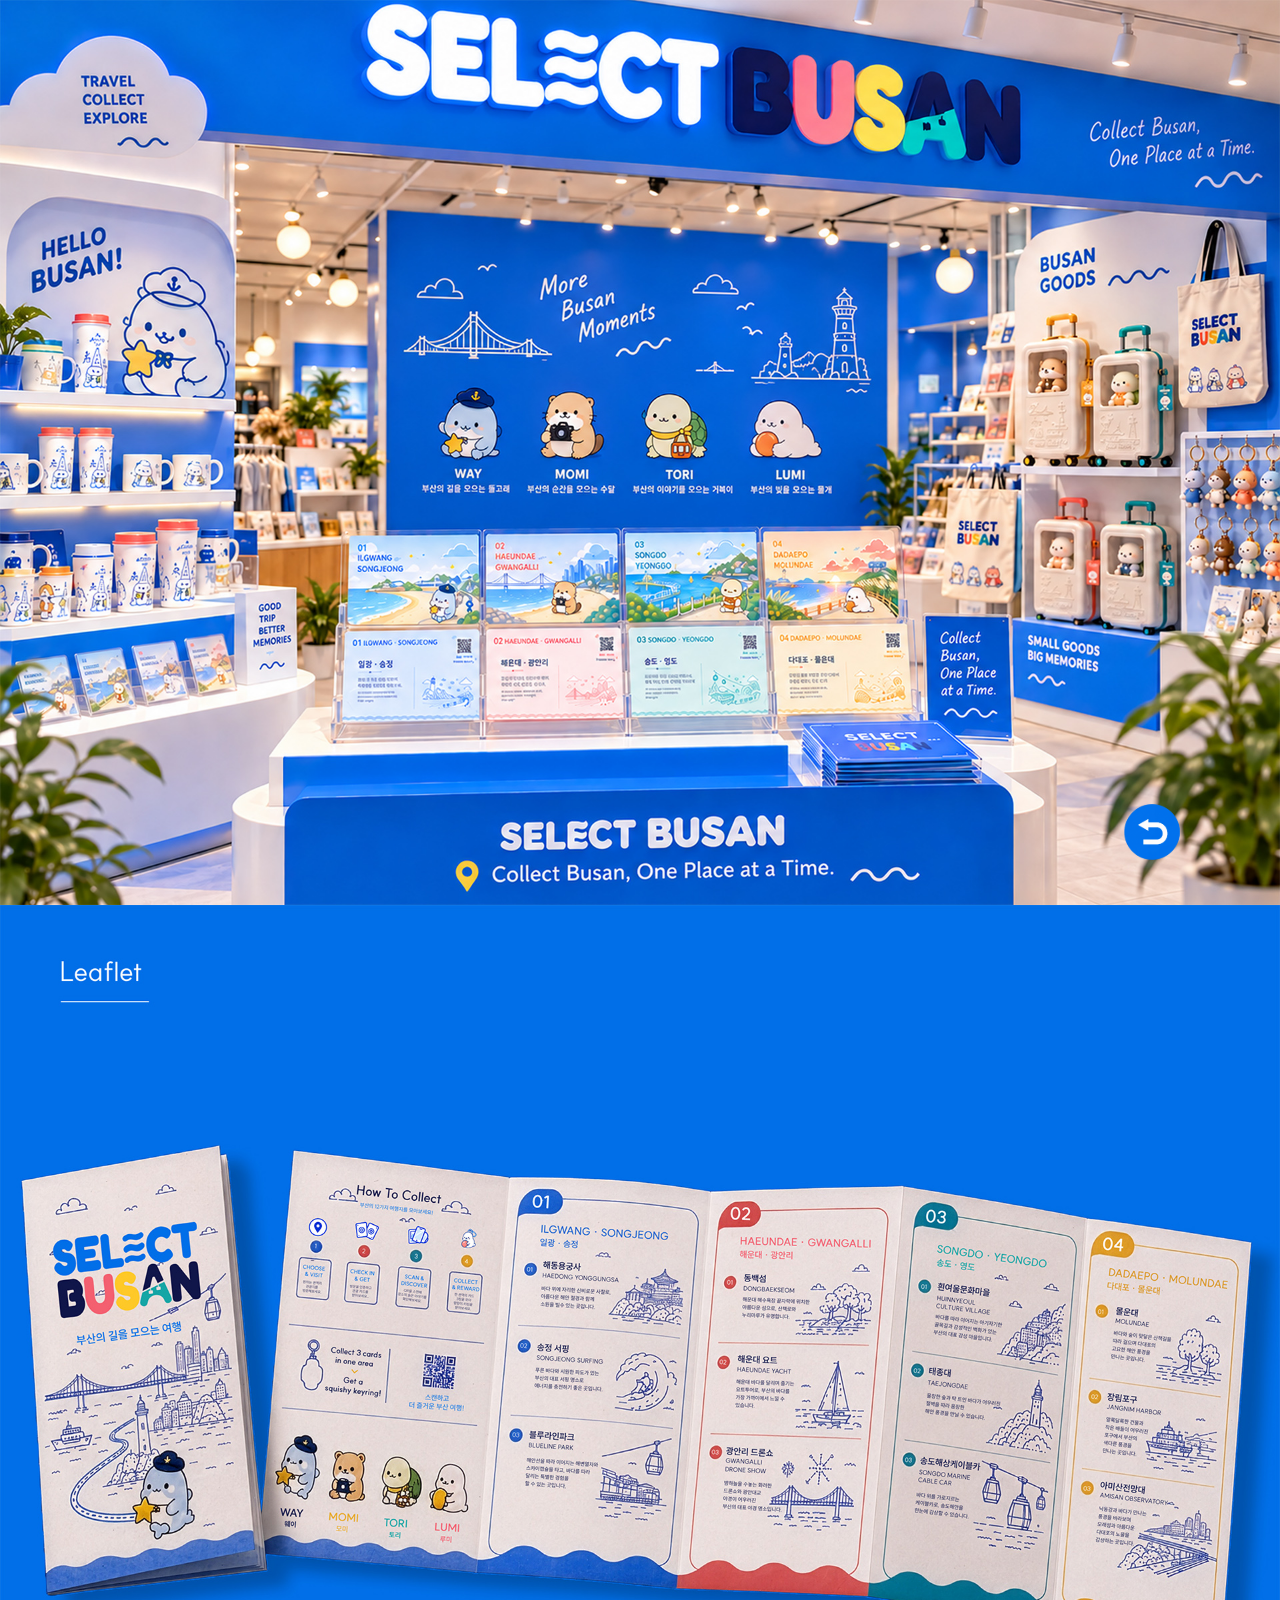
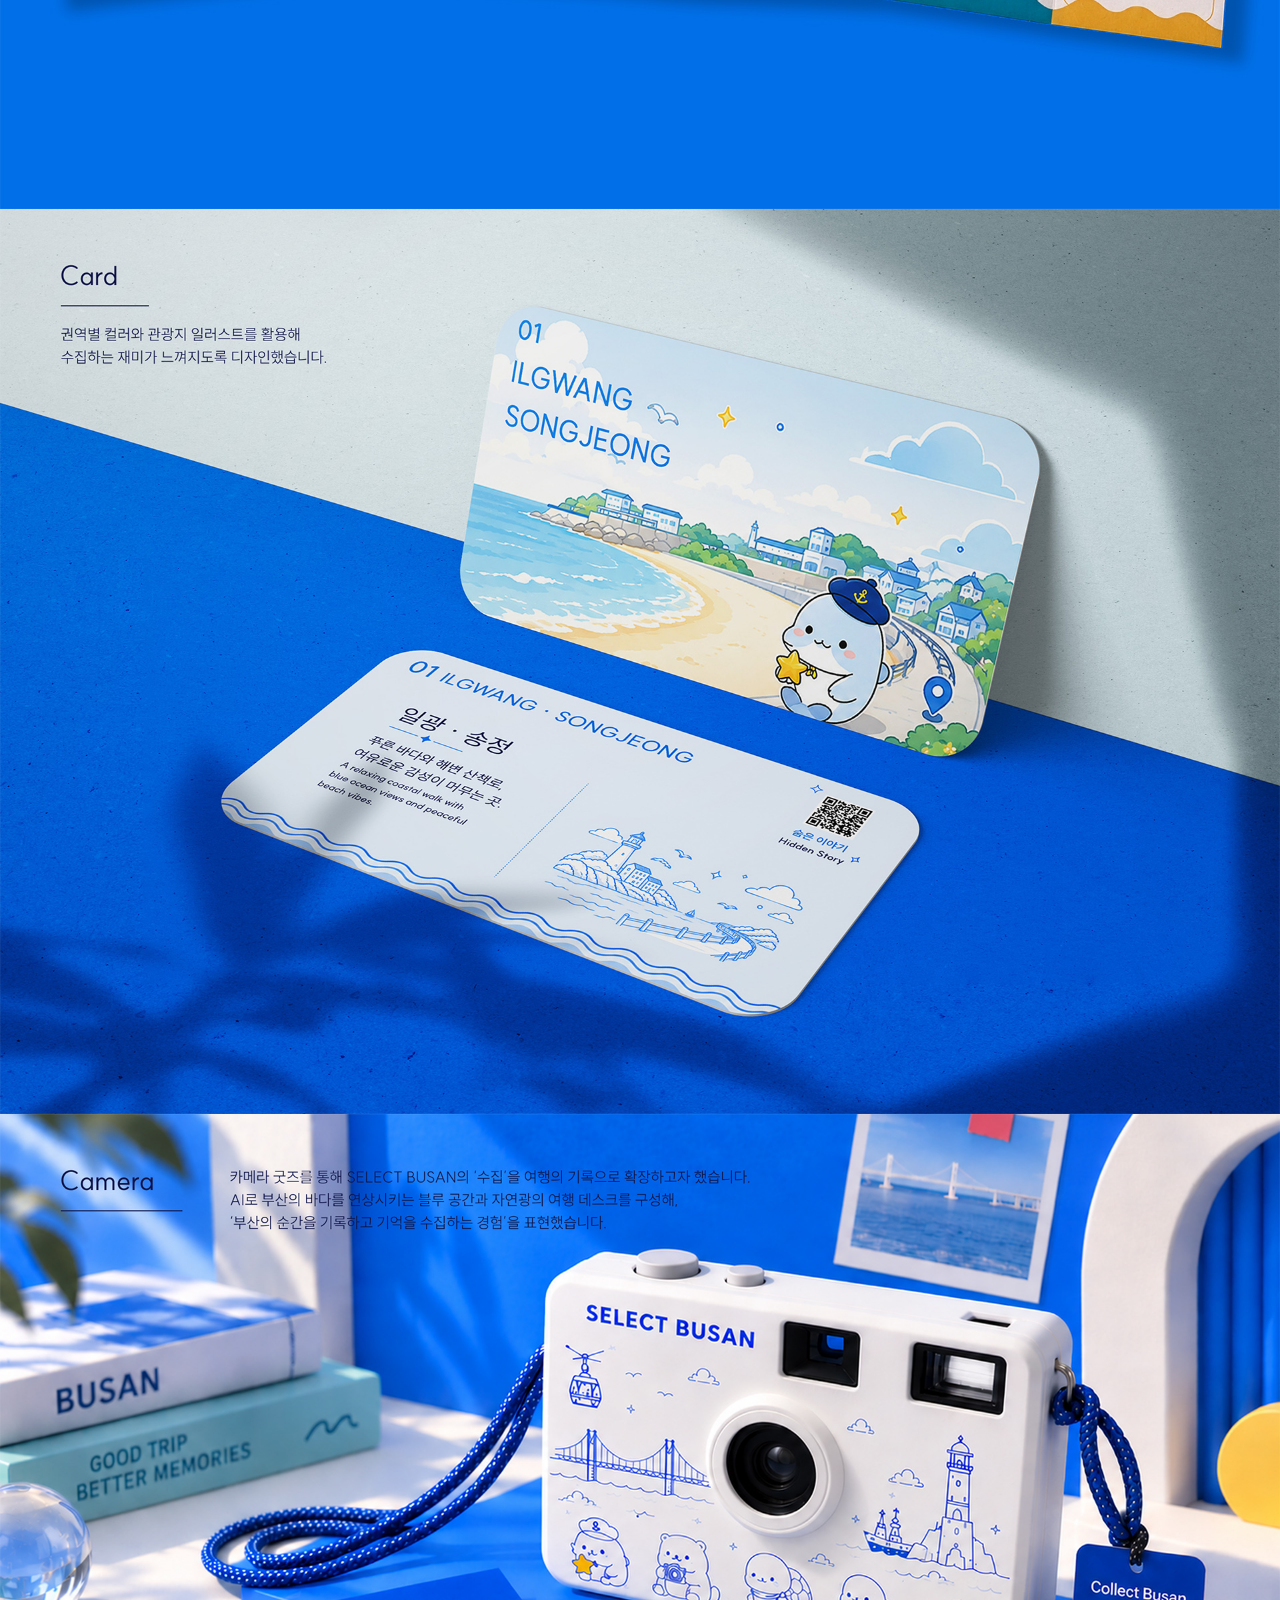
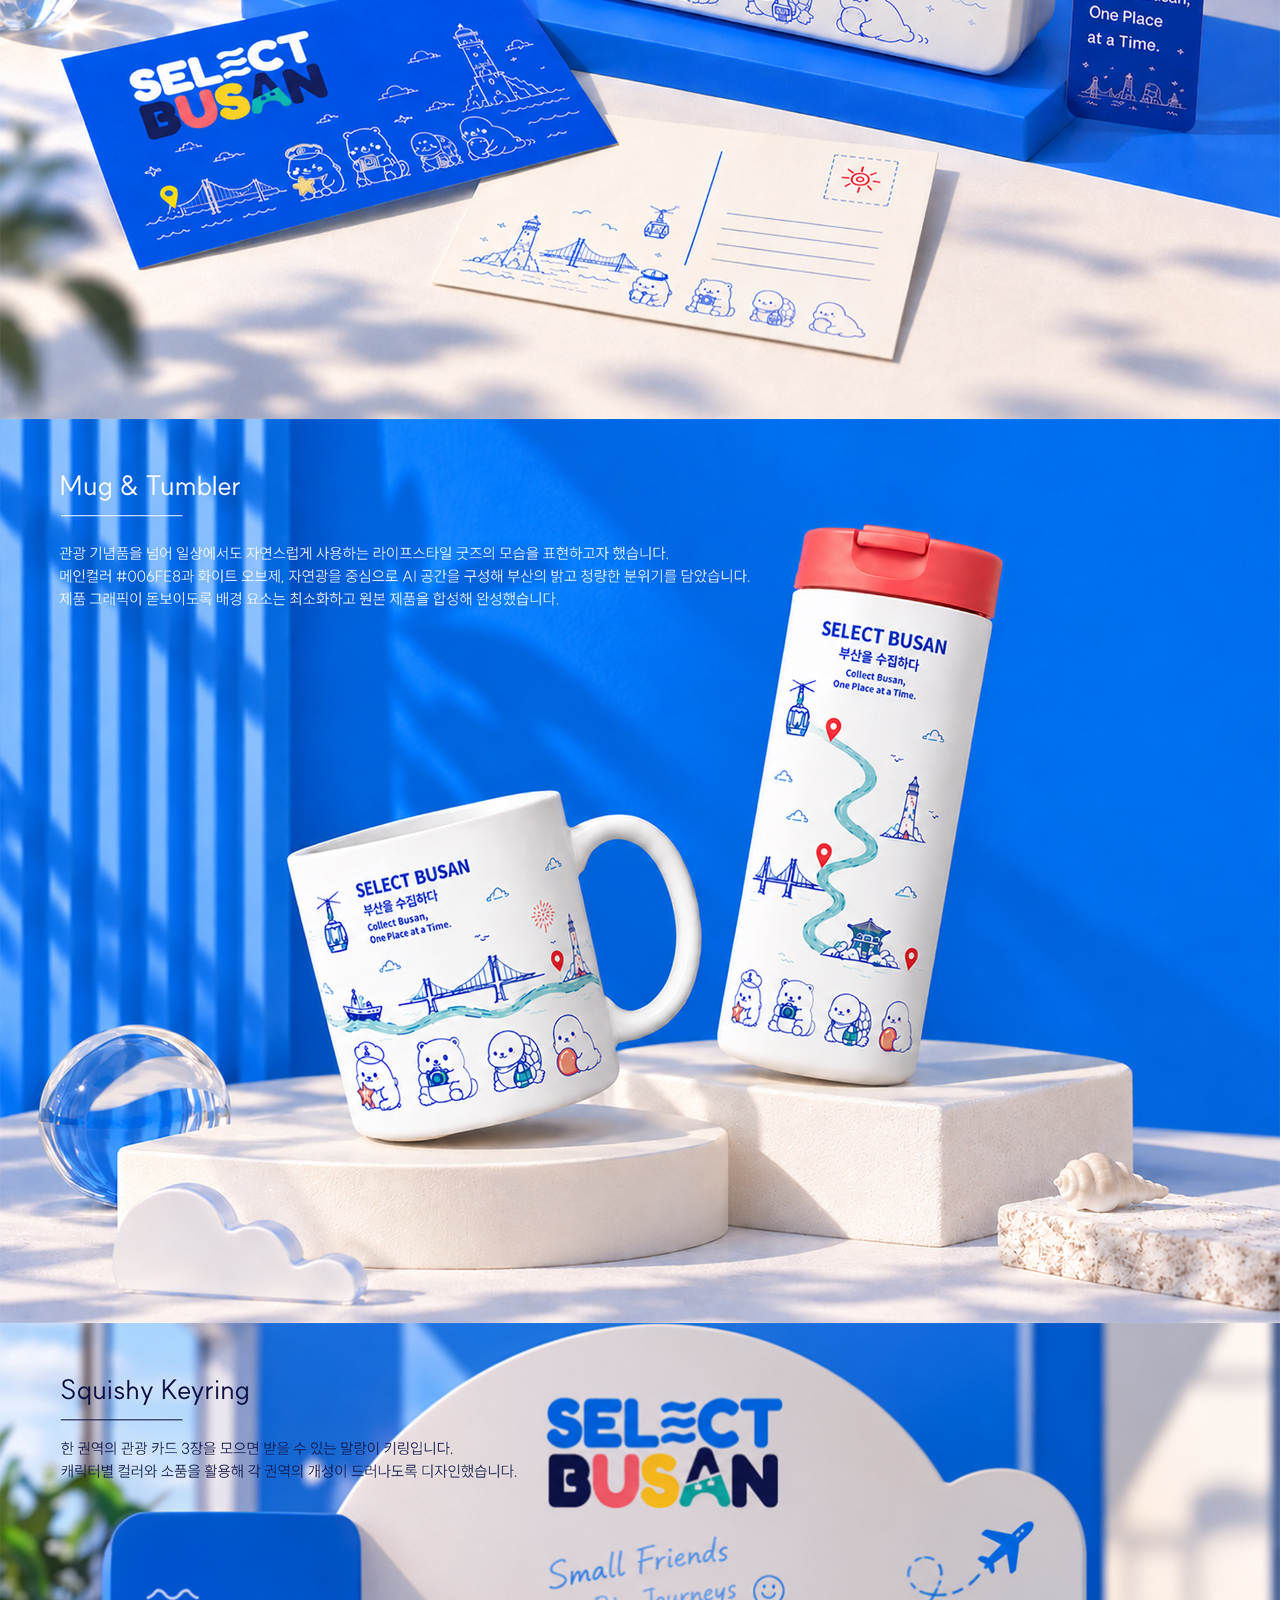
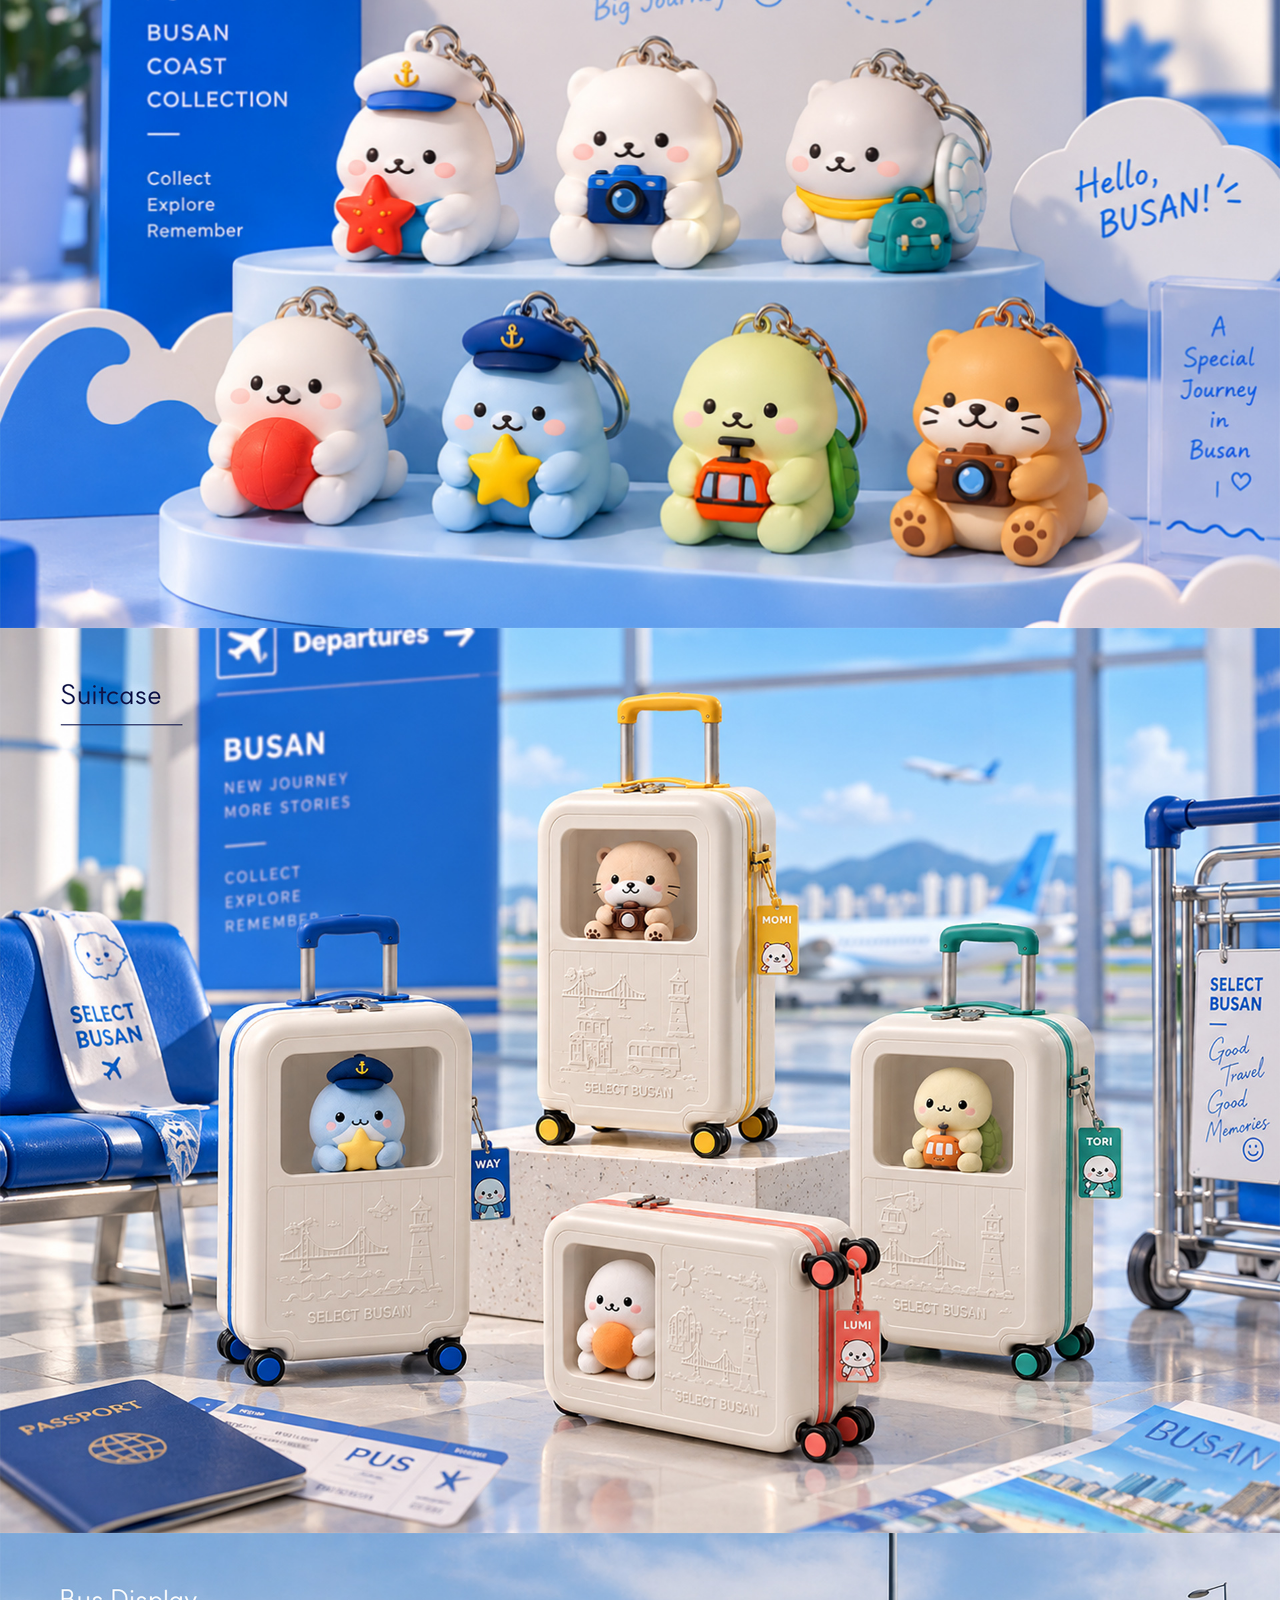
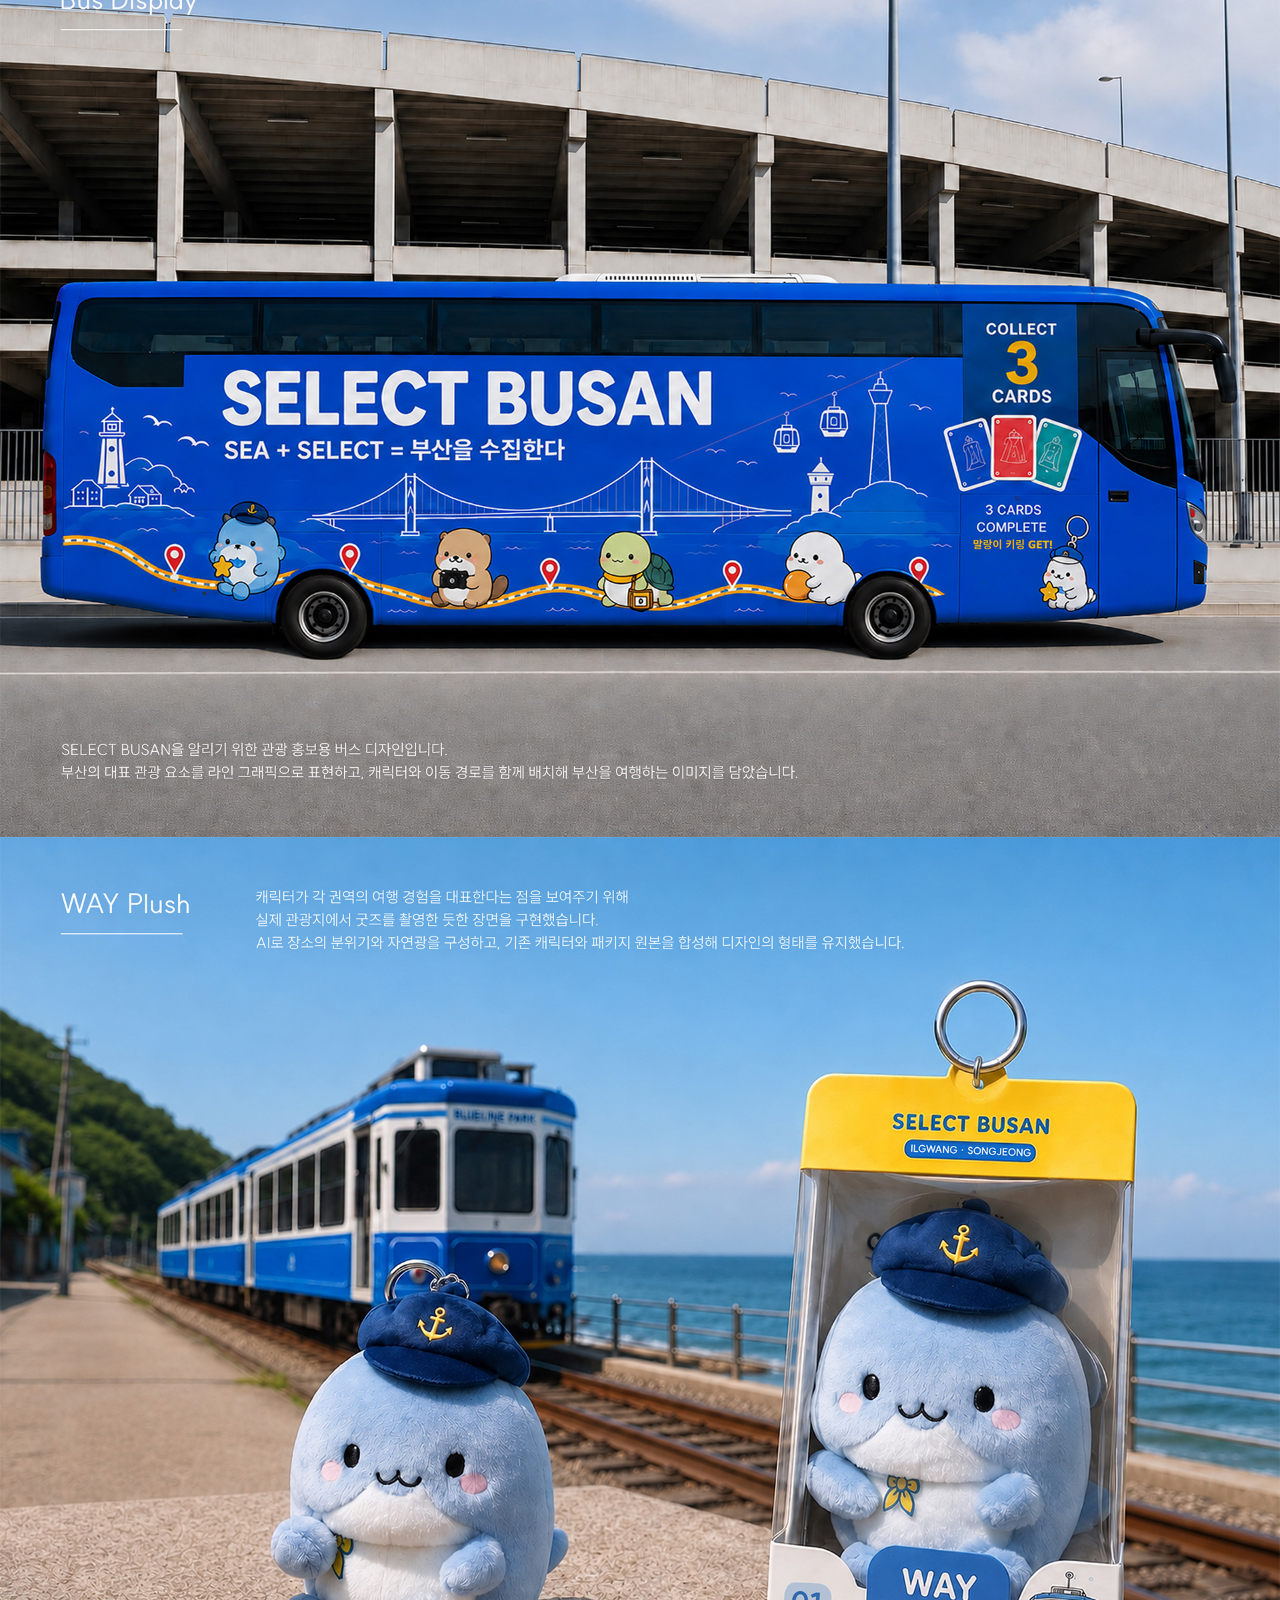
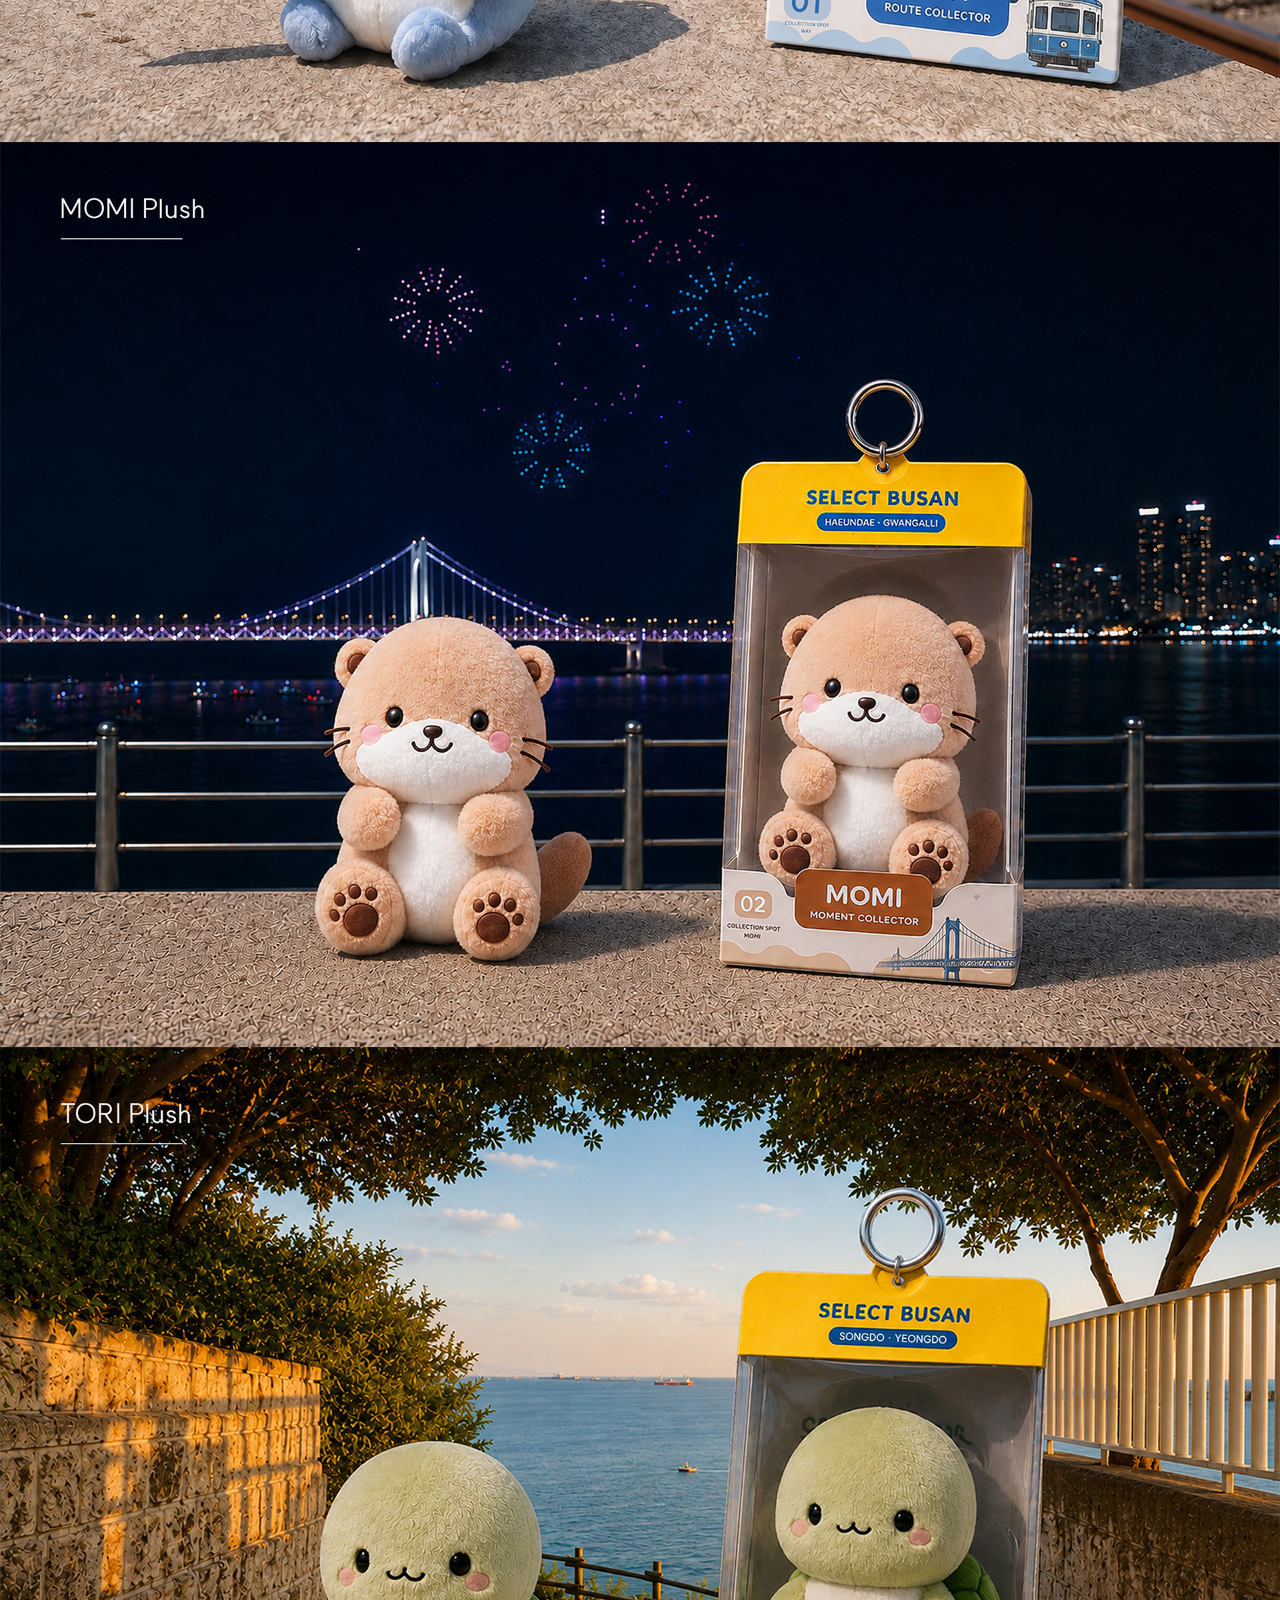
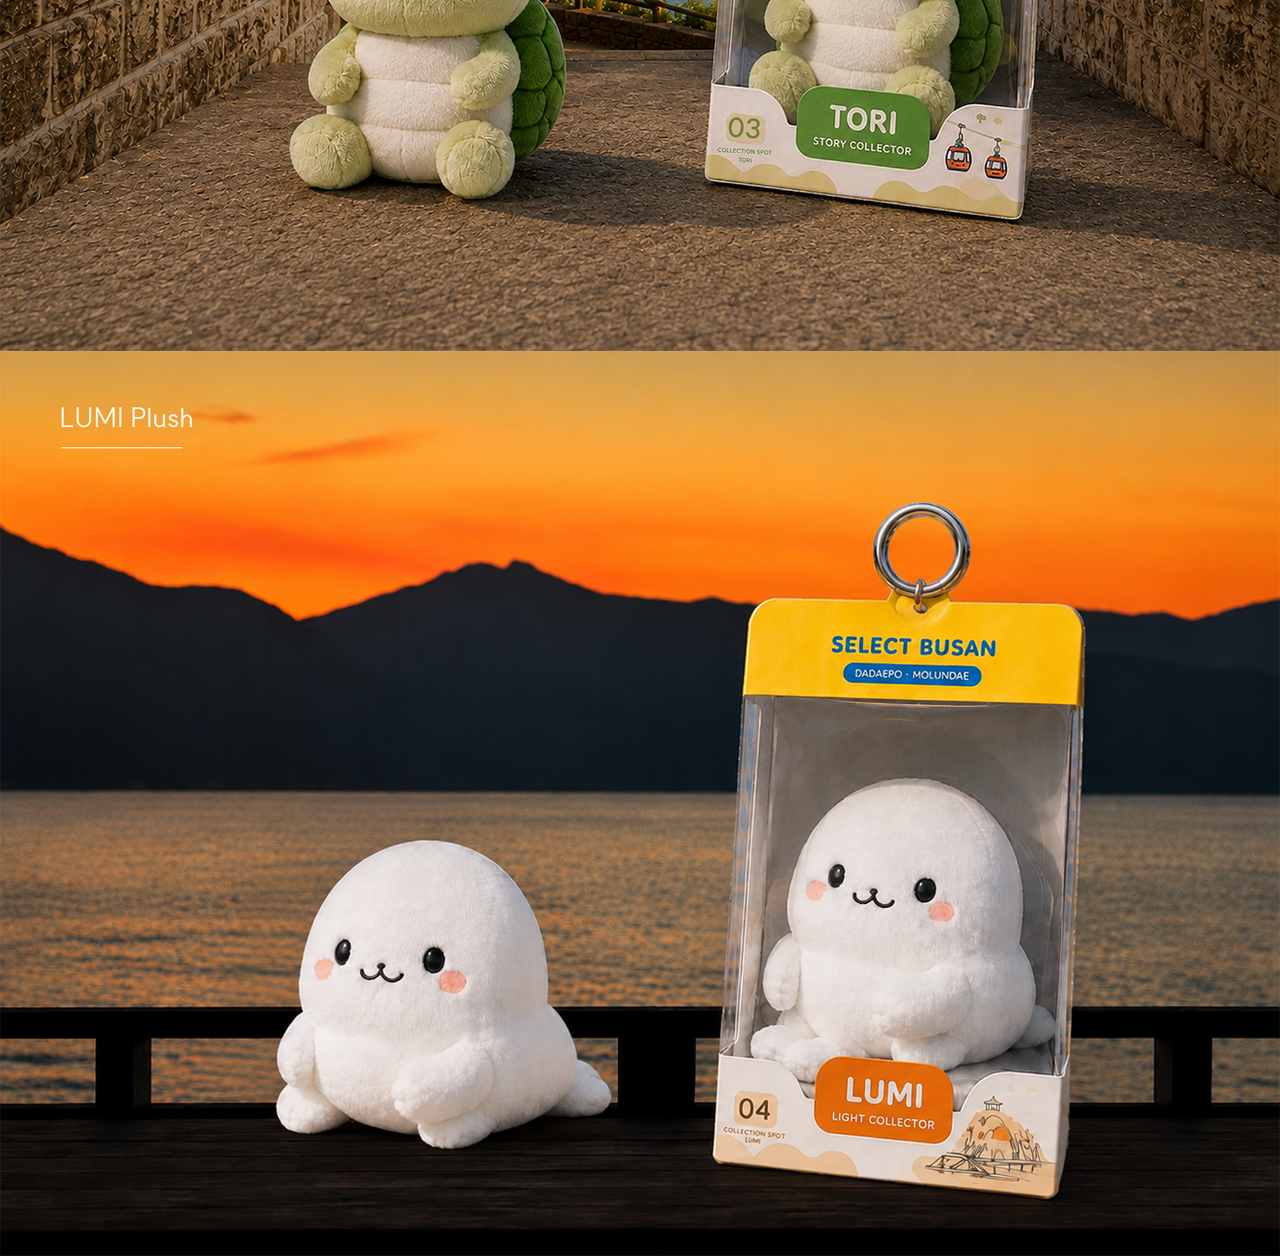
<file: guide/busan-mockup/index.html>
<!doctype html>
<html lang="ko">
	<head>
		<meta charset="utf-8">
		<meta http-equiv="X-UA-Compatible" content="IE=edge">
		<meta name="viewport" content="width=1320px">
		<title>SELECT BUSAN Mockup Guide</title>
    <link rel="shortcut icon" href="./images/favicon.png" type="image/x-icon">
		<link href="css/style.css" rel="stylesheet" type="text/css"> 
	</head>
  <body>
    <div>
     <img src="./images/19mockup_매장.jpg" alt="guide">
    </div>
    <div>
     <img src="./images/20mockup_리플릿.jpg" alt="guide">
    </div>
    <div>
     <img src="./images/21mockup_카드.jpg" alt="guide">
    </div>
    <div>
     <img src="./images/22mockup_카메라.jpg" alt="guide">
    </div>
    <div>
     <img src="./images/23mockup_머그,텀블러.jpg" alt="guide">
    </div>
    <div>
     <img src="./images/24mockup_키링.jpg" alt="guide">
    </div>
    <div>
     <img src="./images/25mockup_캐리어.jpg" alt="guide">
    </div>
    <div>
     <img src="./images/26mockup_버스.jpg" alt="guide">
    </div>
    <div>
     <img src="./images/27mockup_웨이.jpg" alt="guide">
    </div>
    <div>
     <img src="./images/28mockup_모미.jpg" alt="guide">
    </div>
    <div>
     <img src="./images/29mockup_토리.jpg" alt="guide">
    </div>
    <div>
     <img src="./images/30mockup_루미.jpg" alt="guide">
    </div>
	<div class="top fixed">
		<a href="#"><img src="images/top.png" alt="top"></a>
	</div>
	<div class="fixed2">
		<a href="../../index.html#branding" onclick="window.close()"><img src="images/back.png" alt="back"></a>
	</div>
	<script src="js/jquery-1.12.3.js"></script>
	<script src="js/sub_script.js"></script>
  </body>
</html>
</file>
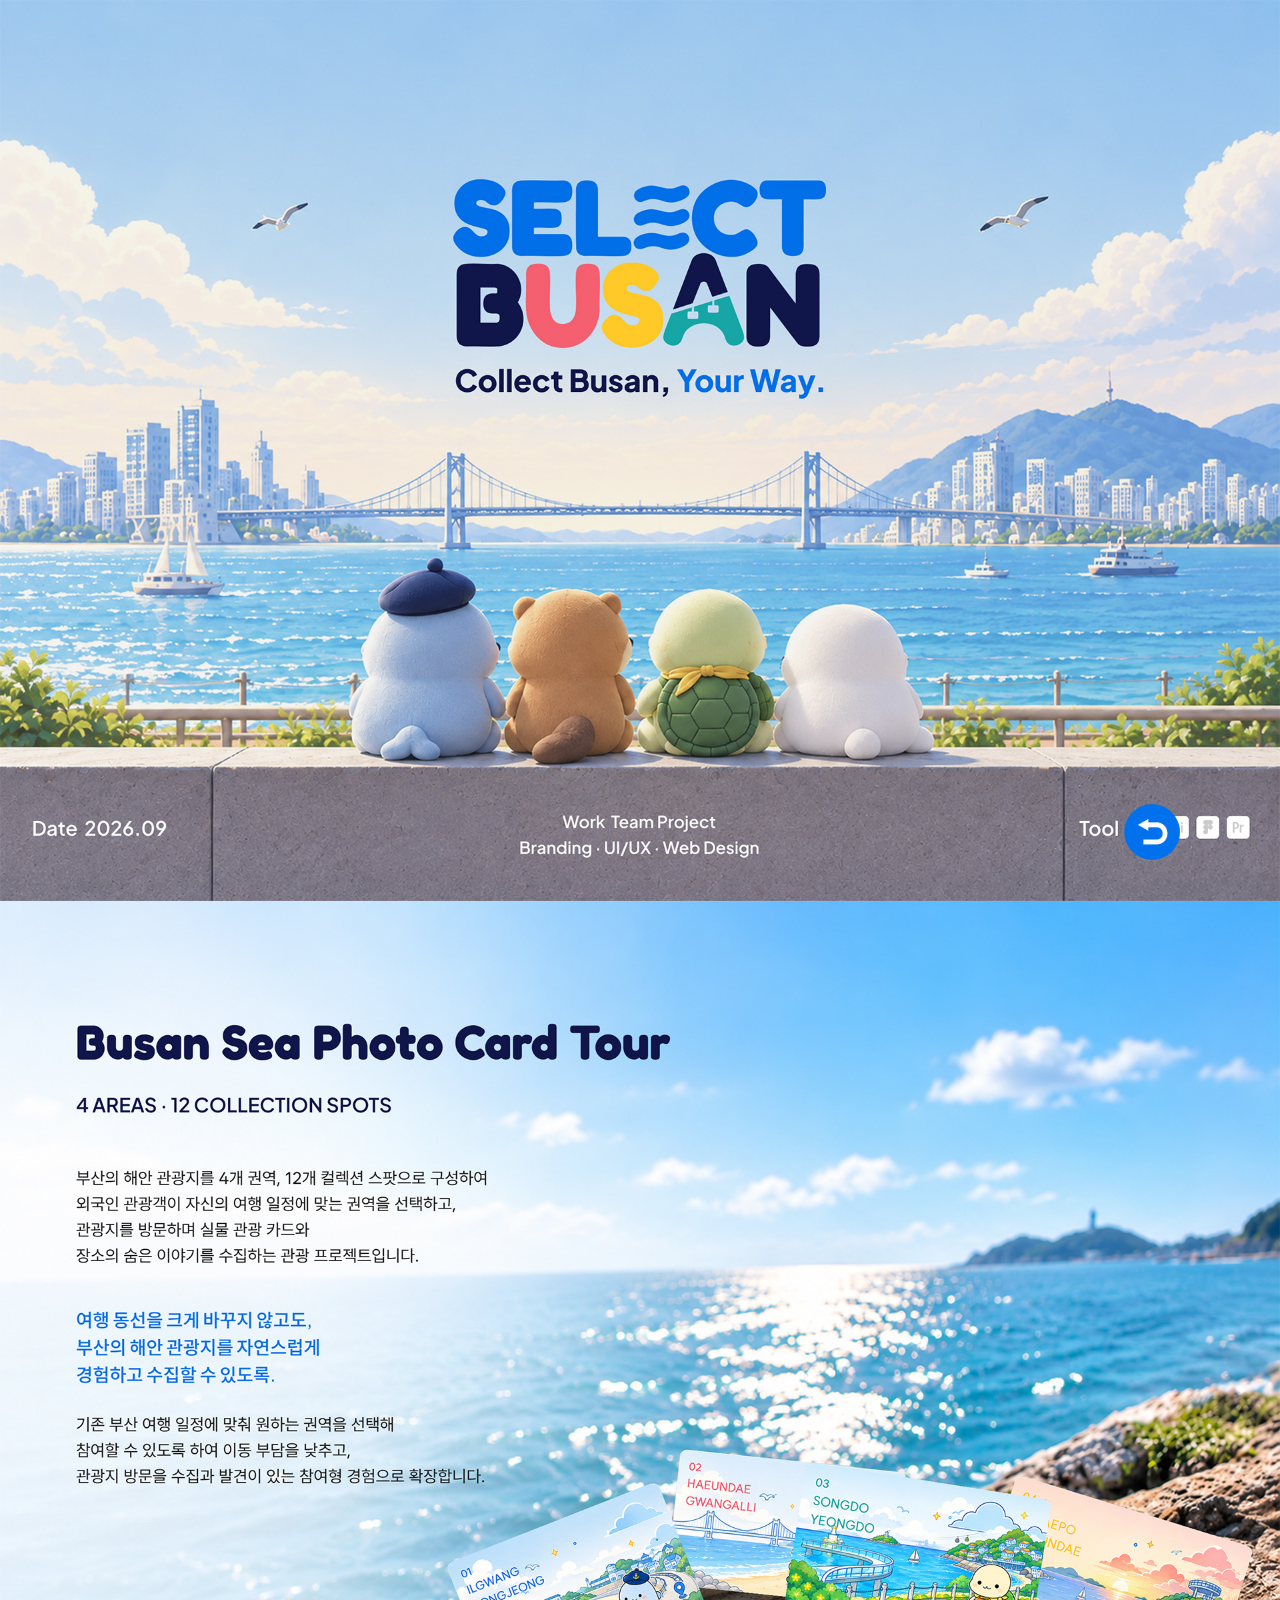
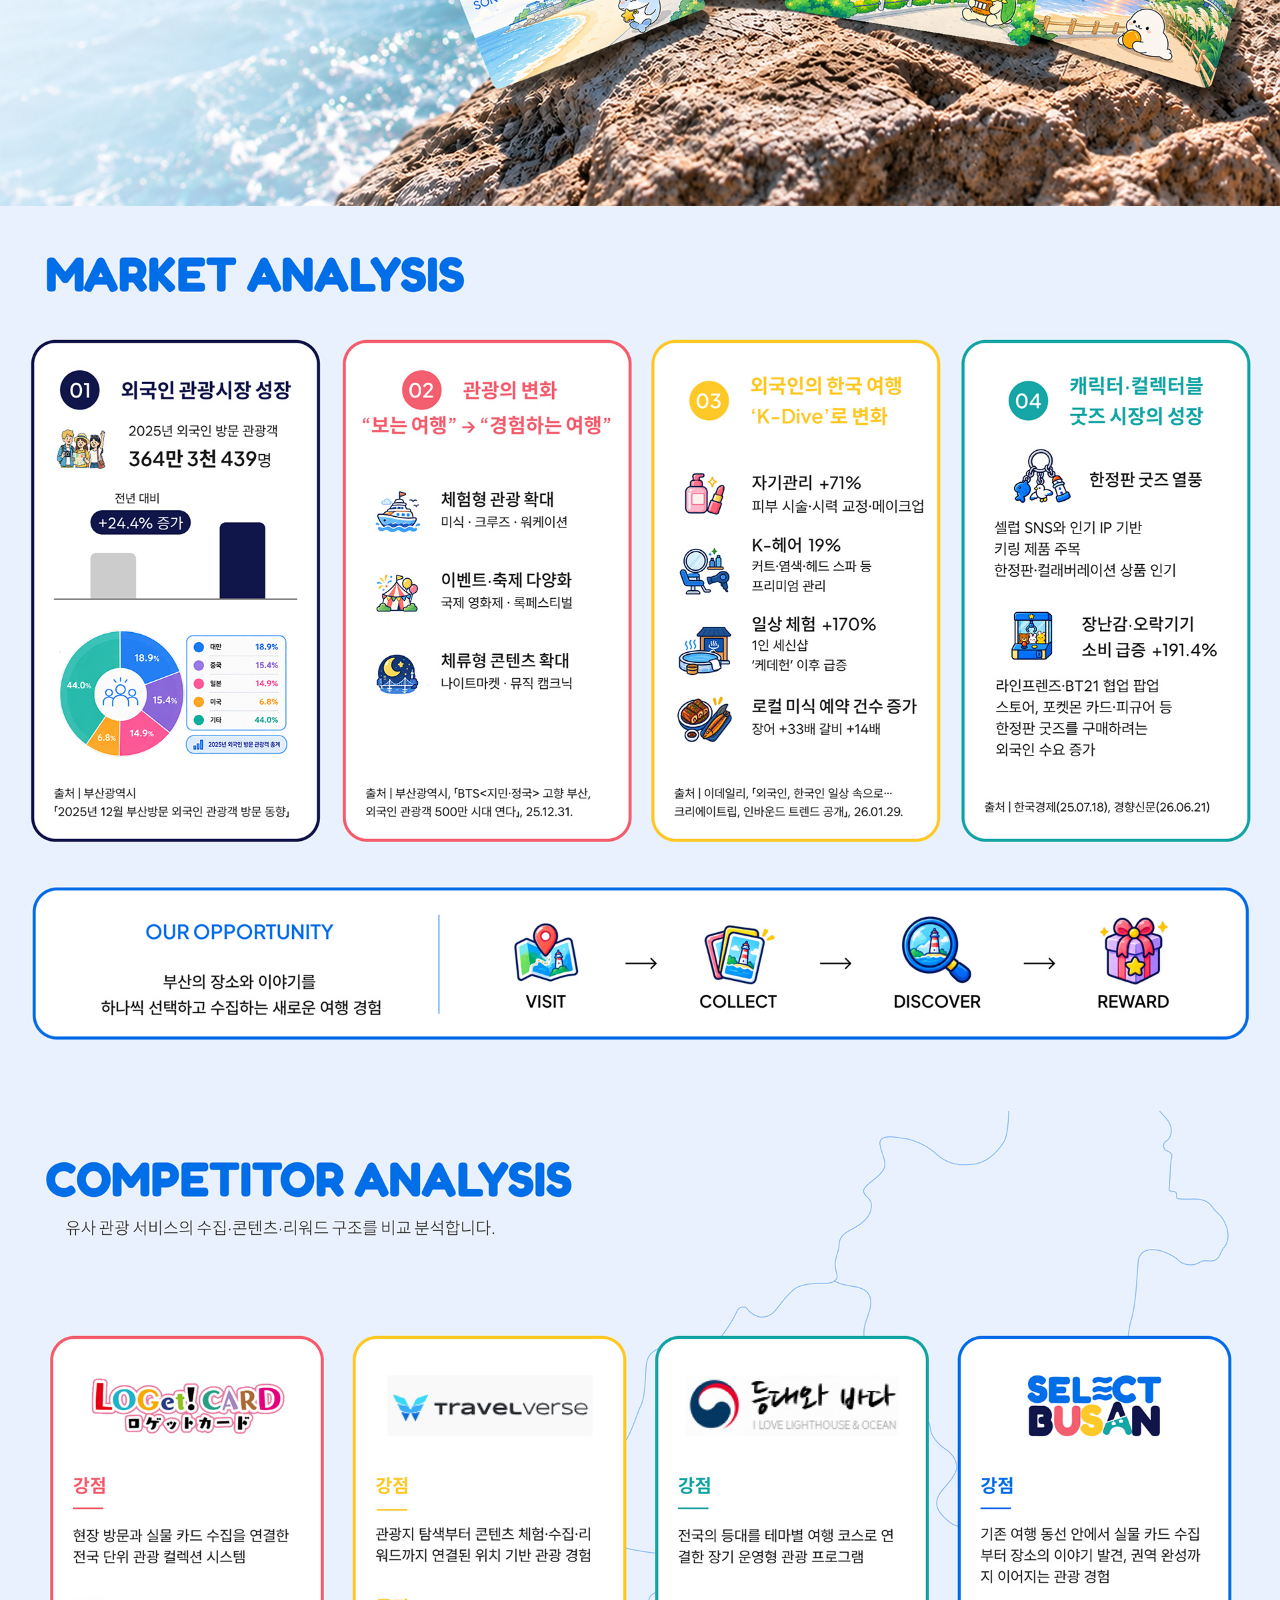
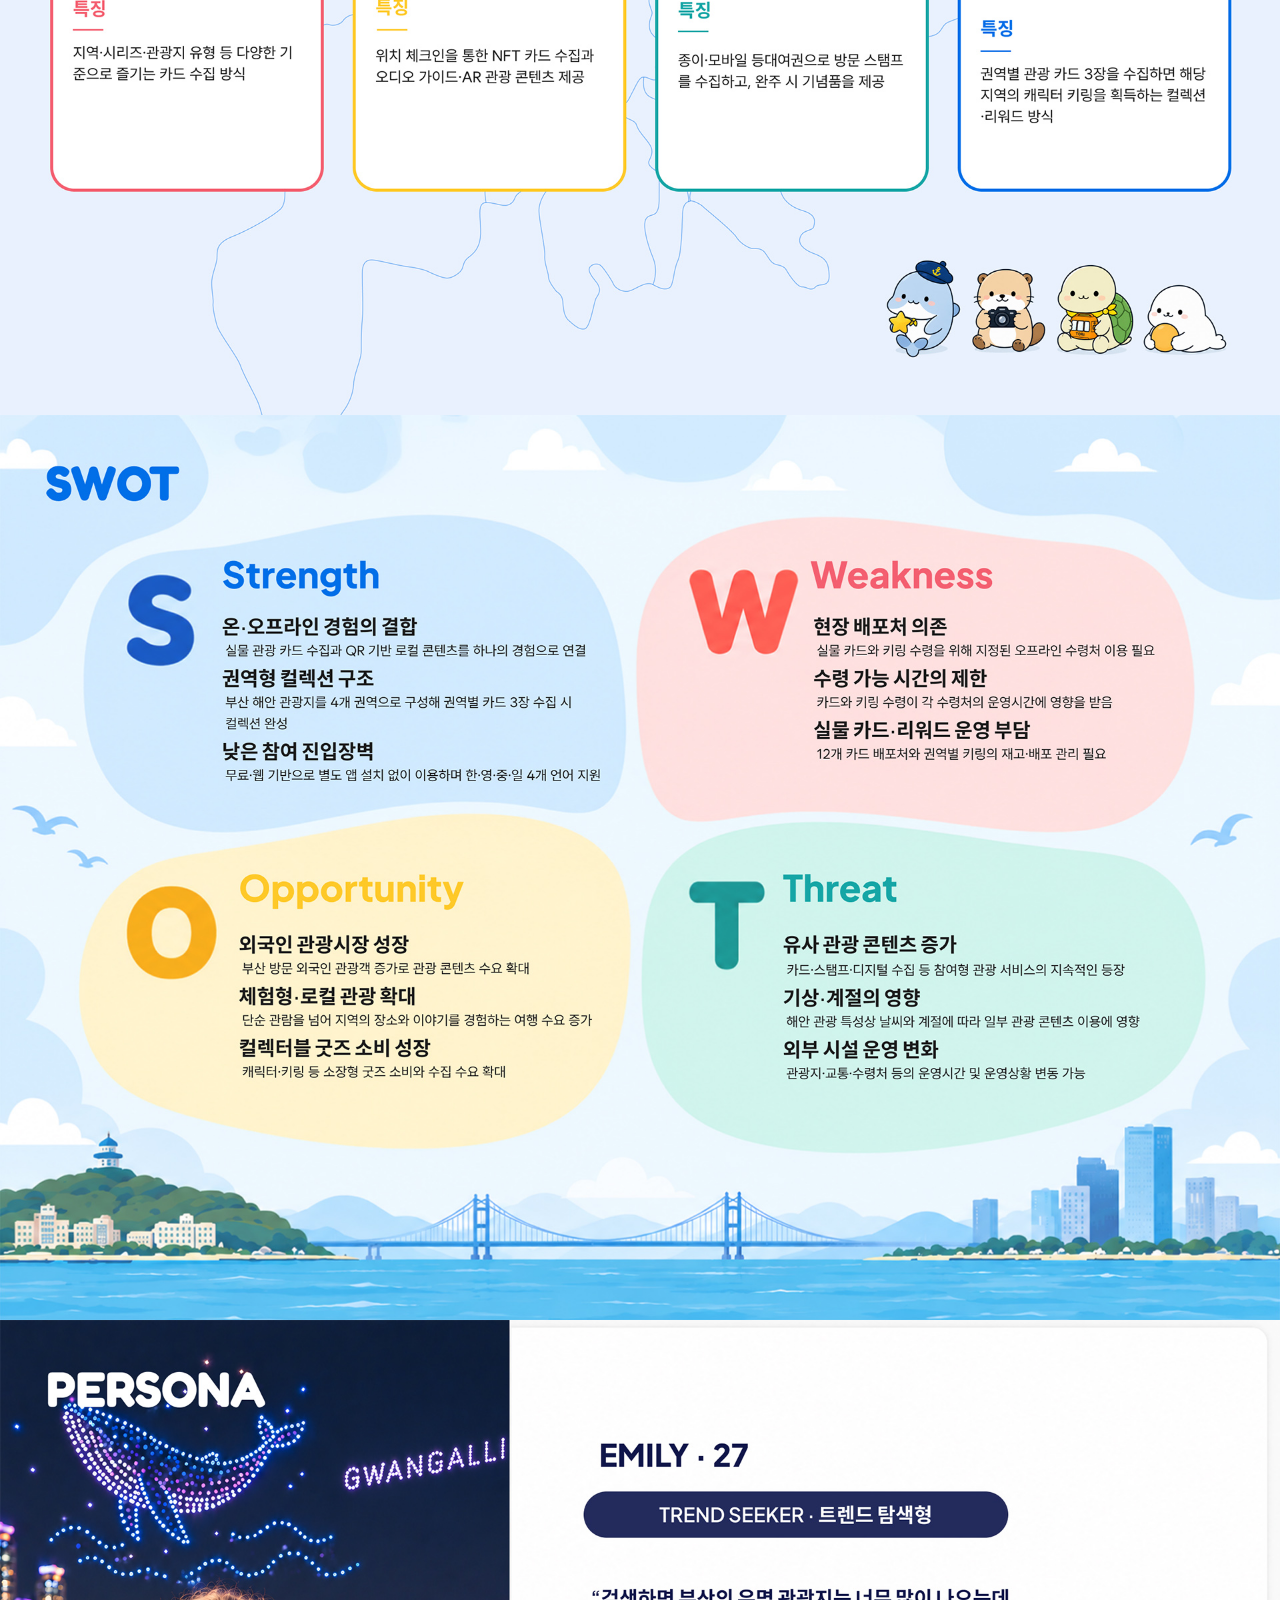
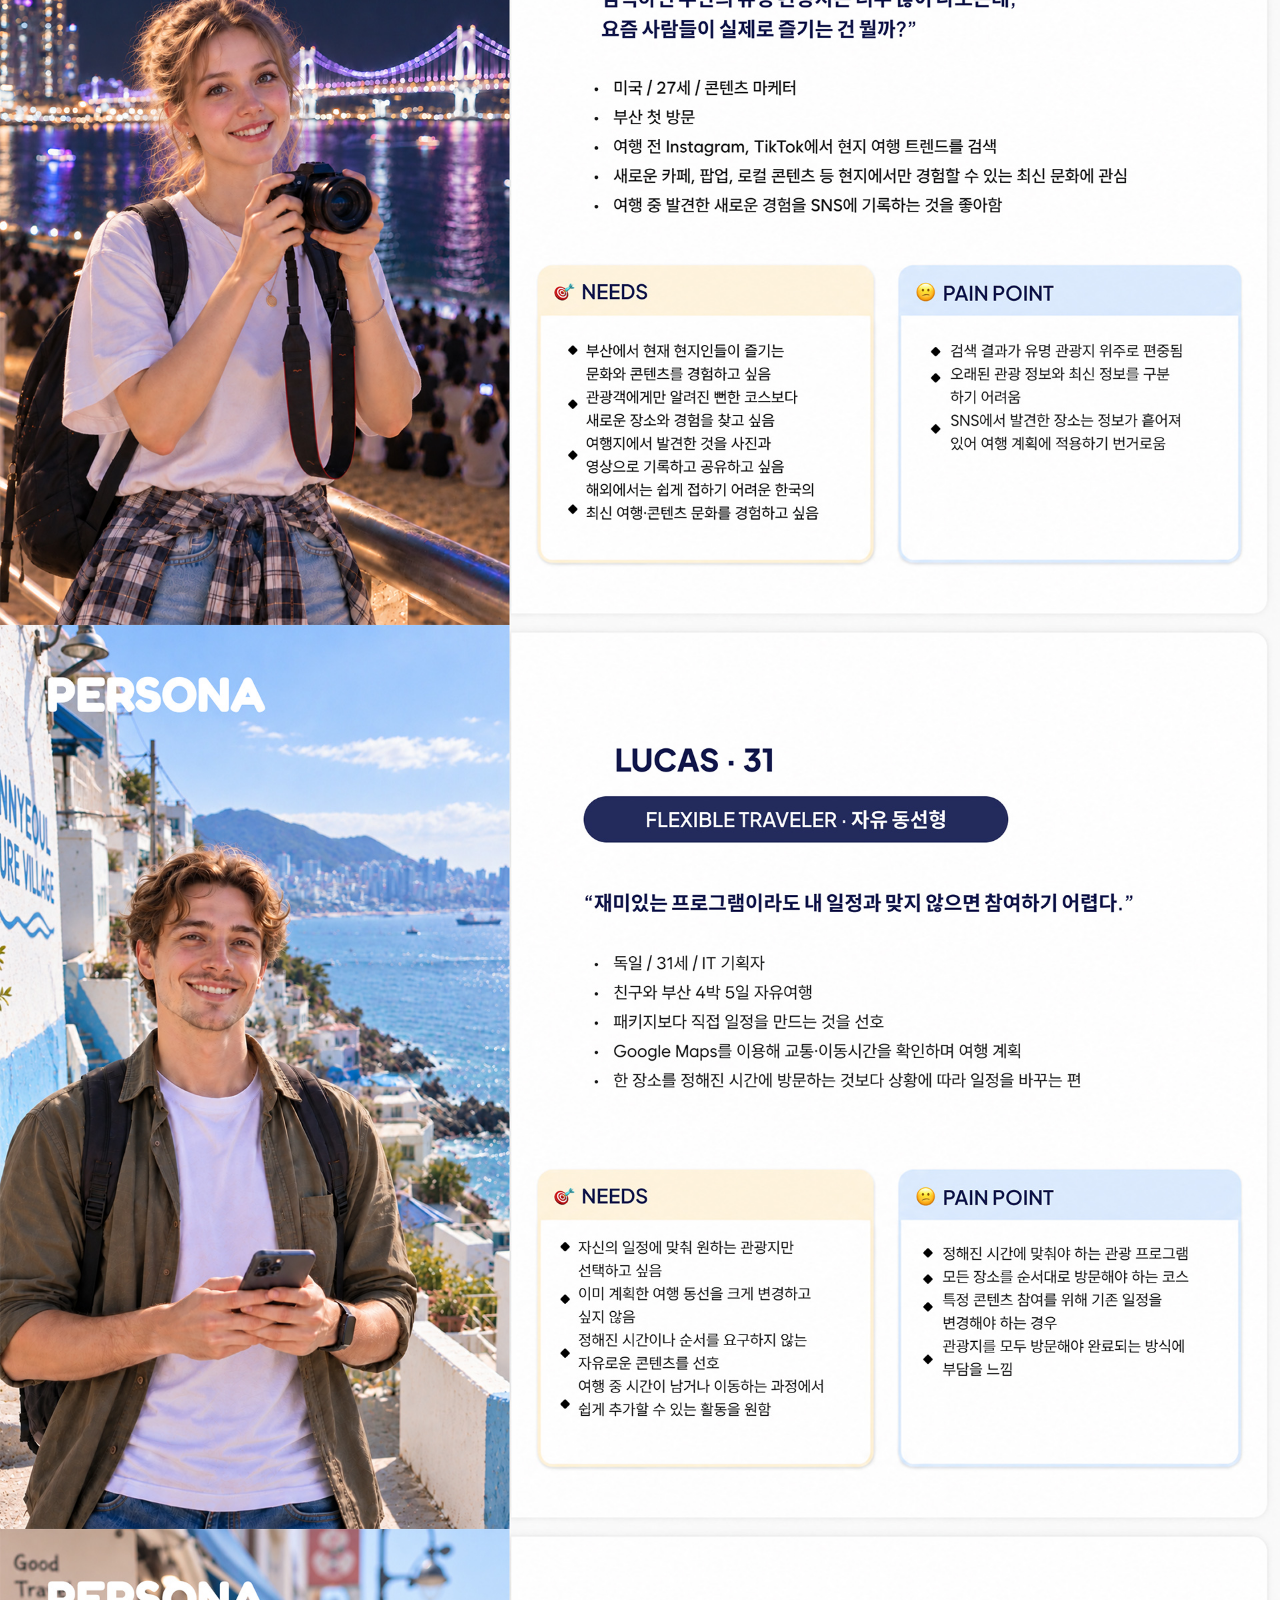
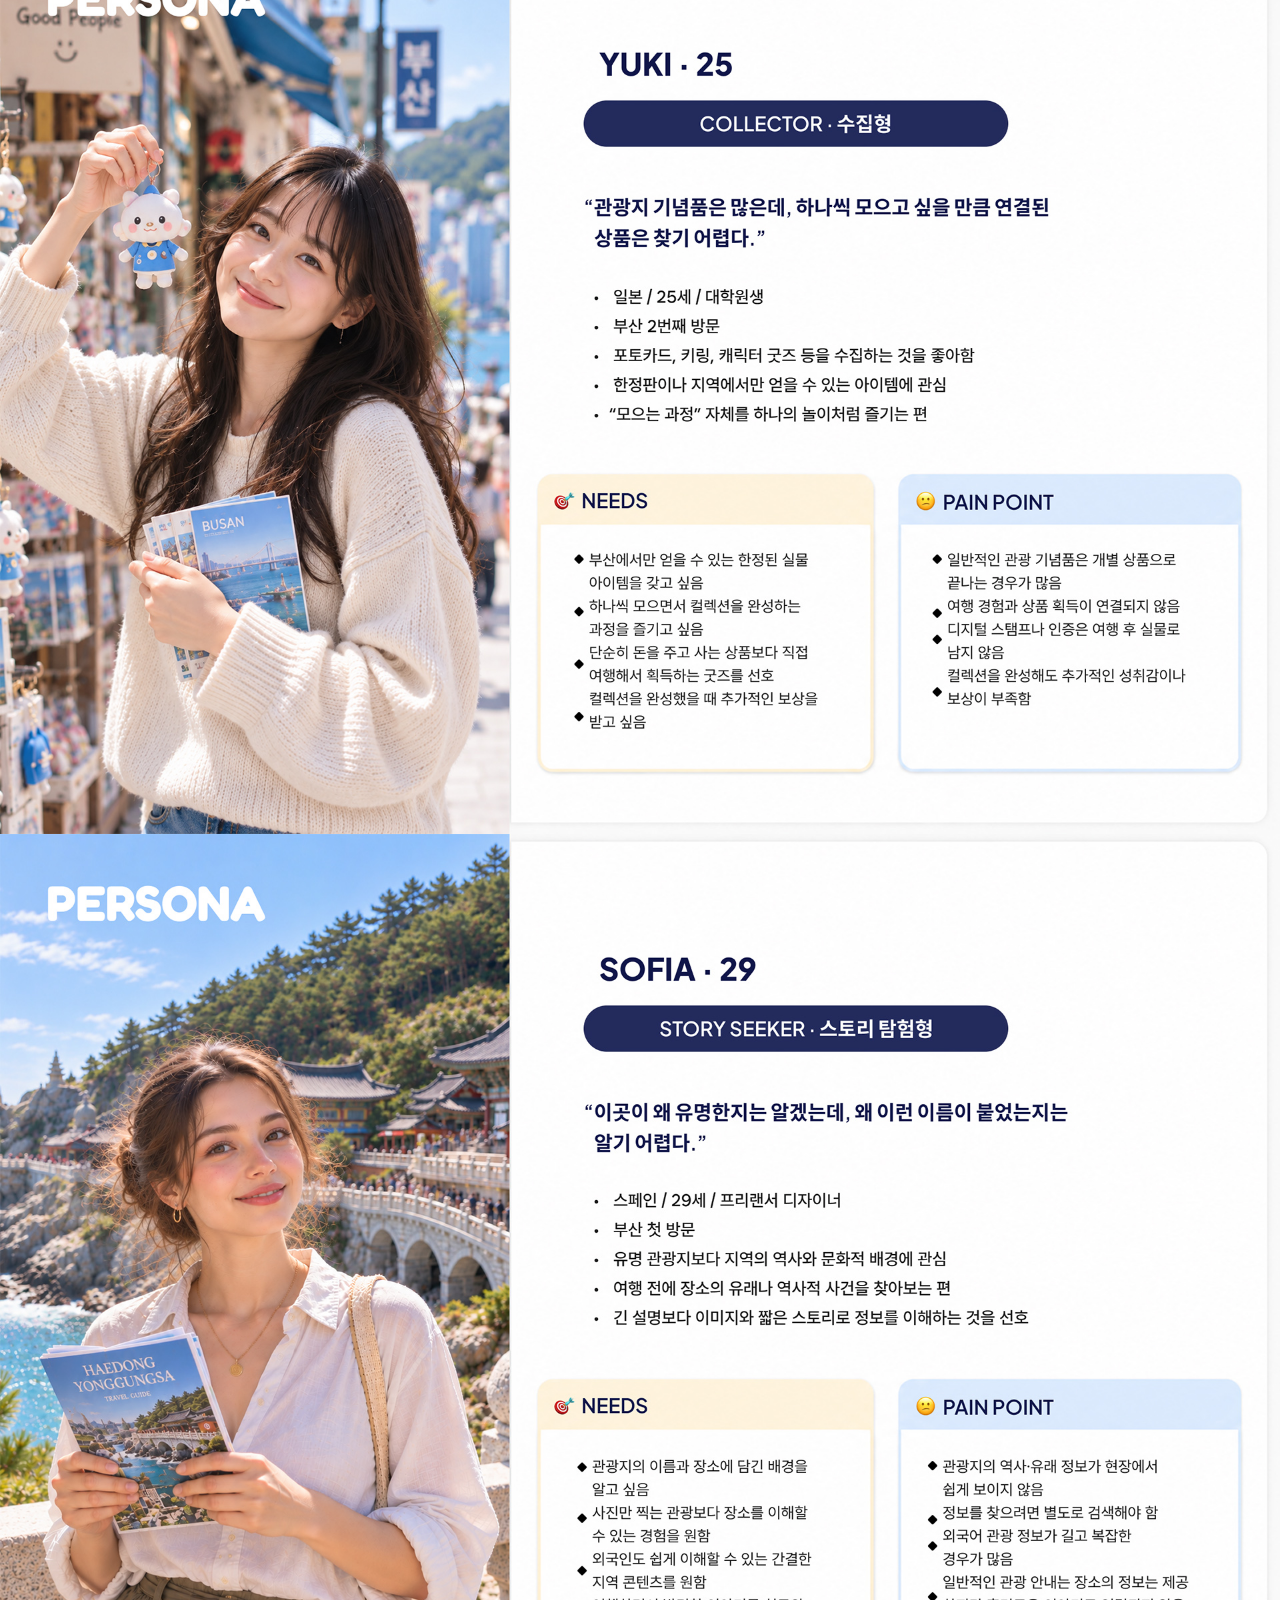
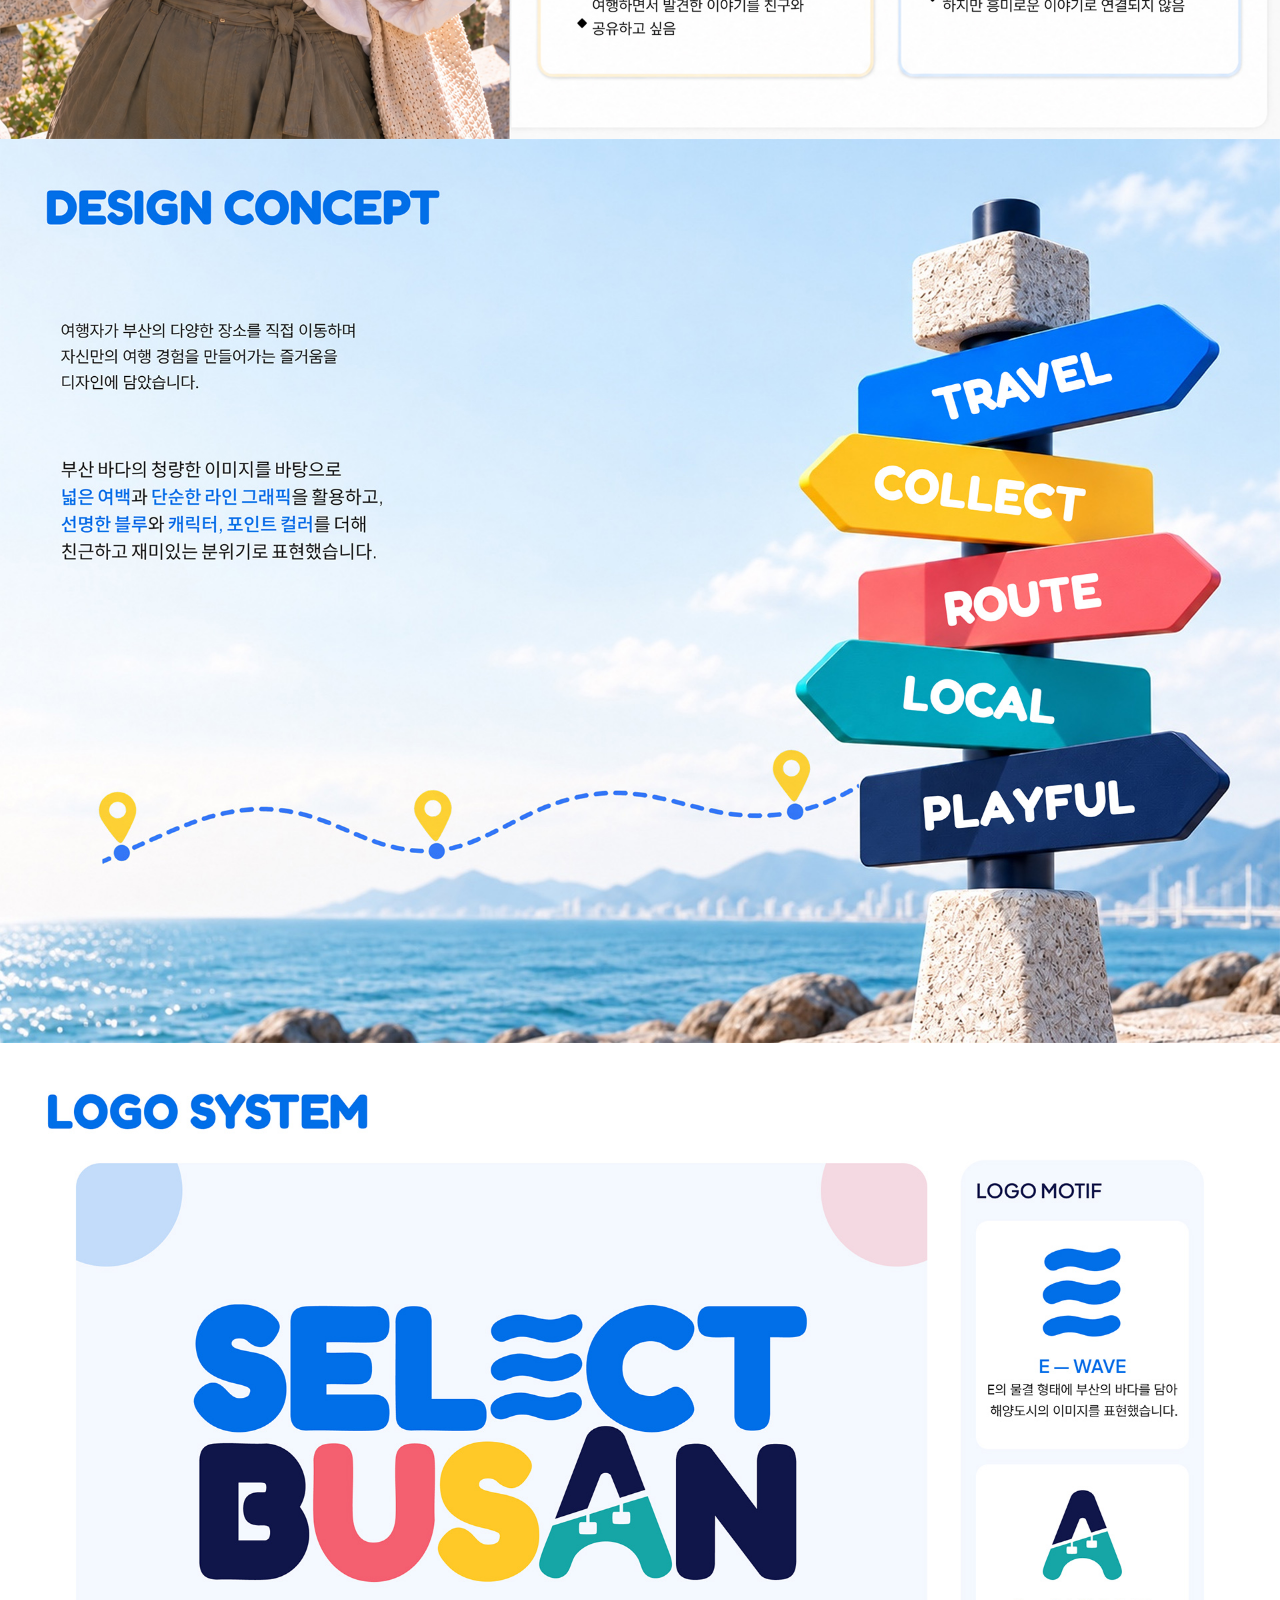
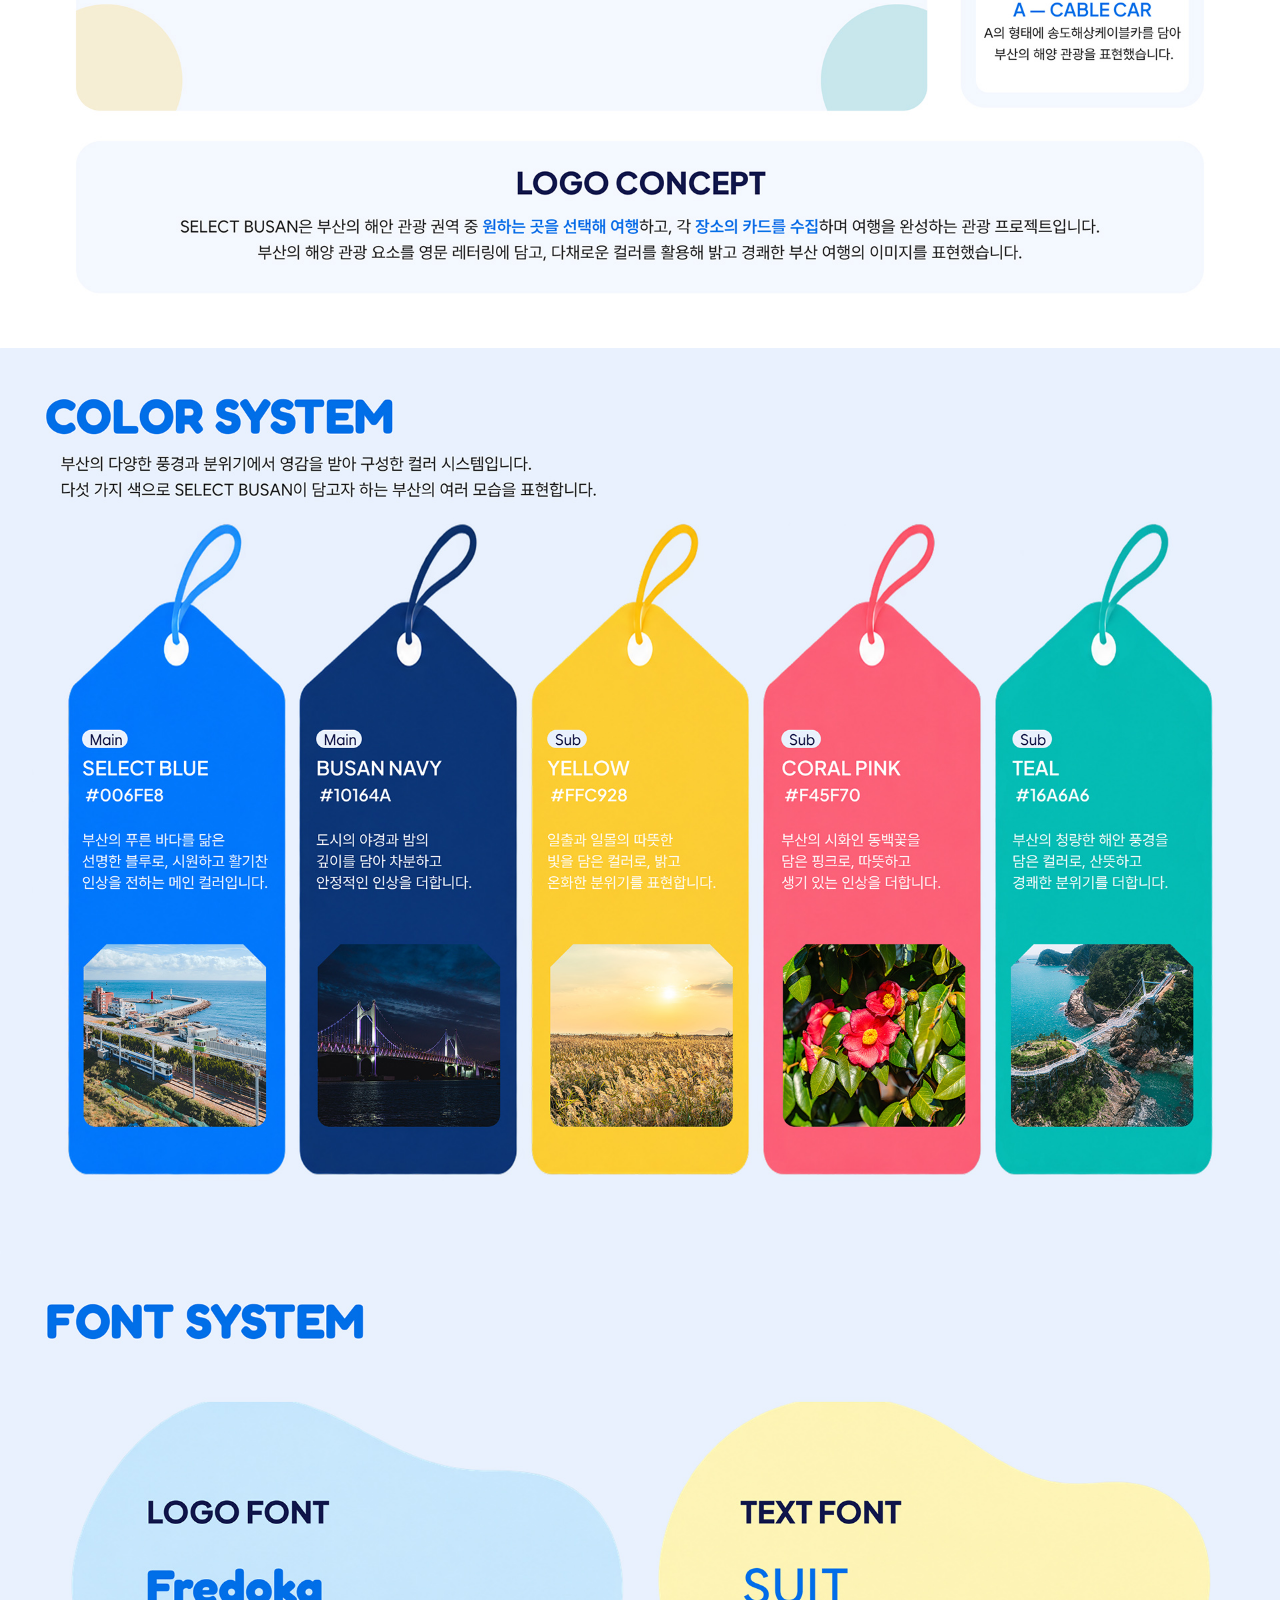
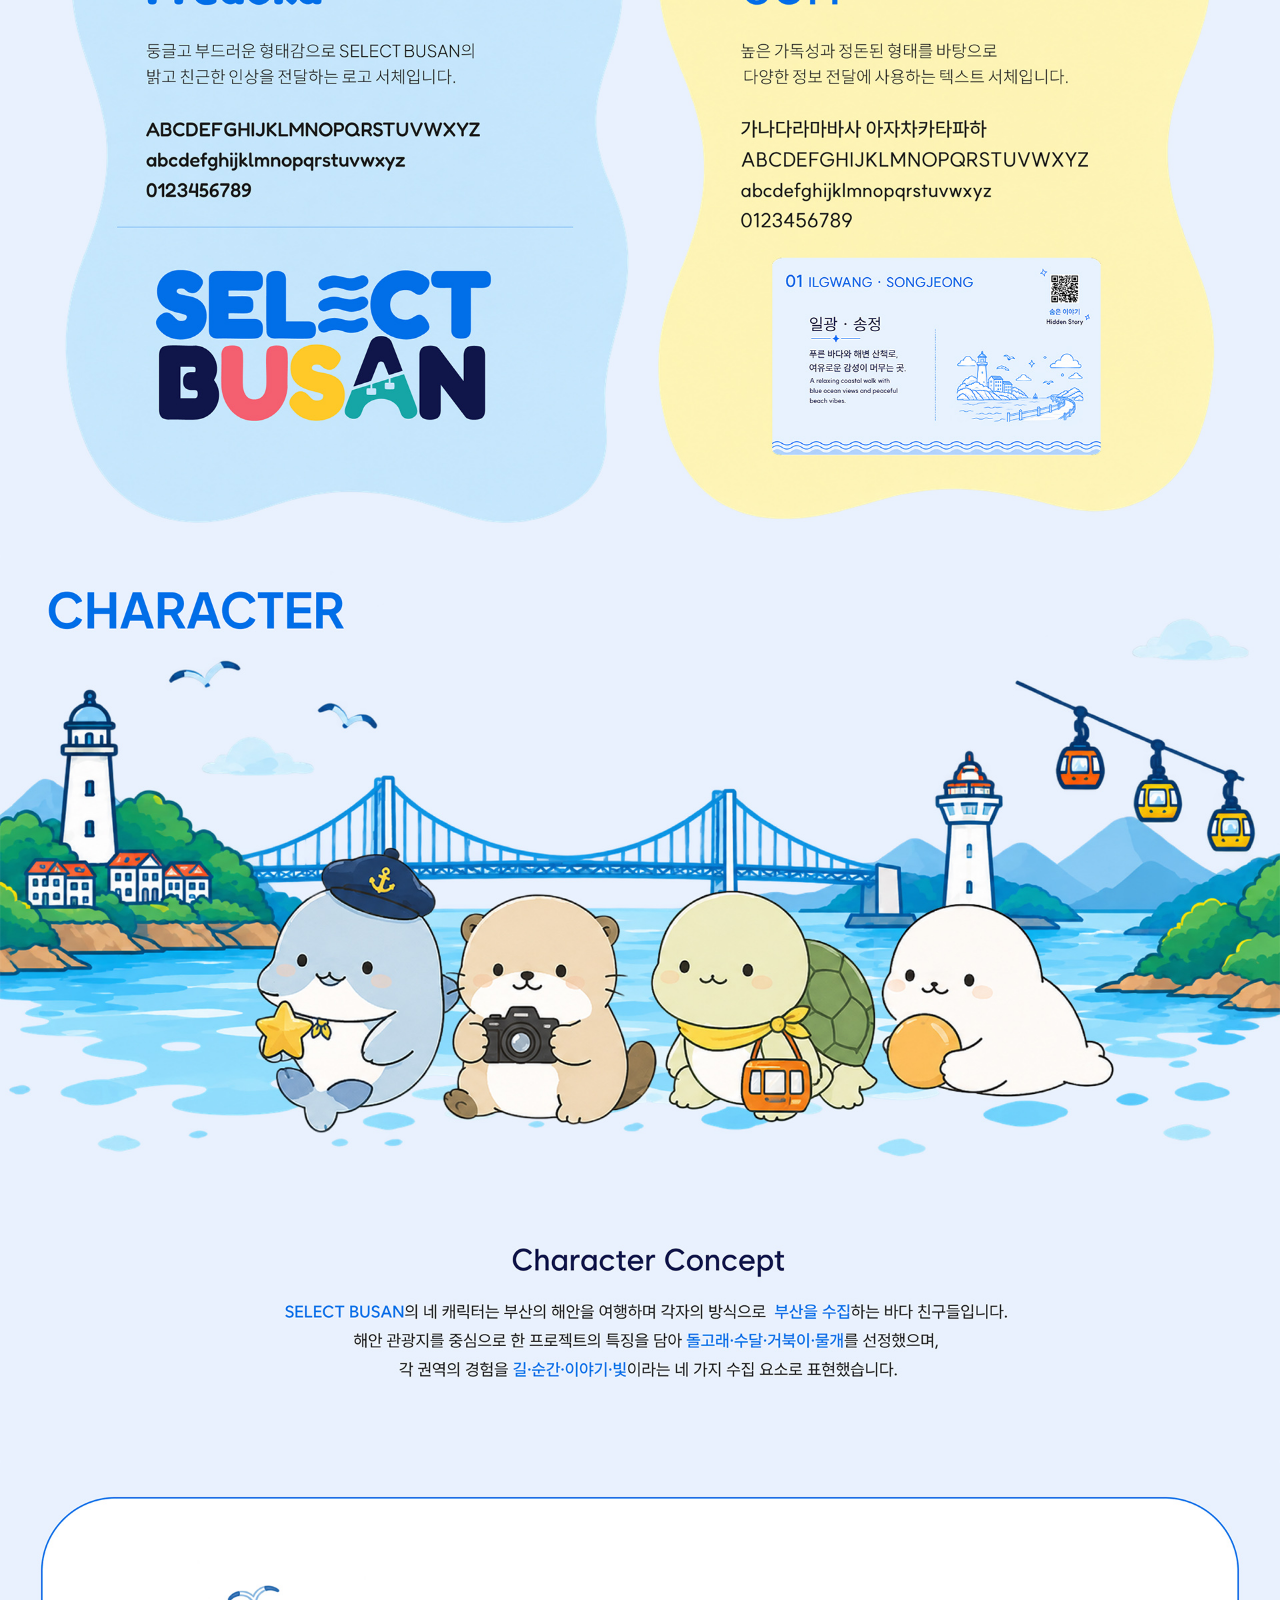
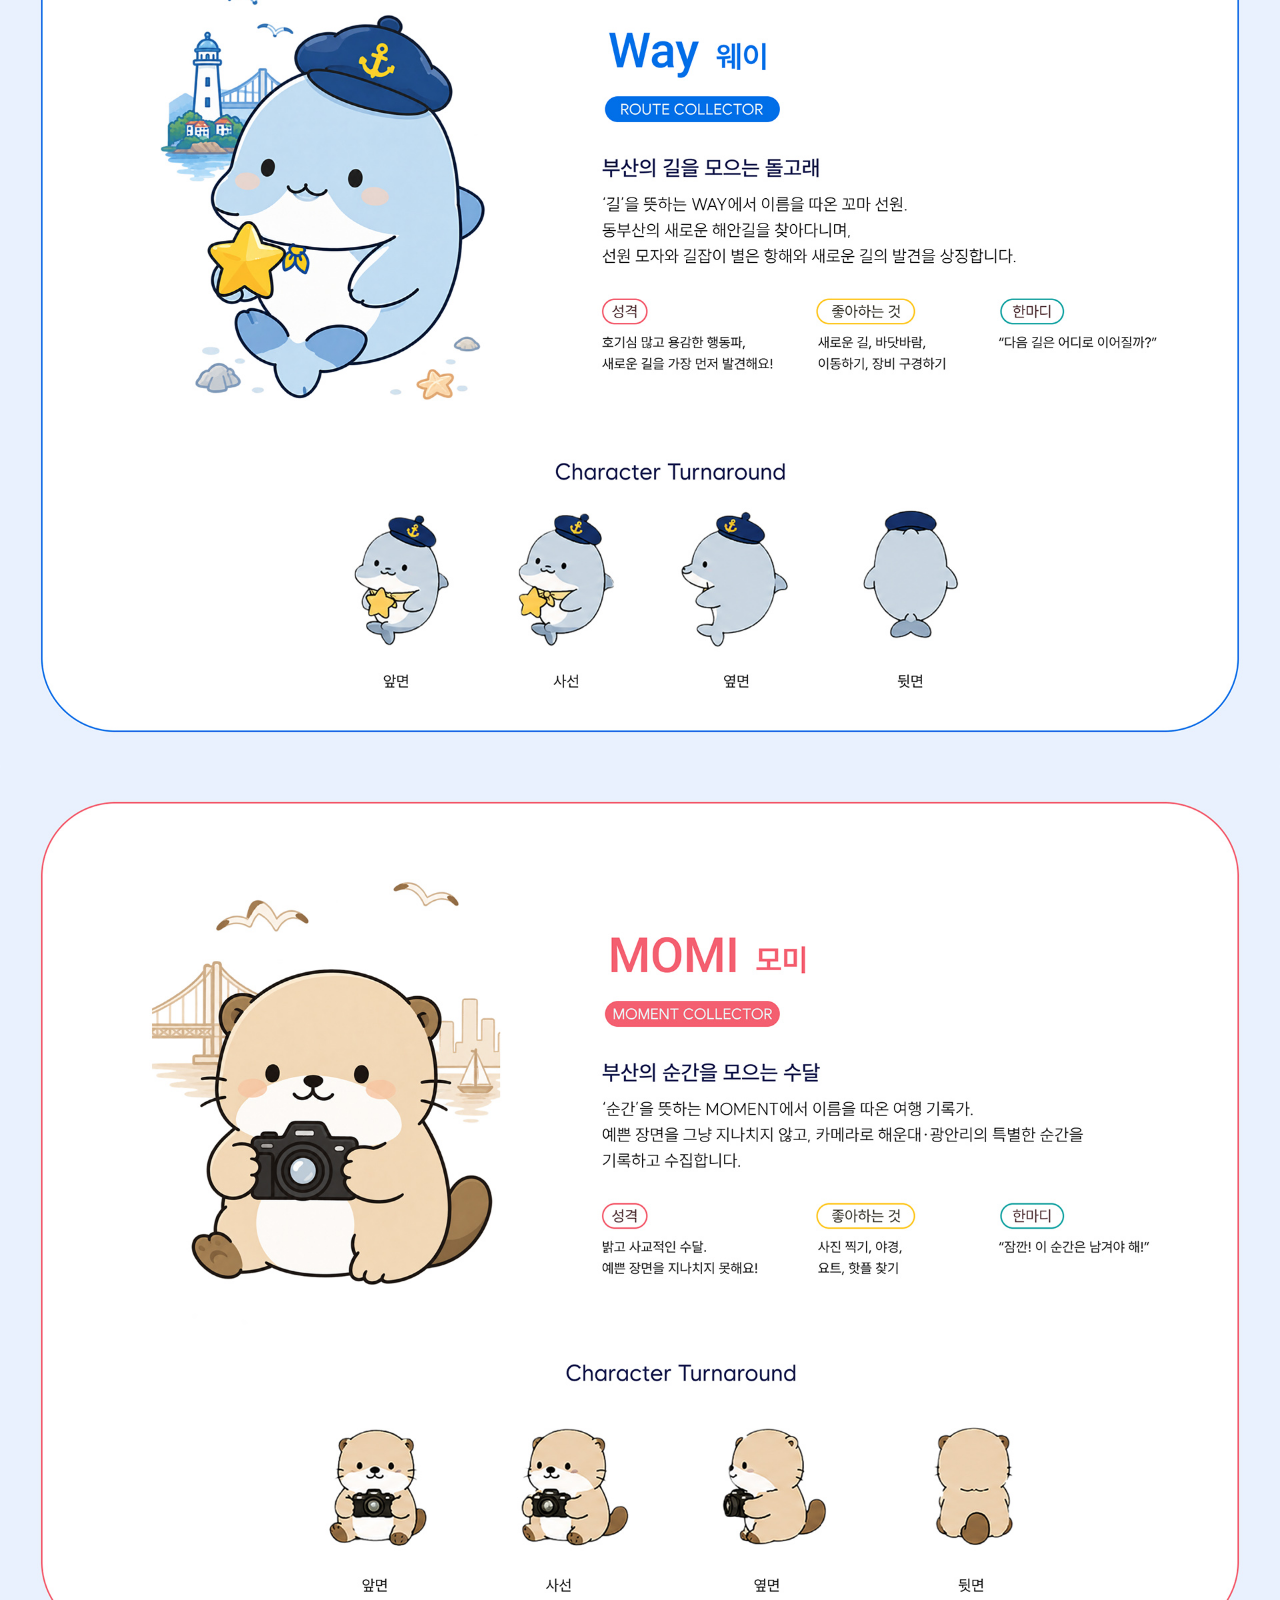
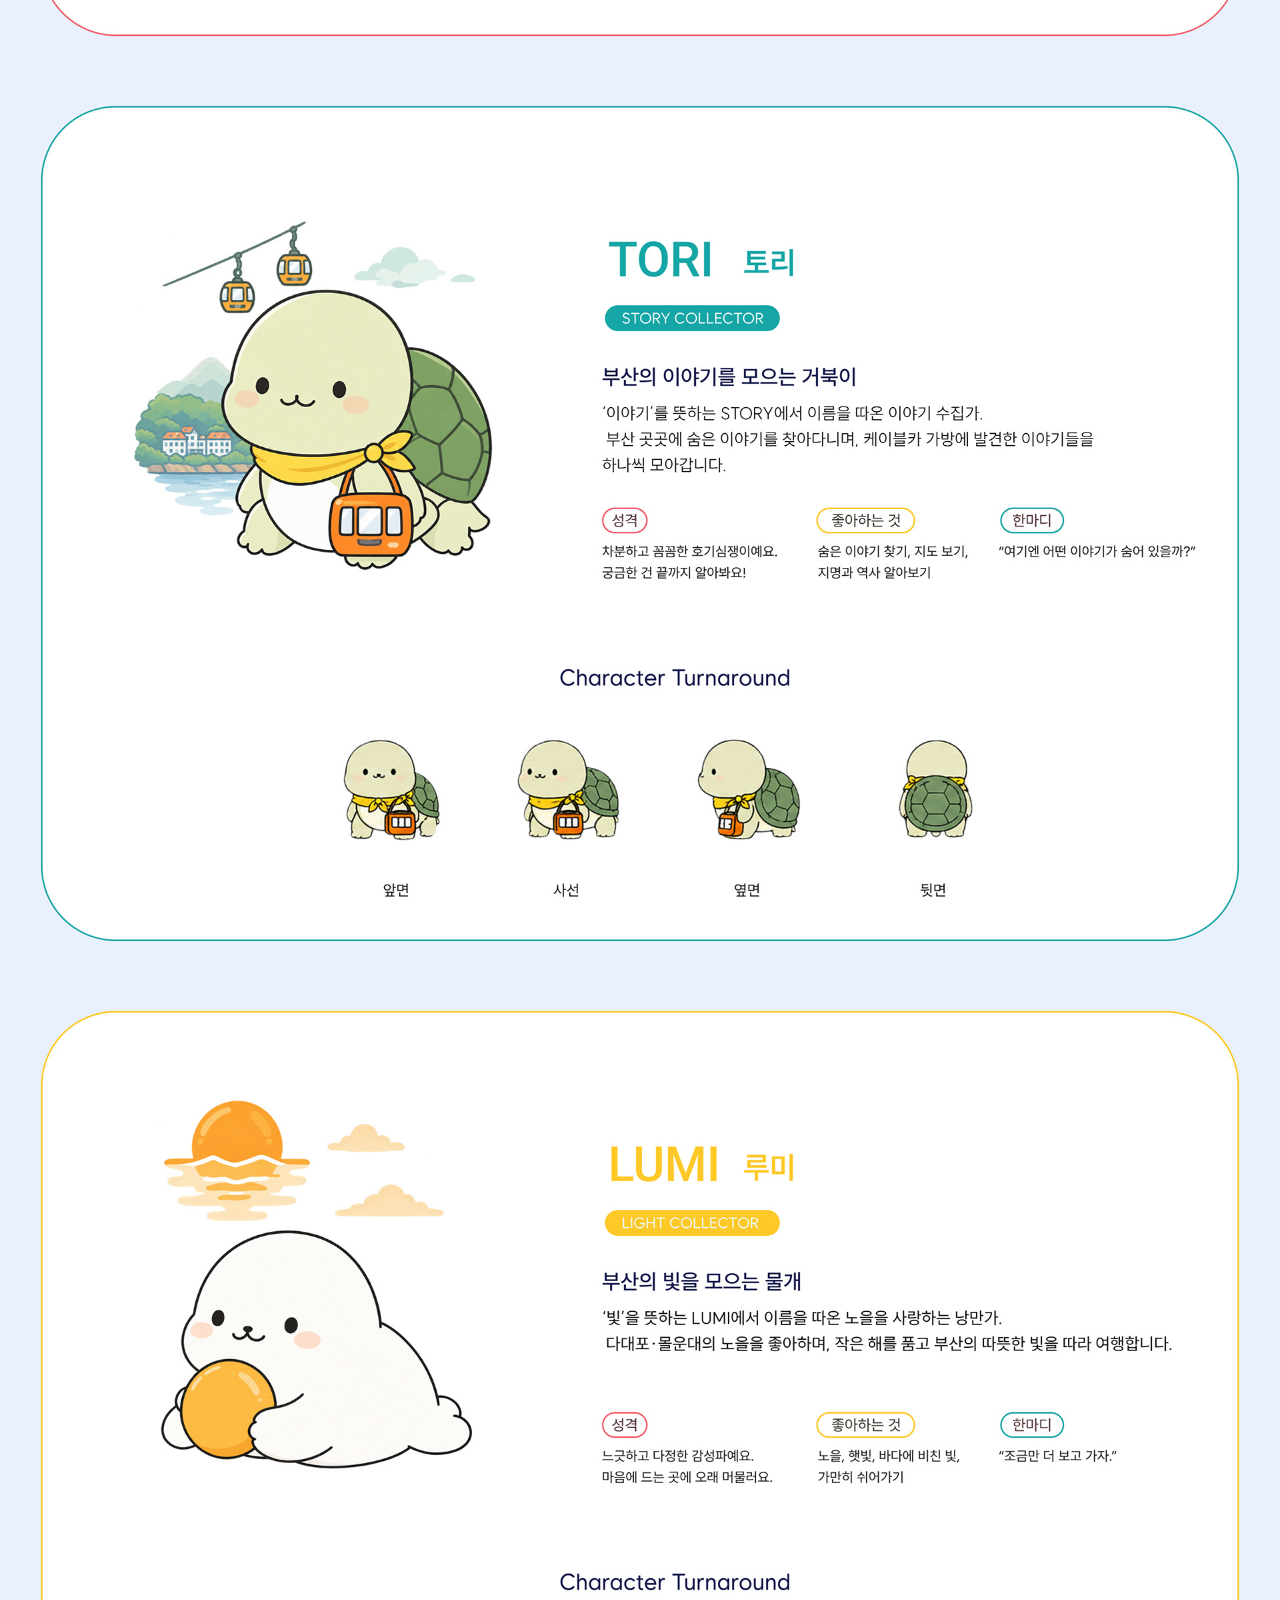
<file: guide/busan-project-planning/index.html>
<!doctype html>
<html lang="ko">
	<head>
		<meta charset="utf-8">
		<meta http-equiv="X-UA-Compatible" content="IE=edge">
		<meta name="viewport" content="width=1320px">
		<title>SELECT BUSAN Planning Guide</title>
    <link rel="shortcut icon" href="./images/favicon.png" type="image/x-icon">
		<link href="css/style.css" rel="stylesheet" type="text/css"> 
	</head>
  <body>
    <div>
     <img src="./images/1Main.jpg" alt="guide">
    </div>
    <div>
     <img src="./images/2Overview.jpg" alt="guide">
    </div>
    <div>
     <img src="./images/3MARKET ANALYSIS.jpg" alt="guide">
    </div>
    <div>
     <img src="./images/4COMPETITOR ANALYSIS.jpg" alt="guide">
    </div>
    <div>
     <img src="./images/5SWOT ANALYSIS.jpg" alt="guide">
    </div>
    <div>
     <img src="./images/6PERSONA.jpg" alt="guide">
    </div>
    <div>
     <img src="./images/7PERSONA.jpg" alt="guide">
    </div>
    <div>
     <img src="./images/8PERSONA.jpg" alt="guide">
    </div>
    <div>
     <img src="./images/9PERSONA.jpg" alt="guide">
    </div>
    <div>
     <img src="./images/10DESIGN CONCEPT.jpg" alt="guide">
    </div>
    <div>
     <img src="./images/11LOGO SYSTEM.jpg" alt="guide">
    </div>
    <div>
     <img src="./images/12COLOR SYSTEM.jpg" alt="guide">
    </div>
    <div>
     <img src="./images/13FONT SYSTEM.jpg" alt="guide">
    </div>
    <div>
     <img src="./images/14CHARACTER.jpg" alt="guide">
    </div>
    <div>
     <img src="./images/15way.jpg" alt="guide">
    </div>
    <div>
     <img src="./images/16momi.jpg" alt="guide">
    </div>
    <div>
     <img src="./images/17tory.jpg" alt="guide">
    </div>
    <div>
     <img src="./images/18lumi.jpg" alt="guide">
    </div>
	<div class="top fixed">
		<a href="#"><img src="images/top.png" alt="top"></a>
	</div>
	<div class="fixed2">
		<a href="../../index.html#branding" onclick="window.close()"><img src="images/back.png" alt="back"></a>
	</div>
	<script src="js/jquery-1.12.3.js"></script>
	<script src="js/sub_script.js"></script>
  </body>
</html>
</file>
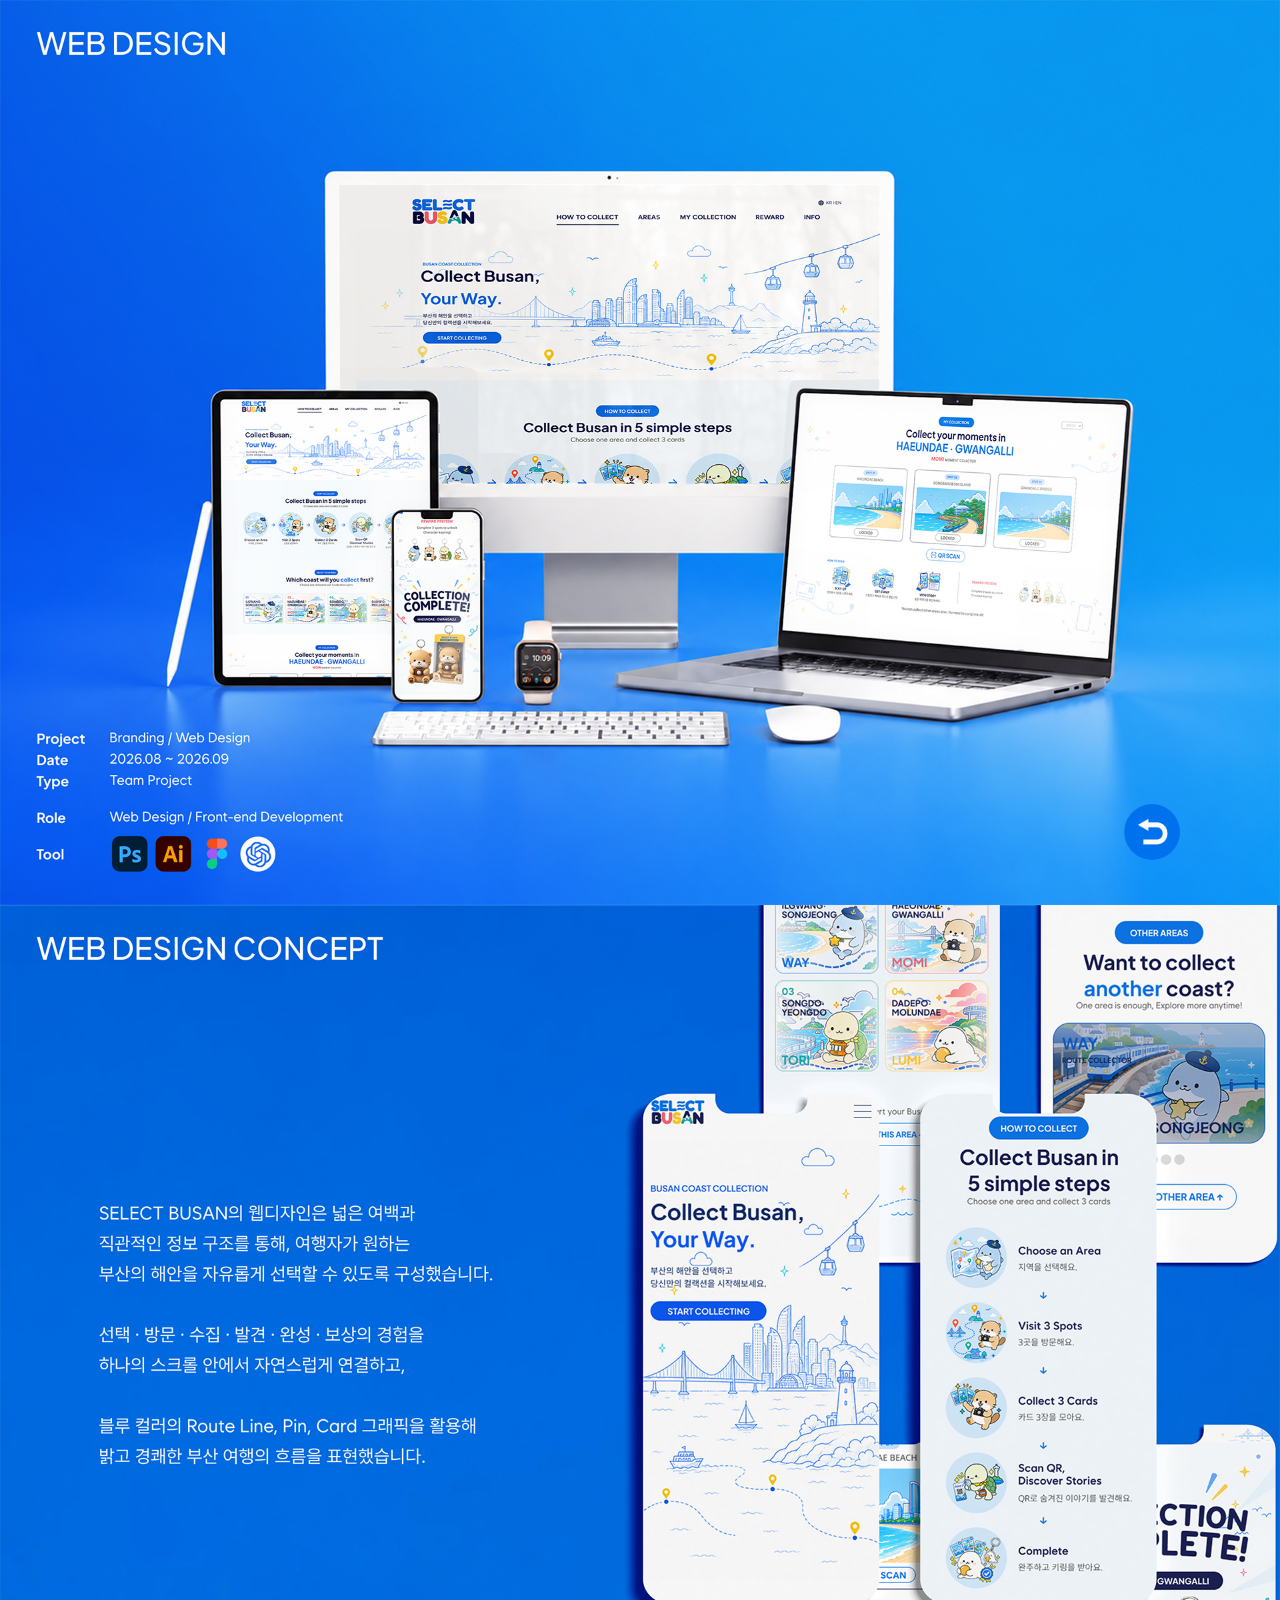
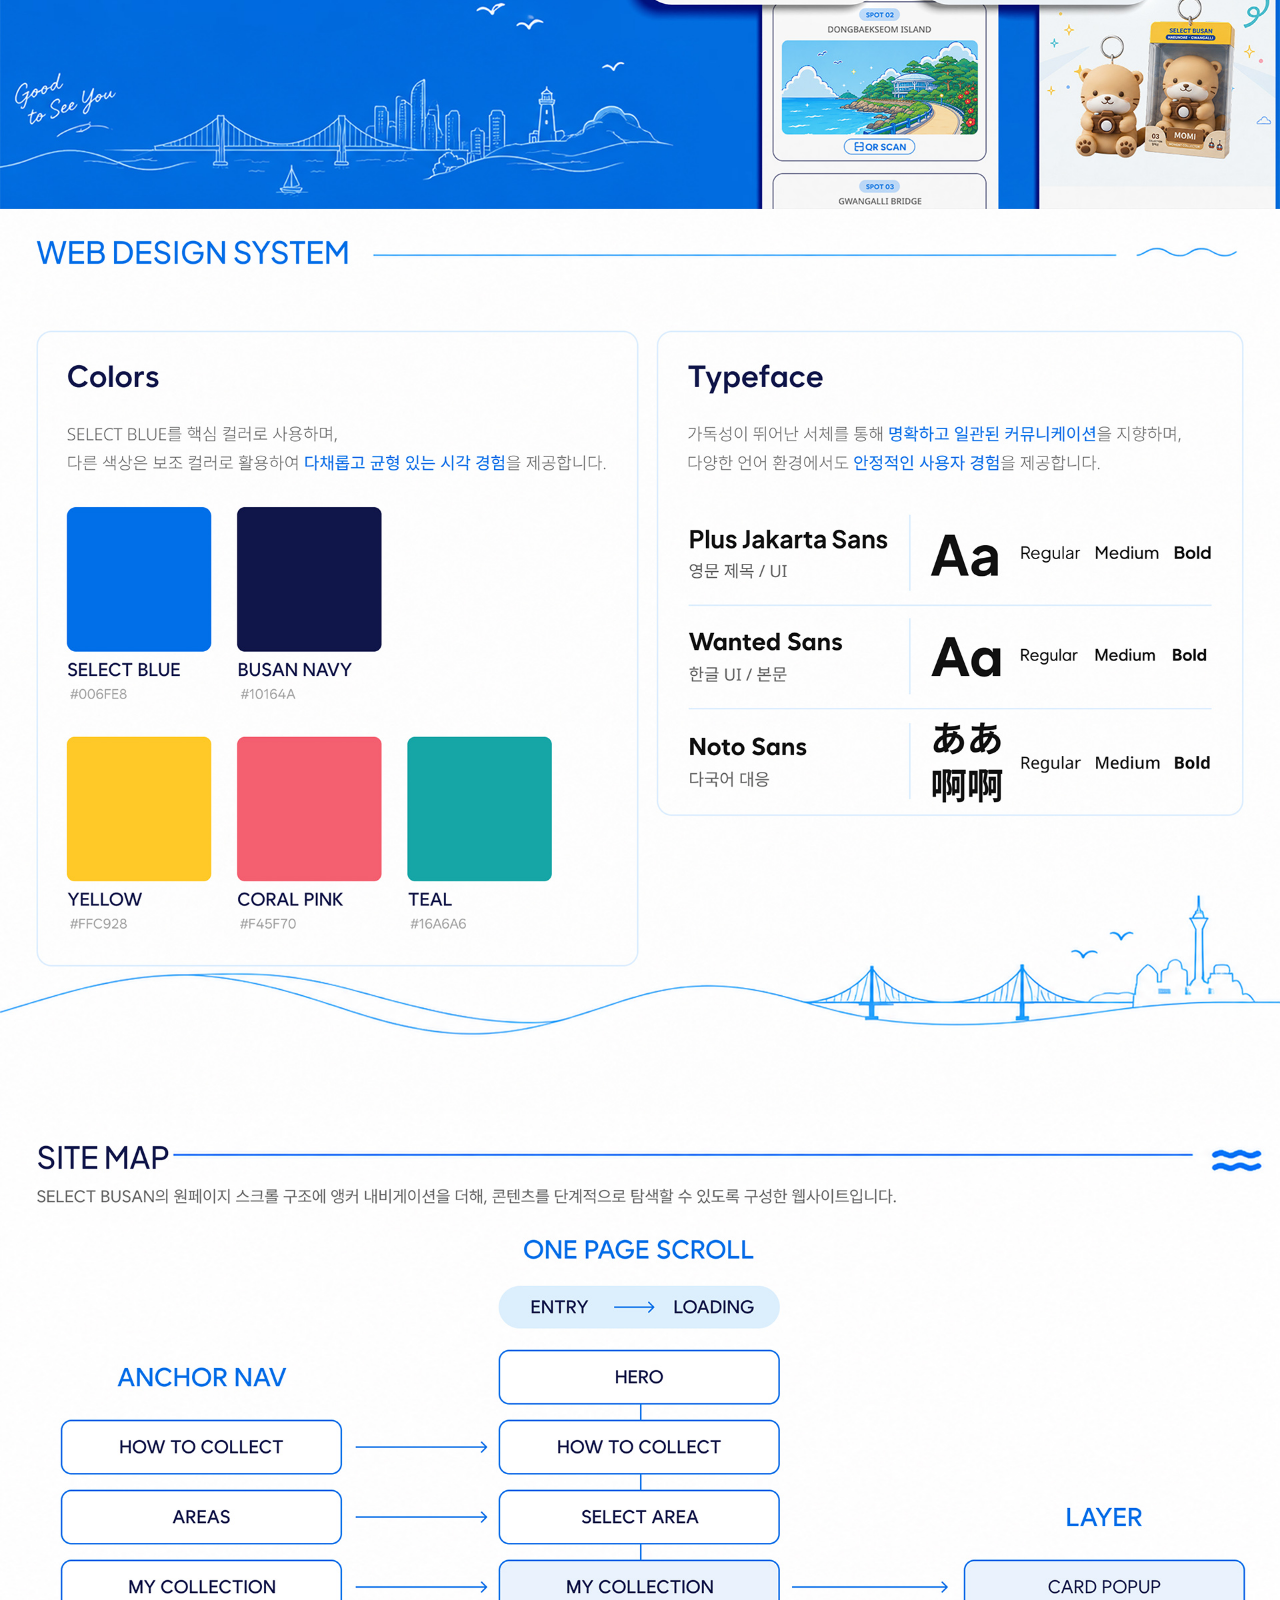
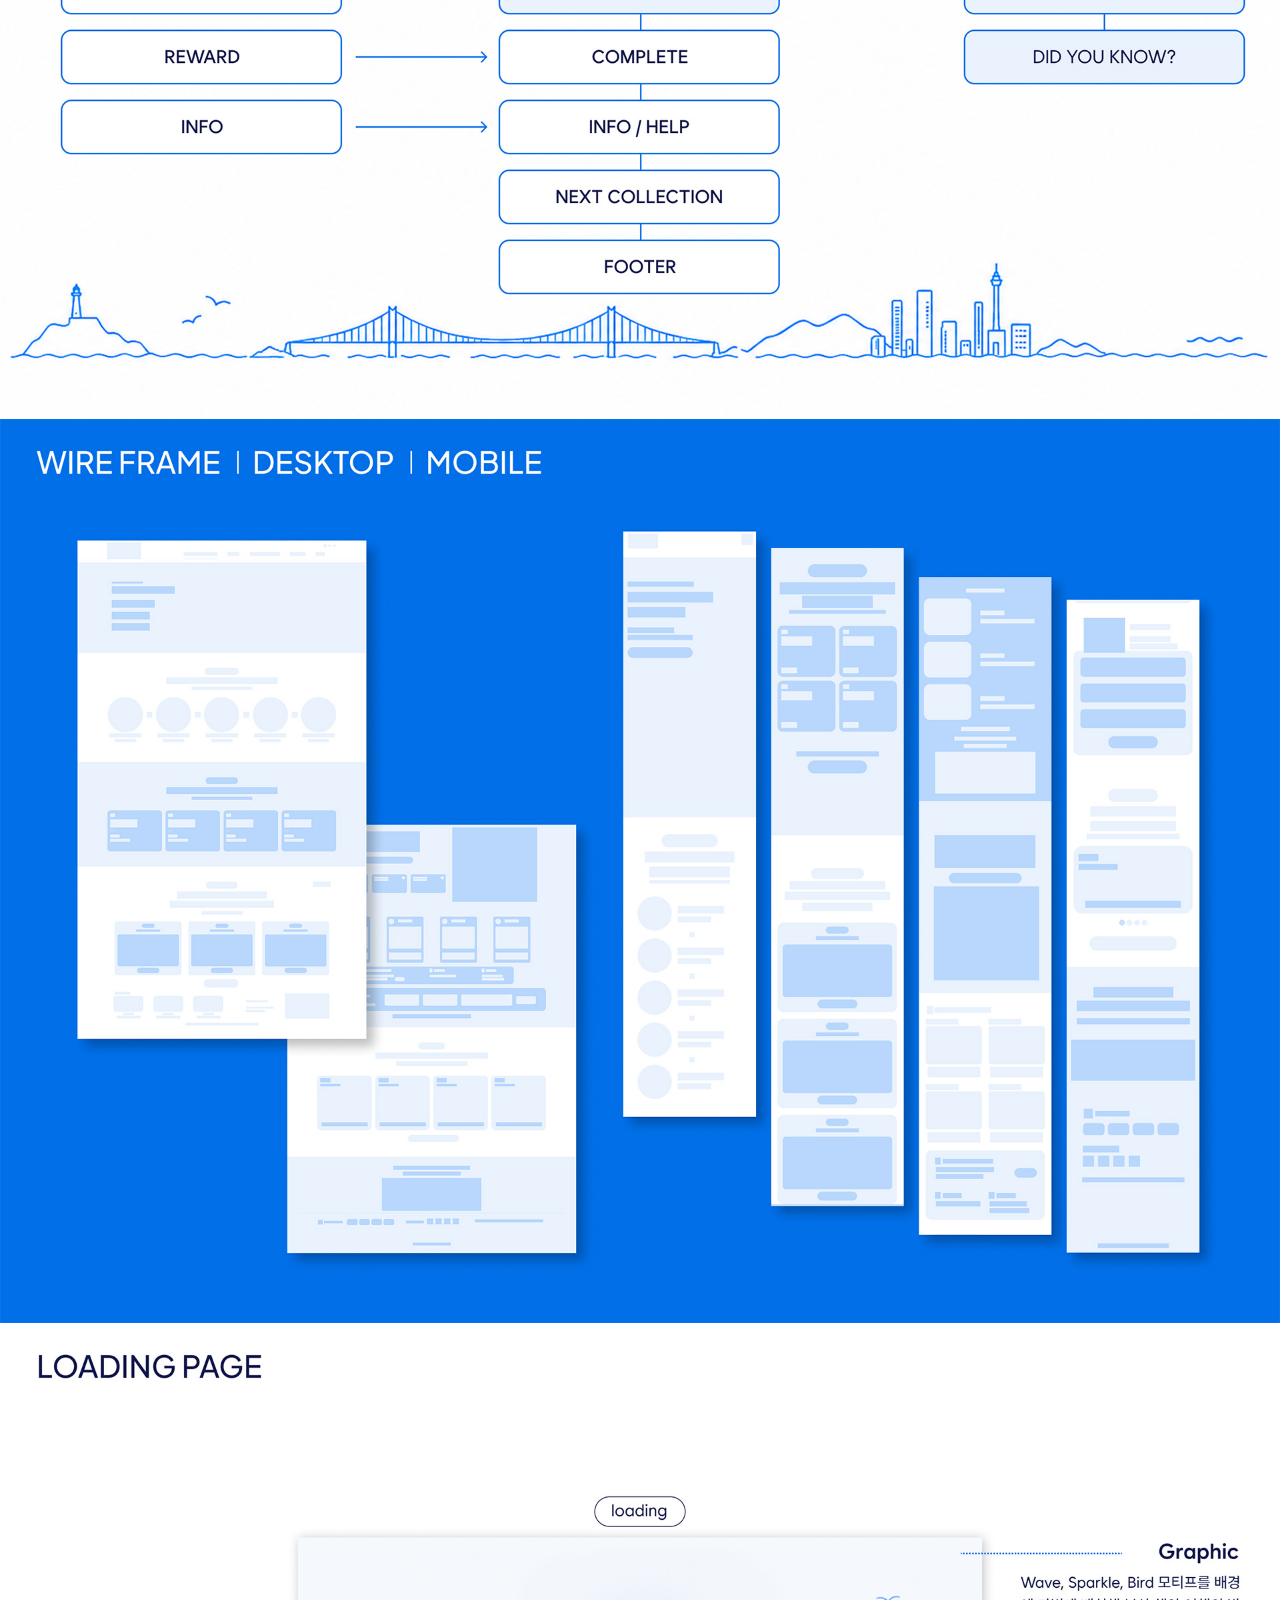
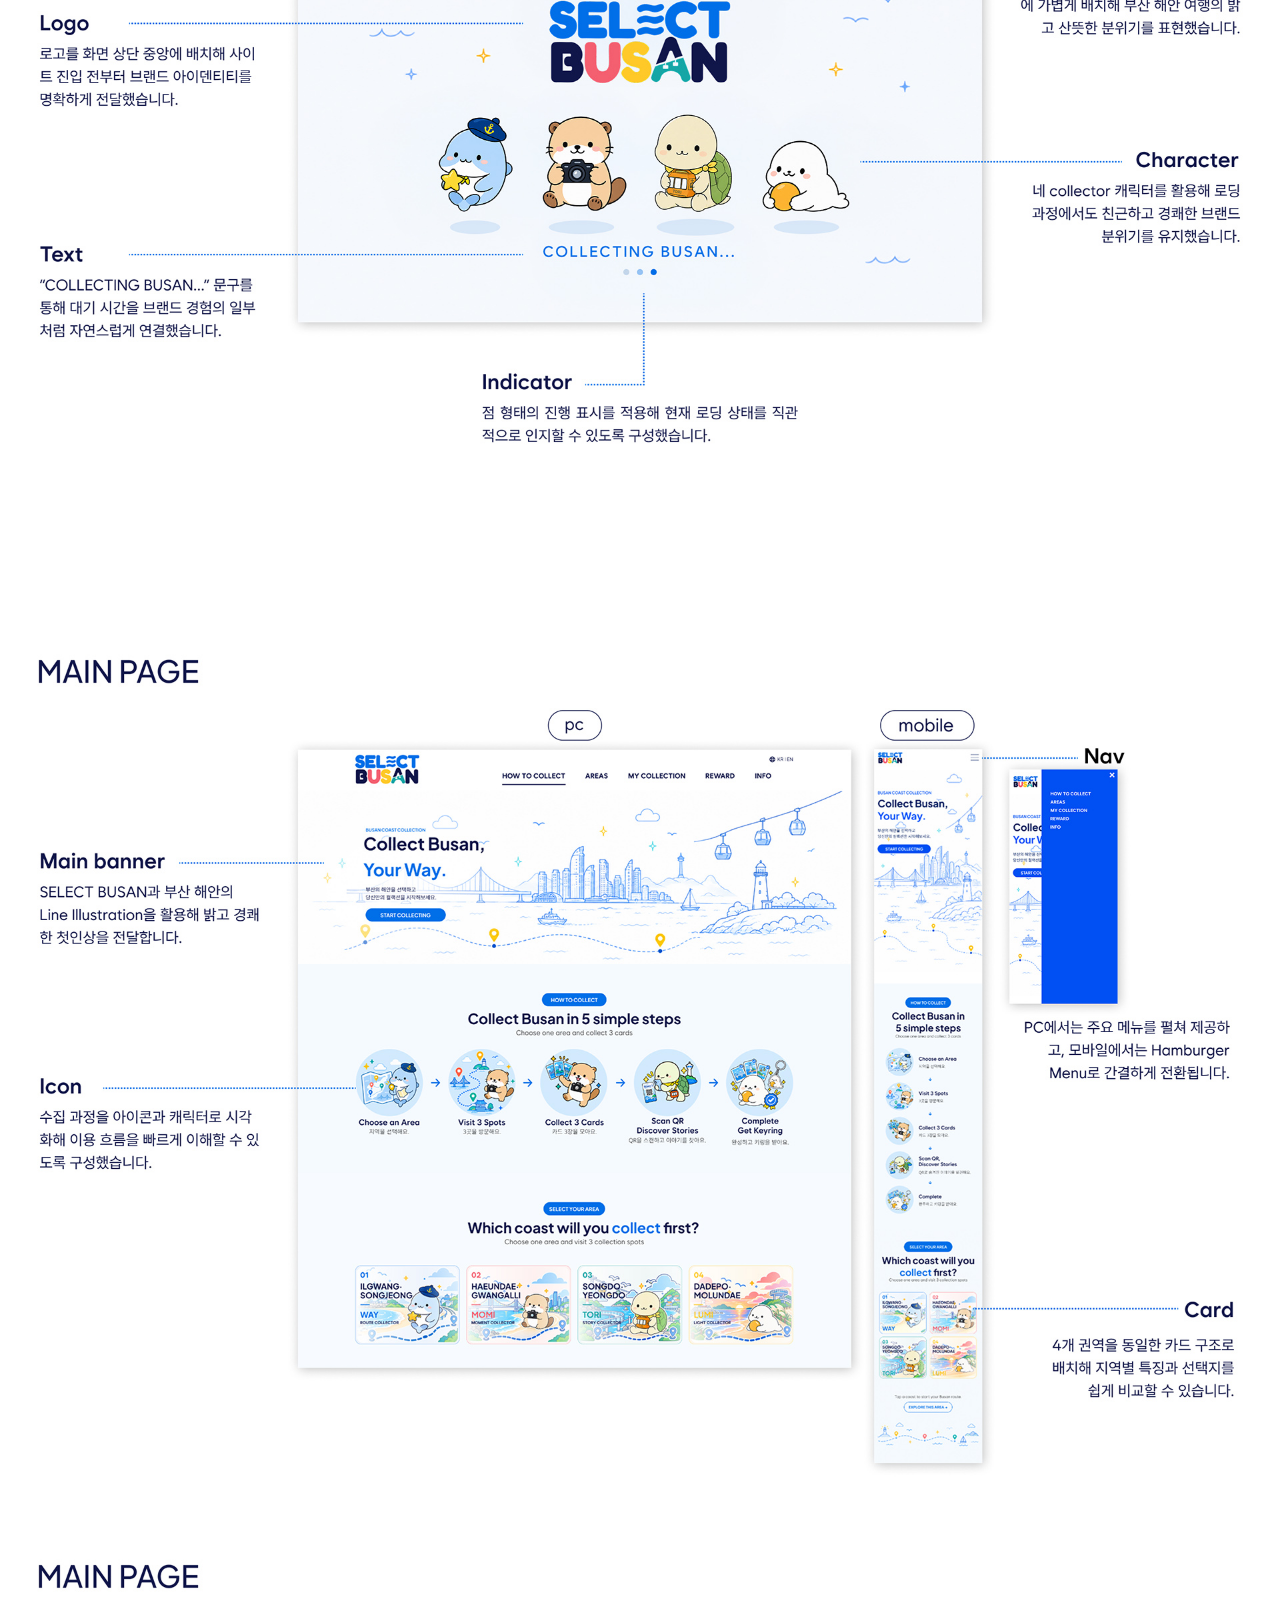
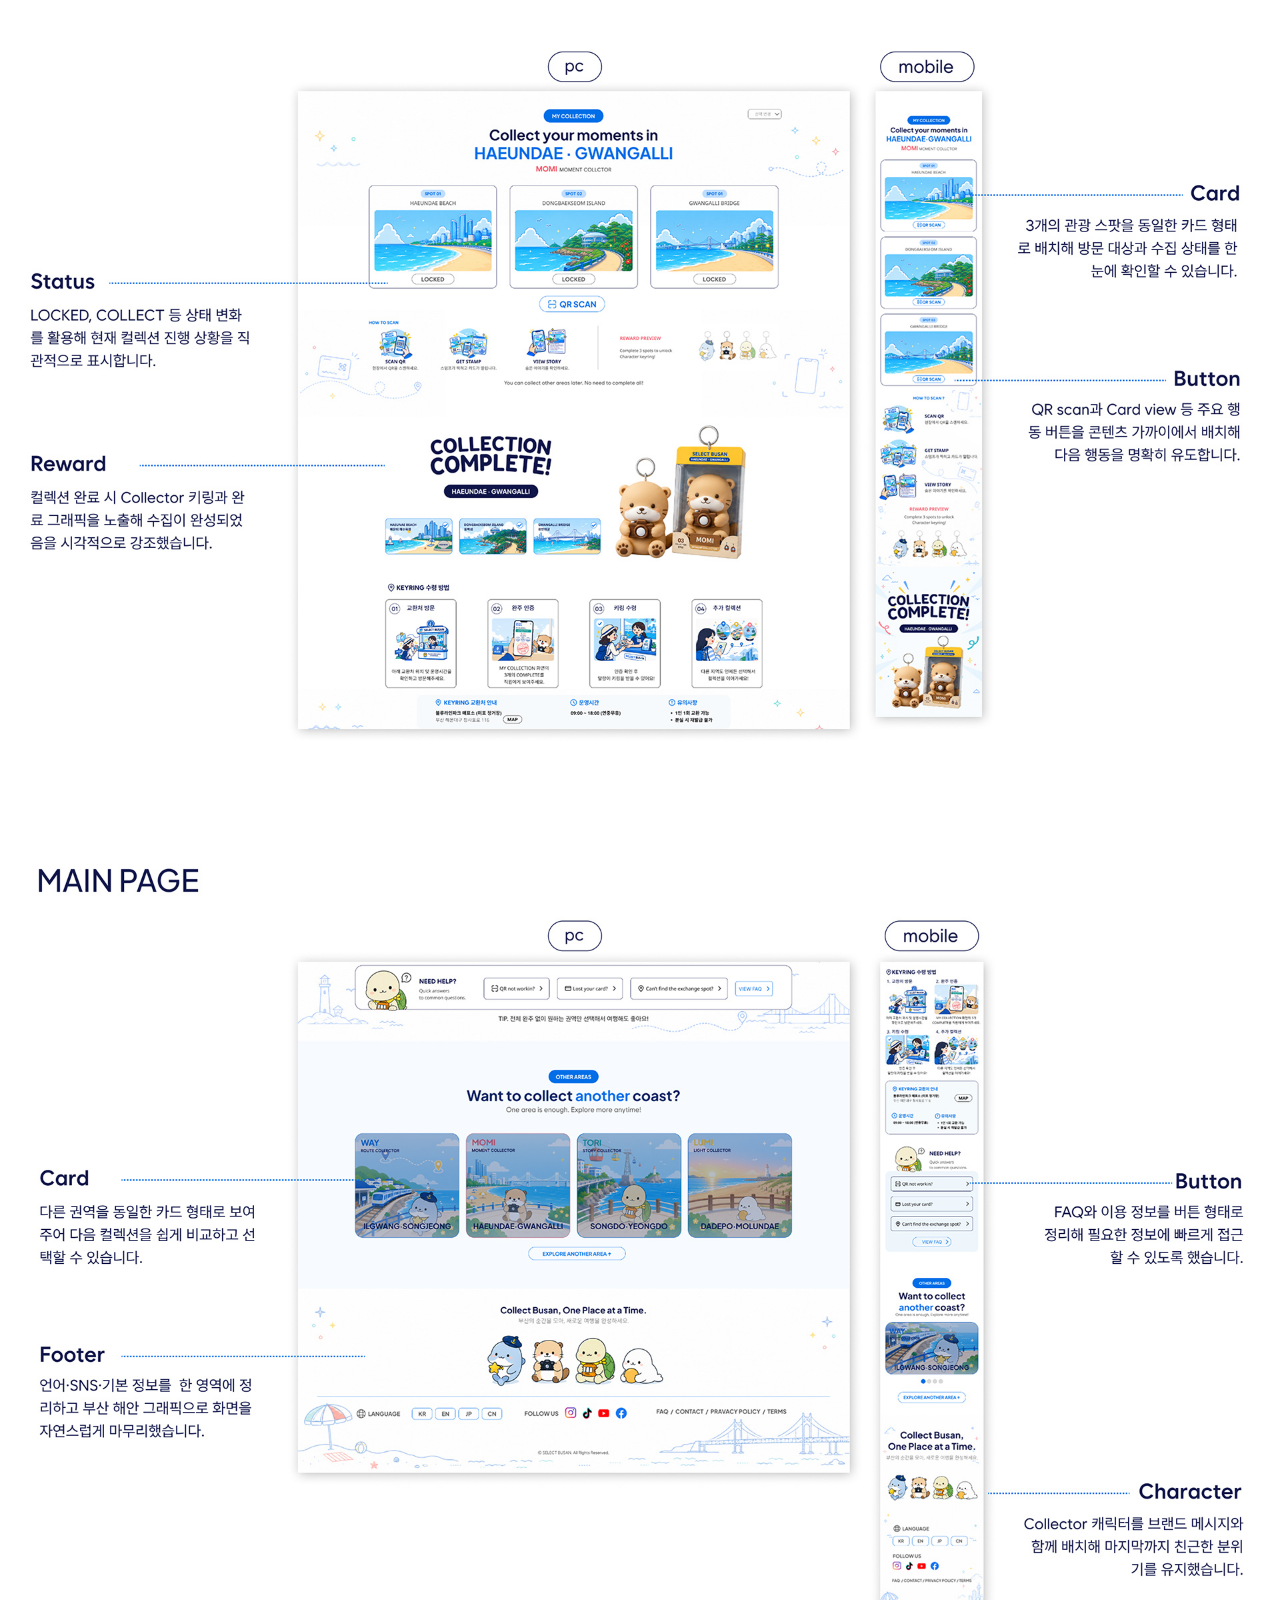
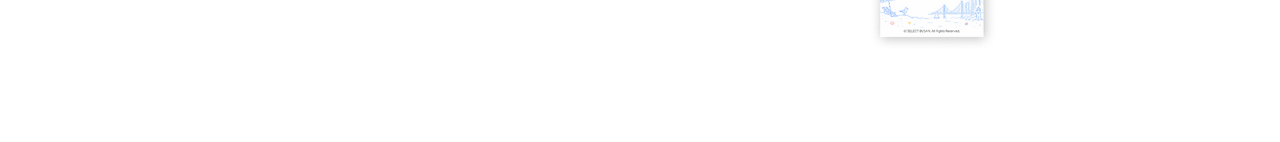
<file: guide/busan-site/index.html>
<!doctype html>
<html lang="ko">
	<head>
		<meta charset="utf-8">
		<meta http-equiv="X-UA-Compatible" content="IE=edge">
		<meta name="viewport" content="width=1320px">
		<title>SELECT BUSAN Website Guide</title>
    <link rel="shortcut icon" href="./images/favicon.png" type="image/x-icon">
		<link href="css/style.css" rel="stylesheet" type="text/css"> 
	</head>
  <body>
    <div>
     <img src="./images/31SELECTBUSAN_webdesign.jpg" alt="guide">
    </div>
    <div>
     <img src="./images/32SELECTBUSAN_webdesign.jpg" alt="guide">
    </div>
    <div>
     <img src="./images/33SELECTBUSAN_webdesign.jpg" alt="guide">
    </div>
    <div>
     <img src="./images/34SELECTBUSAN_sitemap.jpg" alt="guide">
    </div>
    <div>
     <img src="./images/35SELECTBUSAN_wireframe.jpg" alt="guide">
    </div>
    <div>
     <img src="./images/36SELECTBUSAN_mainpage.jpg" alt="guide">
    </div>
    <div>
     <img src="./images/37SELECTBUSAN_mainpage.jpg" alt="guide">
    </div>
    <div>
     <img src="./images/38SELECTBUSAN_mainpage.jpg" alt="guide">
    </div>
    <div>
     <img src="./images/39SELECTBUSAN_mainpage.jpg" alt="guide">
    </div>
	<div class="top fixed">
		<a href="#"><img src="images/top.png" alt="top"></a>
	</div>
	<div class="fixed2">
		<a href="../../index.html#branding" onclick="window.close()"><img src="images/back.png" alt="back"></a>
	</div>
	<script src="js/jquery-1.12.3.js"></script>
	<script src="js/sub_script.js"></script>
  </body>
</html>
</file>
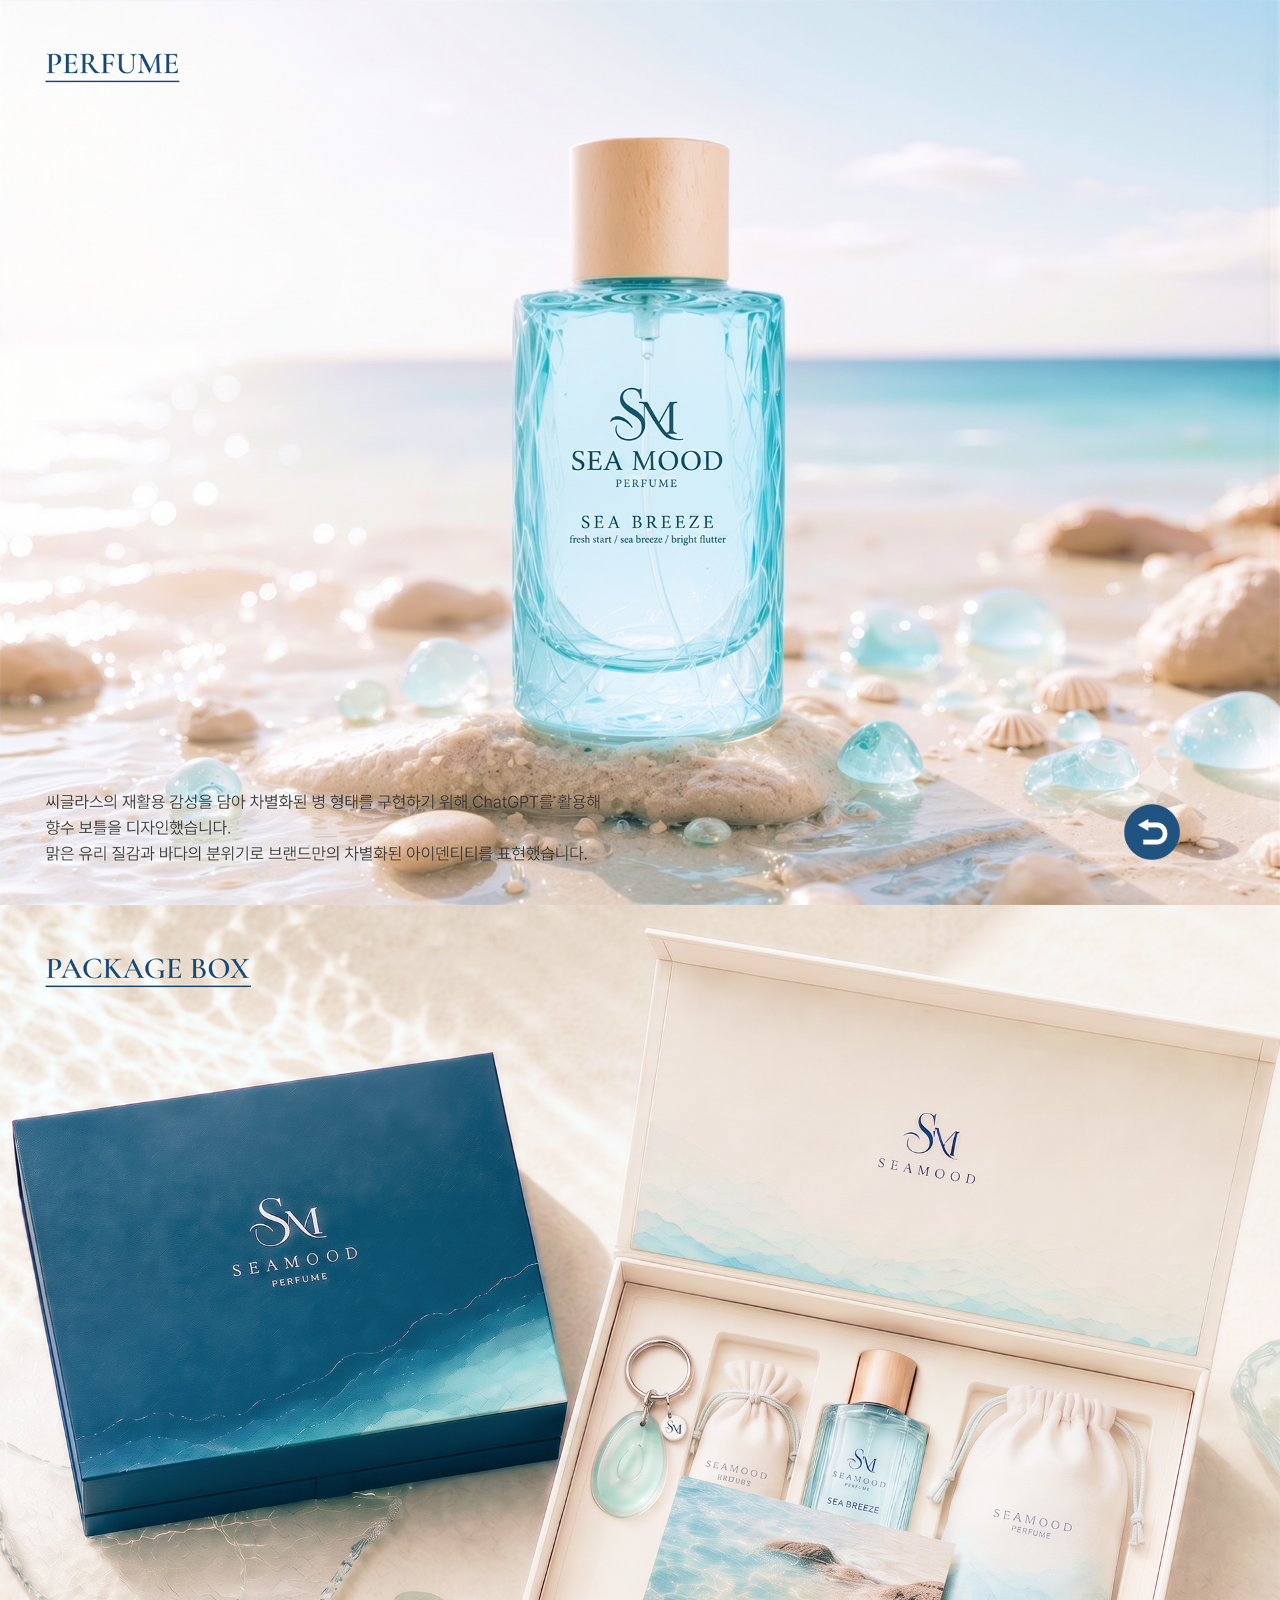
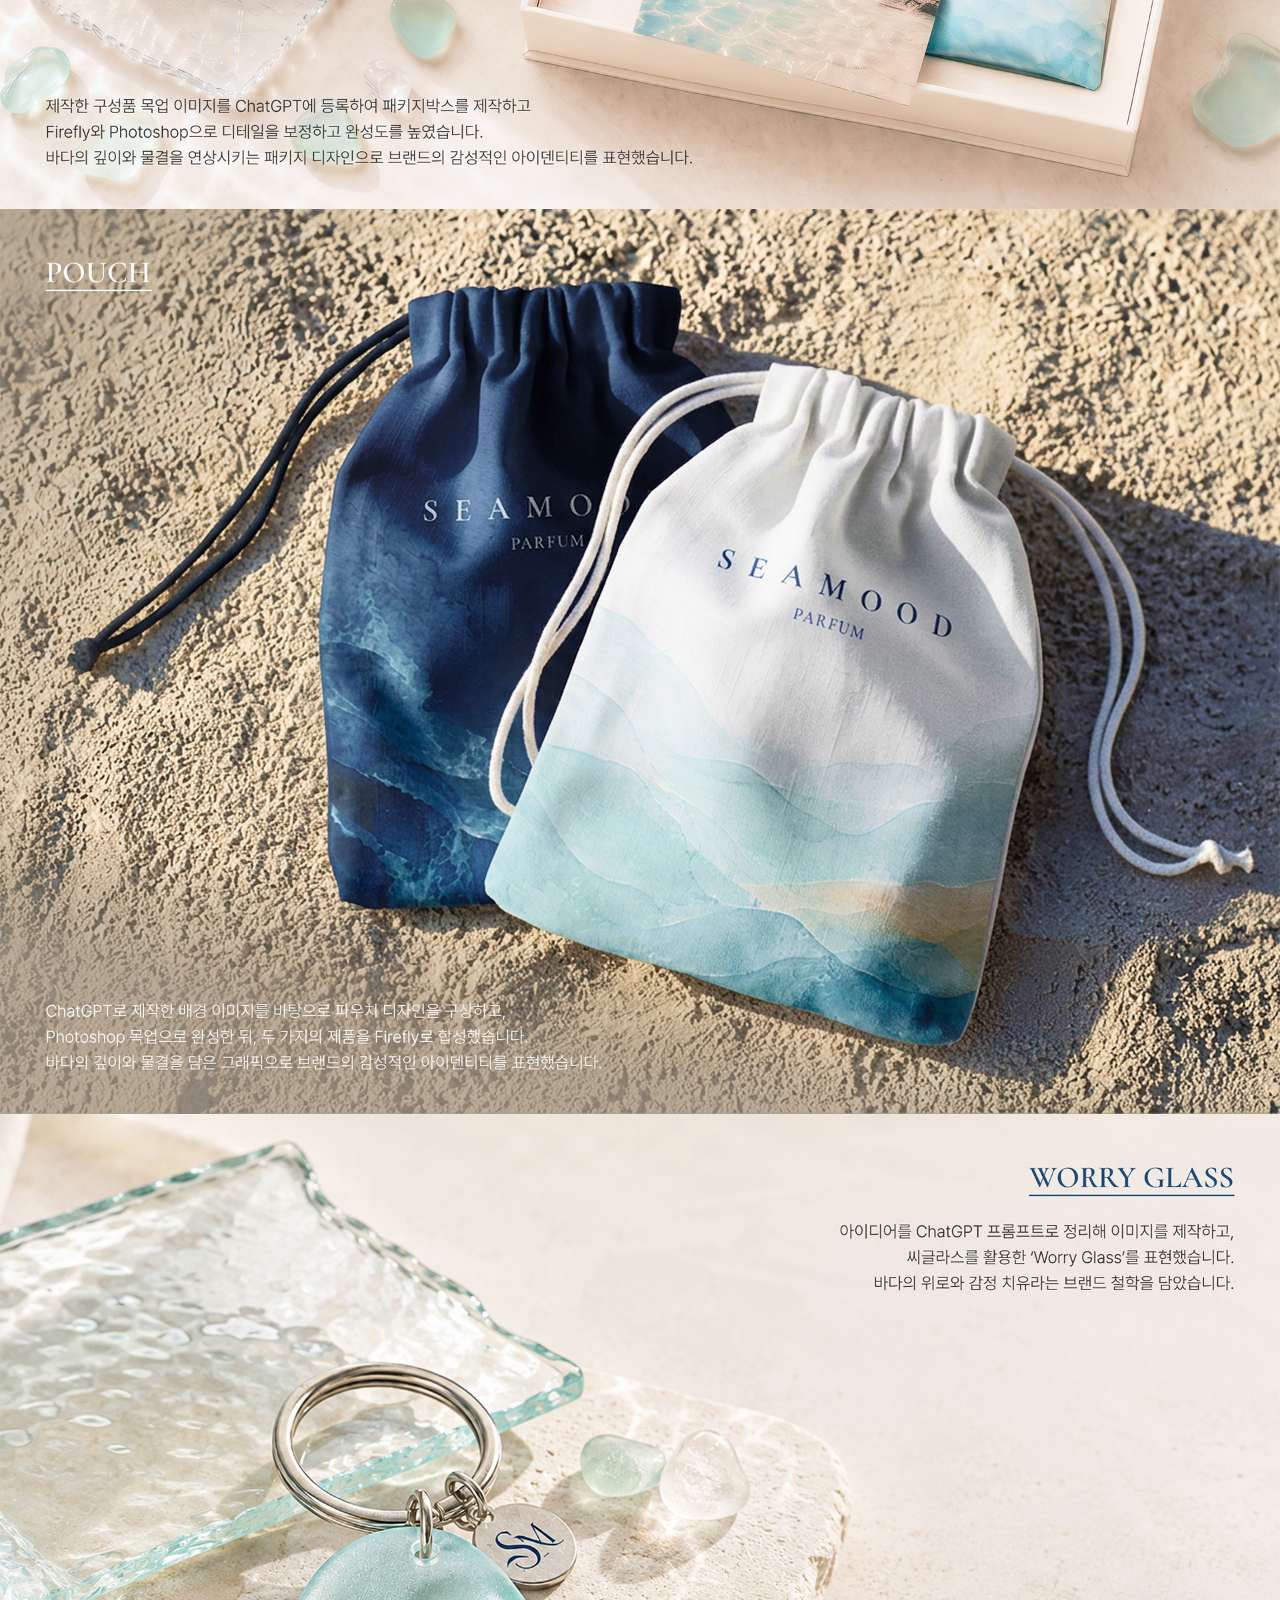
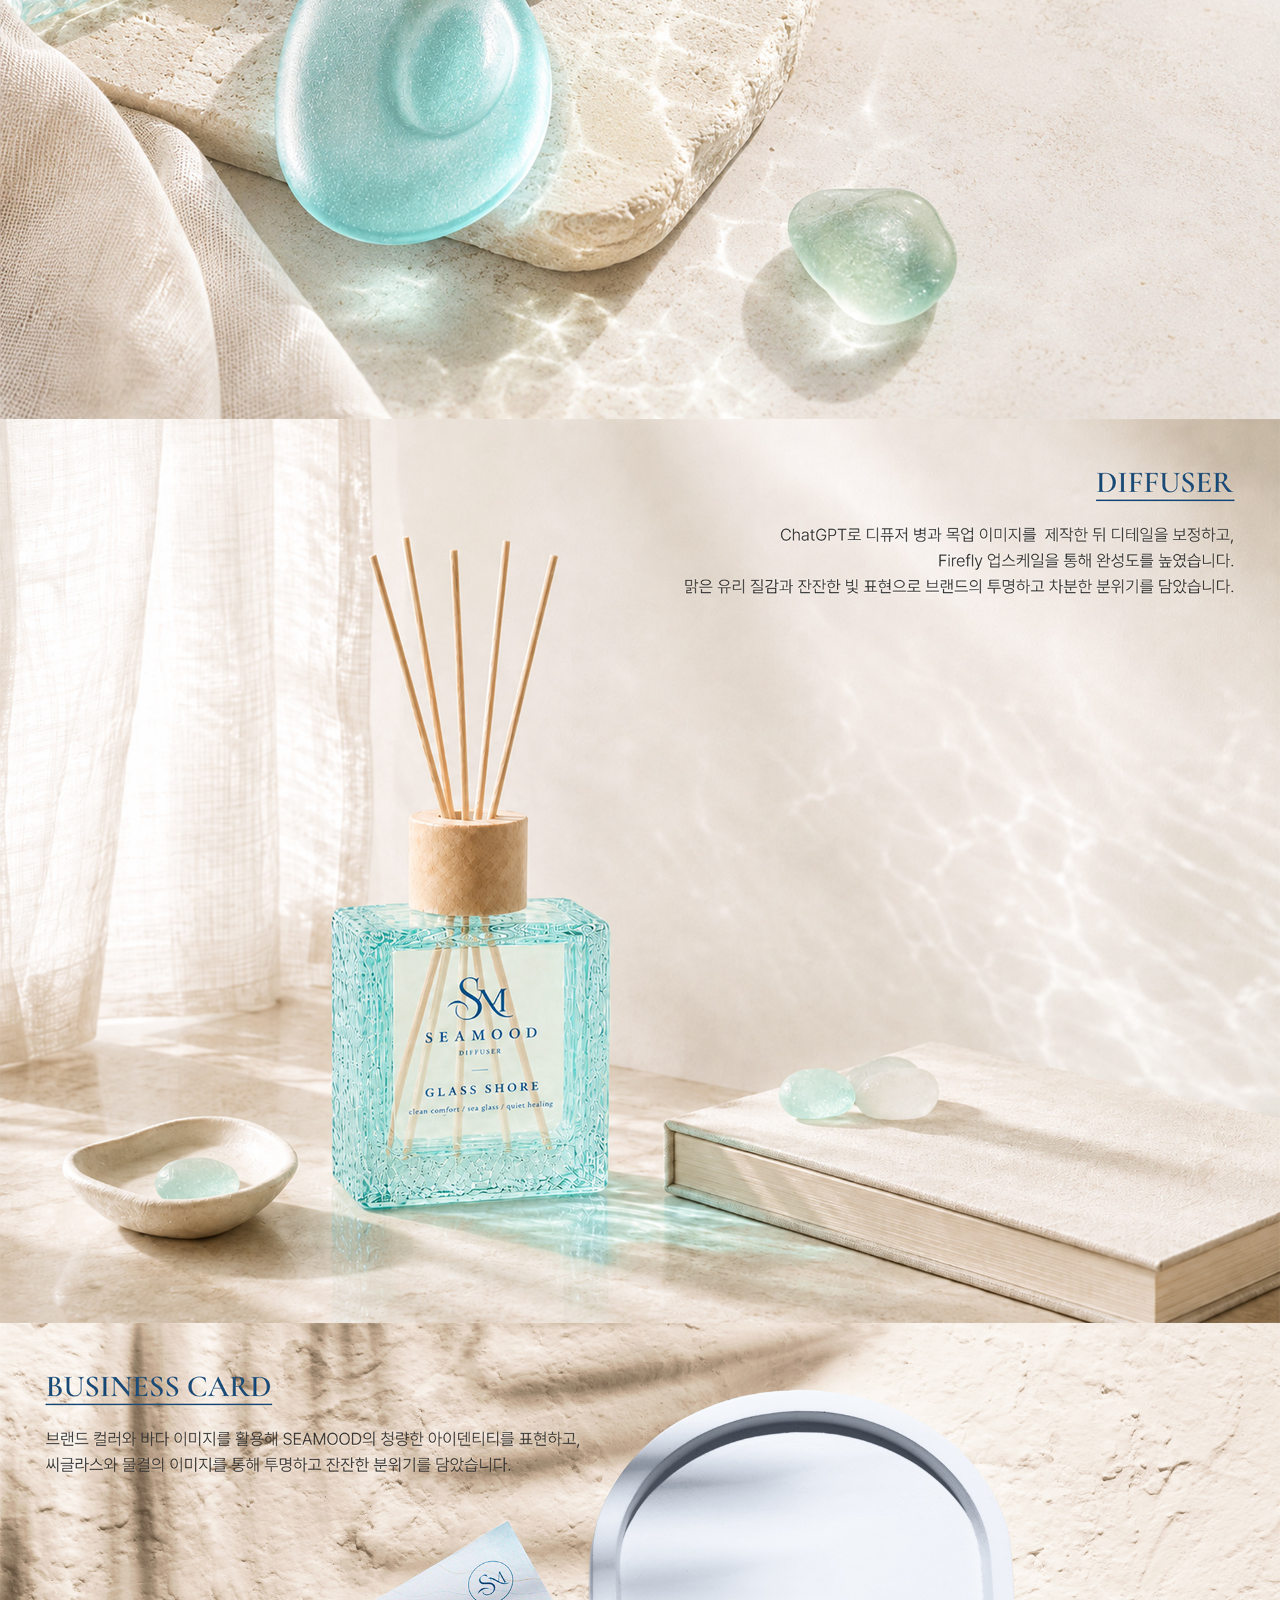
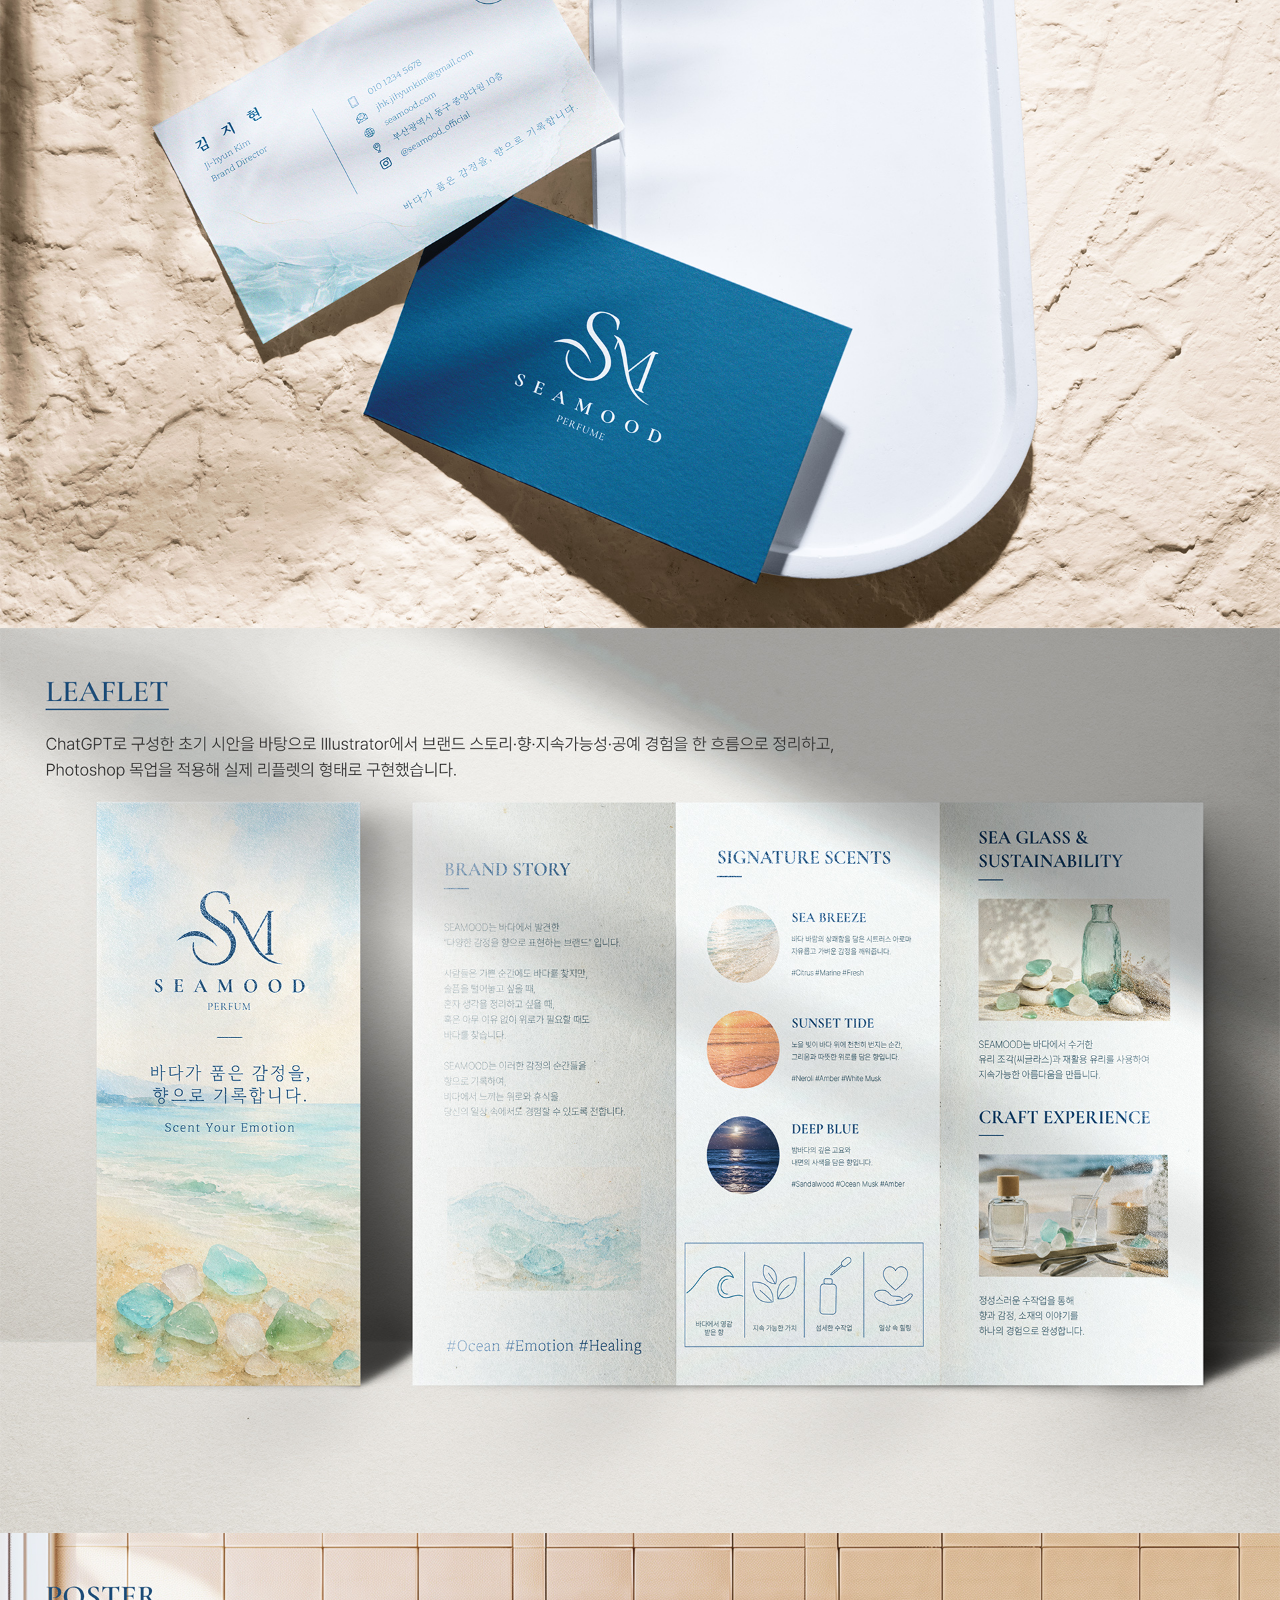
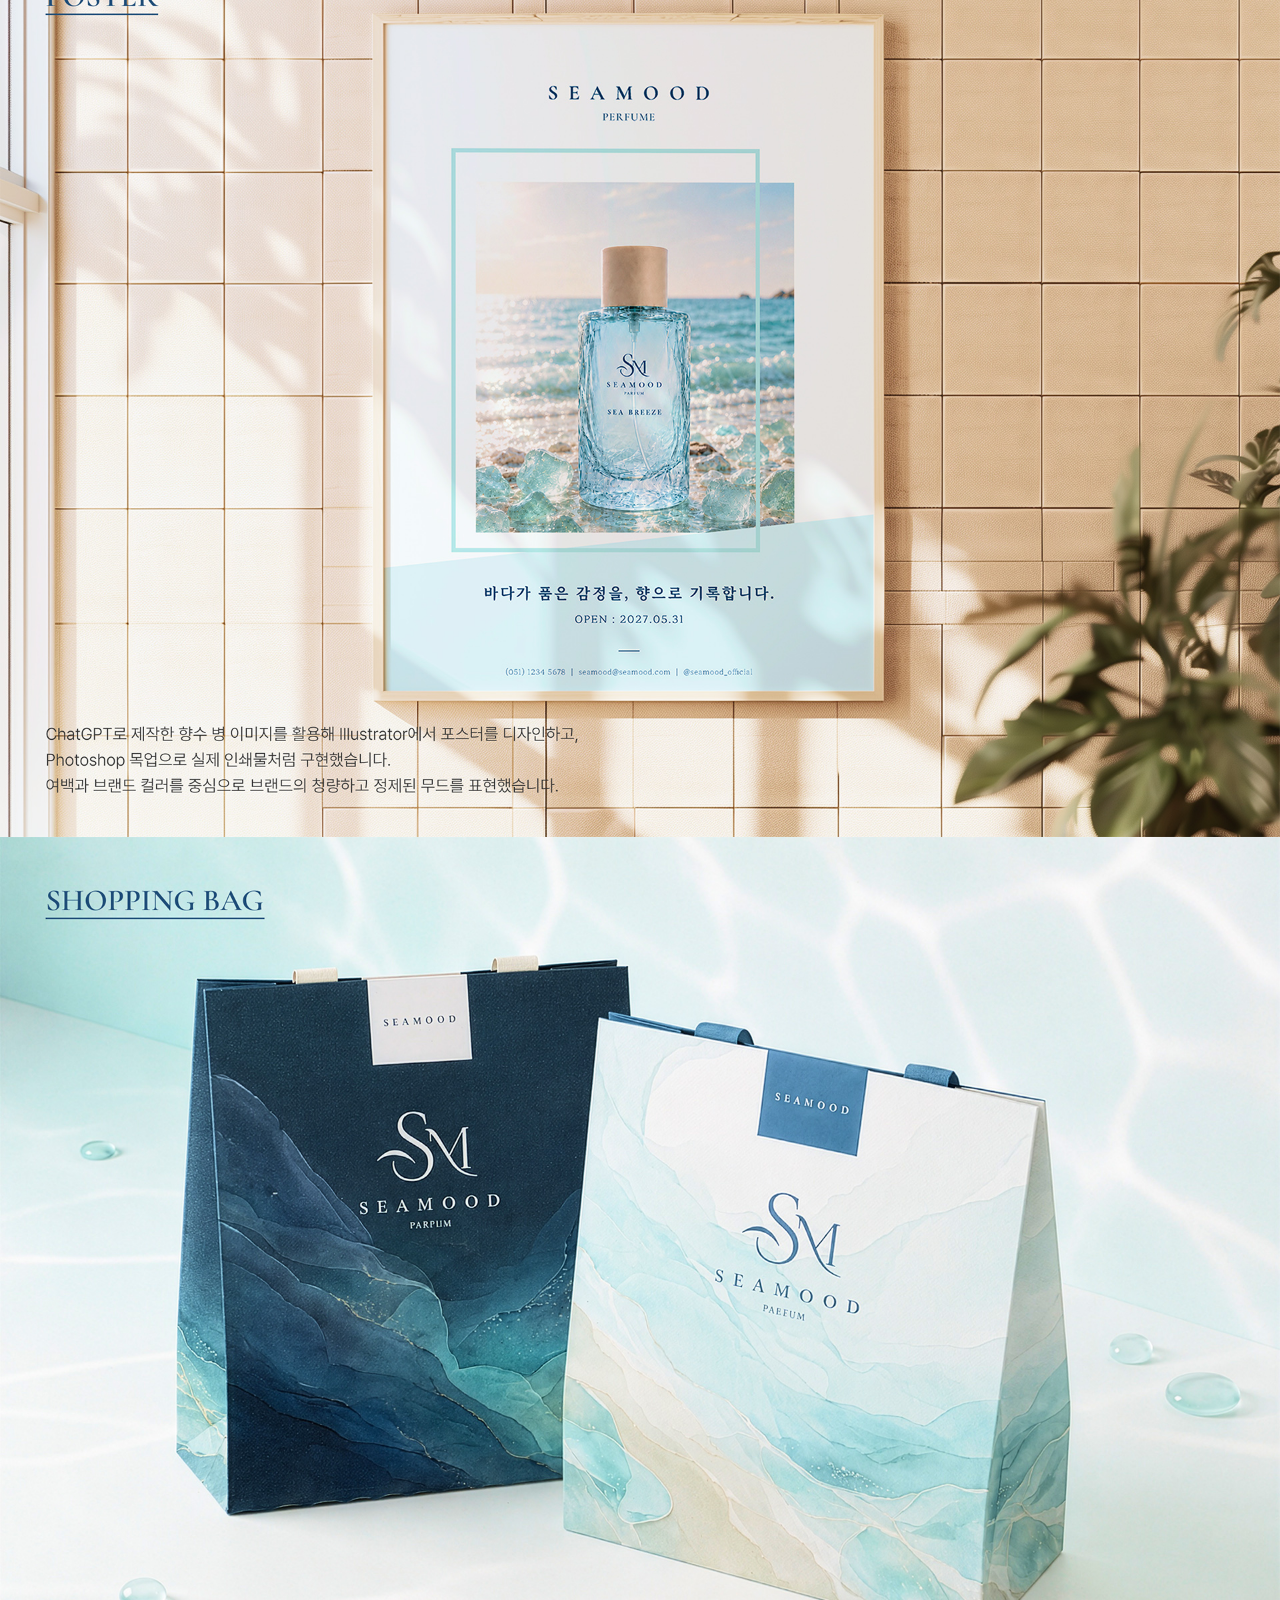
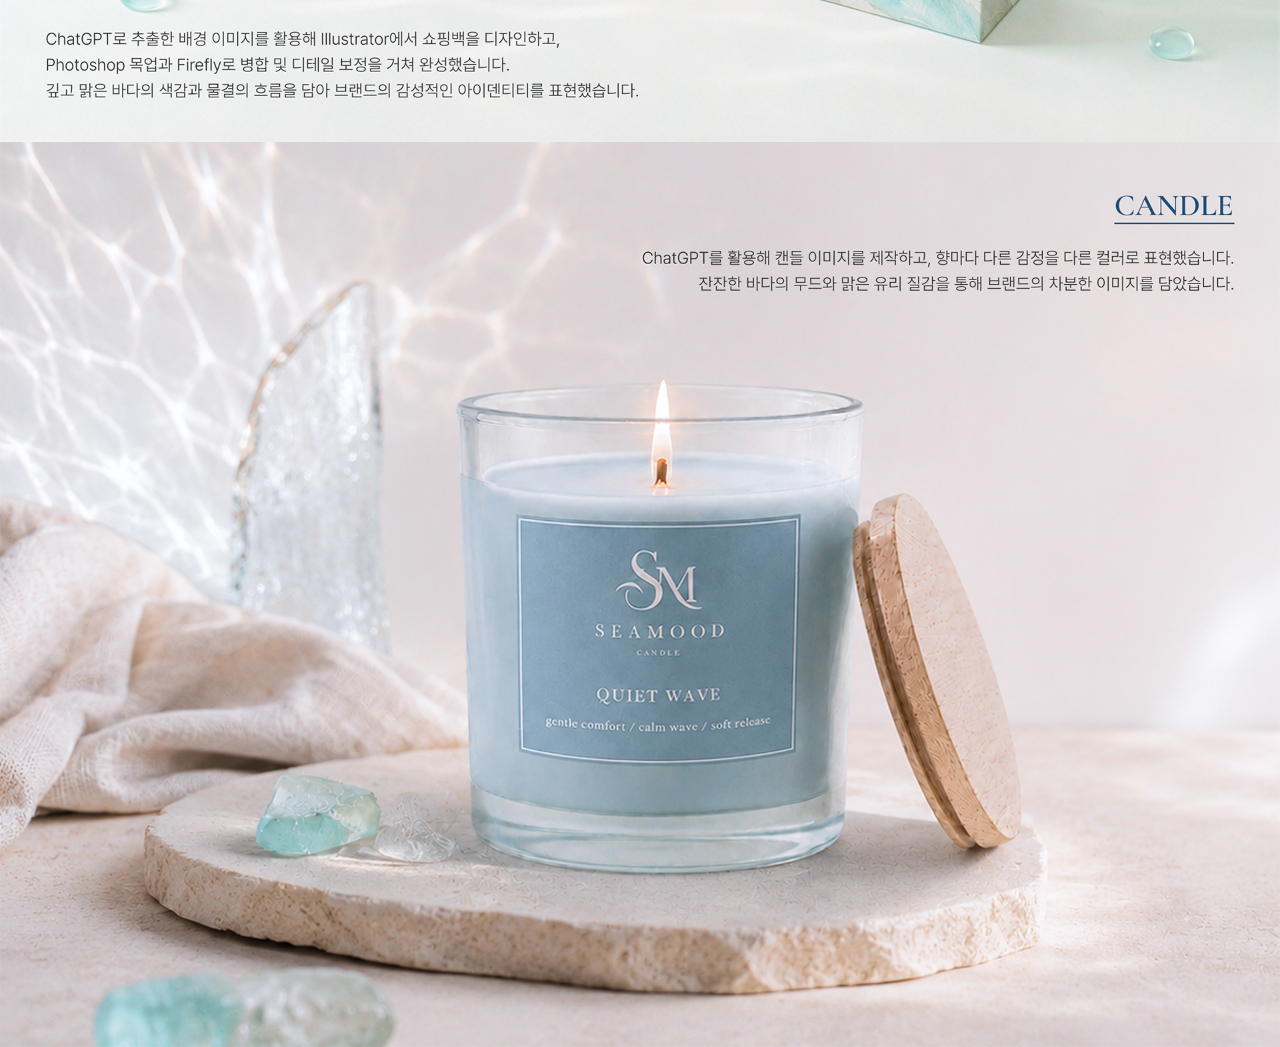
<file: guide/seamood-mockup/index.html>
<!doctype html>
<html lang="ko">
	<head>
		<meta charset="utf-8">
		<meta http-equiv="X-UA-Compatible" content="IE=edge">
		<meta name="viewport" content="width=1320px">
		<title>SEAMOOD Mockup Guide</title>
    <link rel="shortcut icon" href="./images/favicon.svg" type="image/x-icon">
		<link href="css/style.css" rel="stylesheet" type="text/css"> 
	</head>
  <body>
    <div>
     <img src="./images/11SEAMOOD_perfume.jpg" alt="guide">
    </div>
    <div>
     <img src="./images/12SEAMOOD_packging box.jpg" alt="guide">
    </div>
    <div>
     <img src="./images/13SEAMOOD_pouch.jpg" alt="guide">
    </div>
    <div>
     <img src="./images/14SEAMOOD_worryglass.jpg" alt="guide">
    </div>
    <div>
     <img src="./images/15SEAMOOD_difuser.jpg" alt="guide">
    </div>
    <div>
     <img src="./images/16SEAMOOD_businesscard.jpg" alt="guide">
    </div>
    <div>
     <img src="./images/17SEAMOOD_poster_leflet.jpg" alt="guide">
    </div>
    <div>
     <img src="./images/18SEAMOOD_poster.jpg" alt="guide">
    </div>
    <div>
     <img src="./images/19SEAMOOD_shoppingbag.jpg" alt="guide">
    </div>
    <div>
     <img src="./images/20SEAMOOD_candle.jpg" alt="guide">
    </div>
	<div class="top fixed">
		<a href="#"><img src="../seamood-mockup/images/top.png" alt="top"></a>
	</div>
	<div class="fixed2">
		<a href="../../index.html#branding" onclick="window.close()"><img src="images/back.png" alt="back"></a>
	</div>
	<script src="js/jquery-1.12.3.js"></script>
	<script src="js/sub_script.js"></script>
  </body>
</html>
</file>
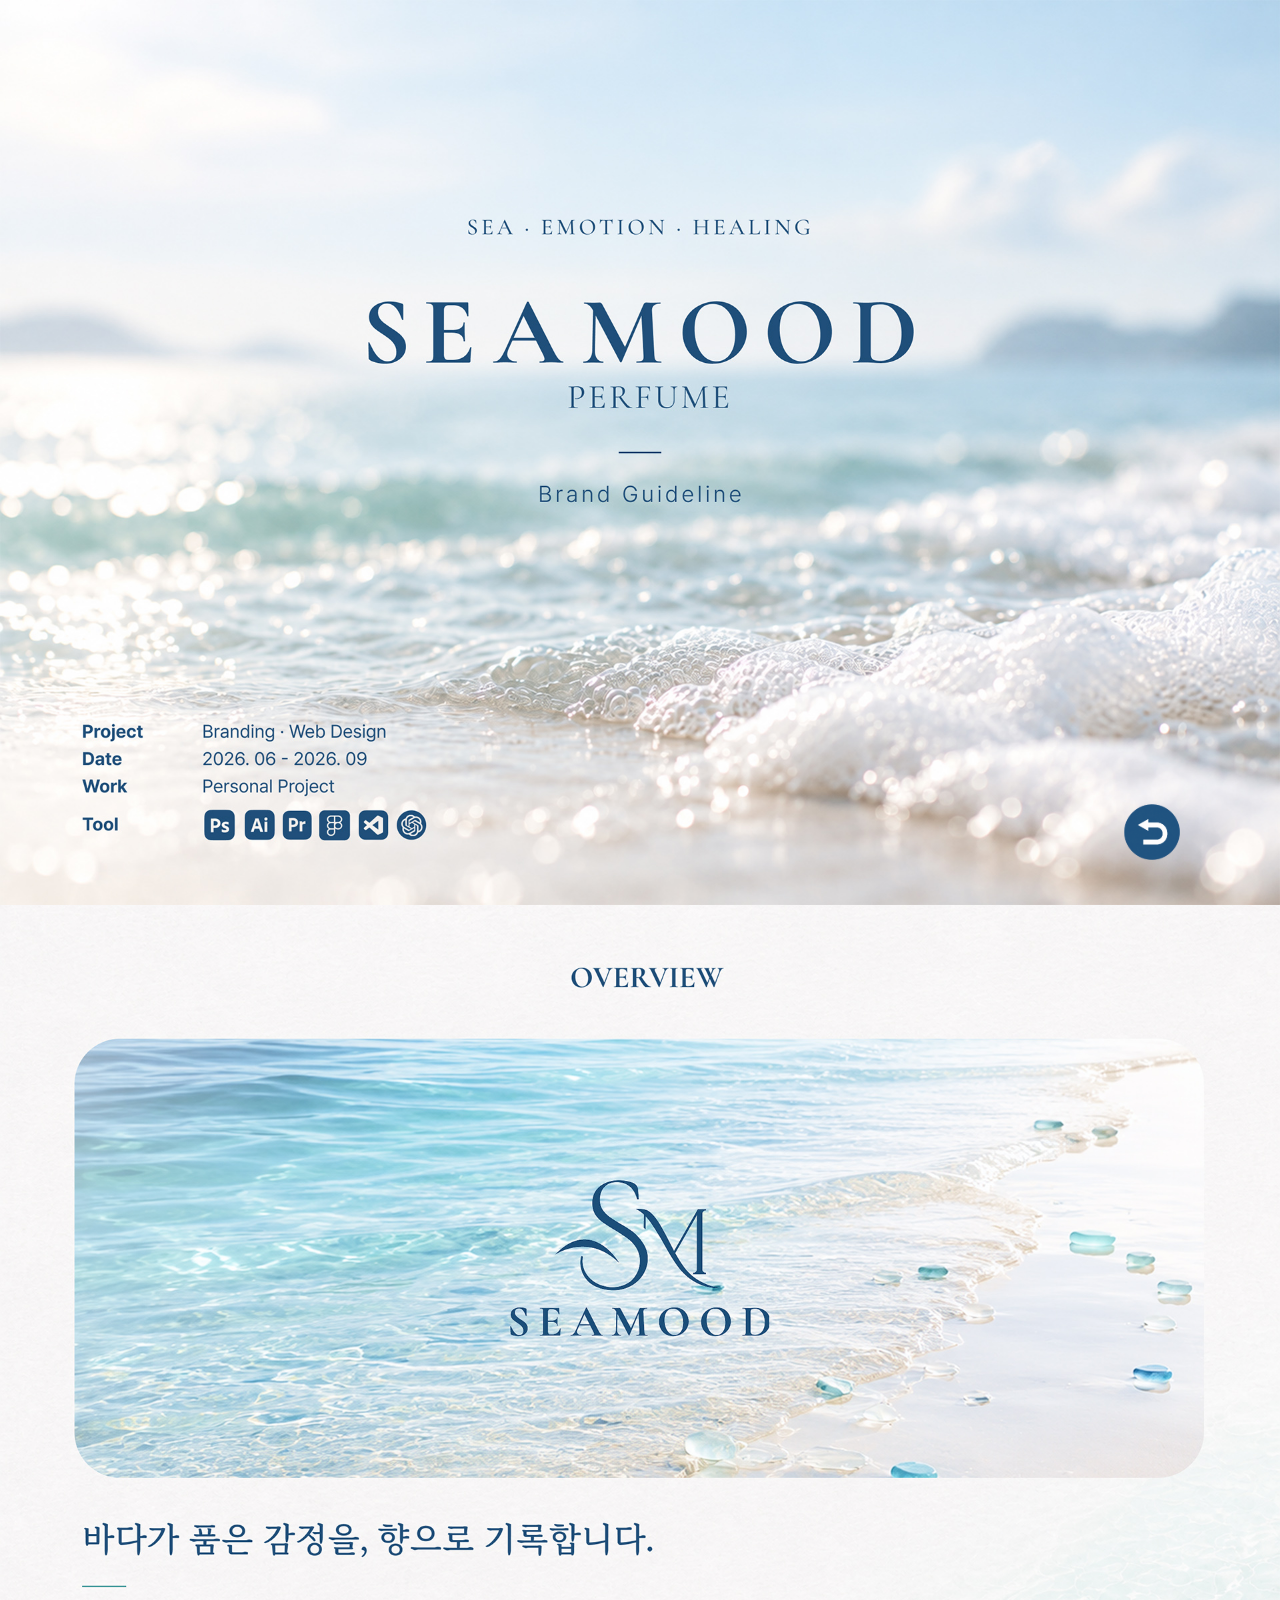
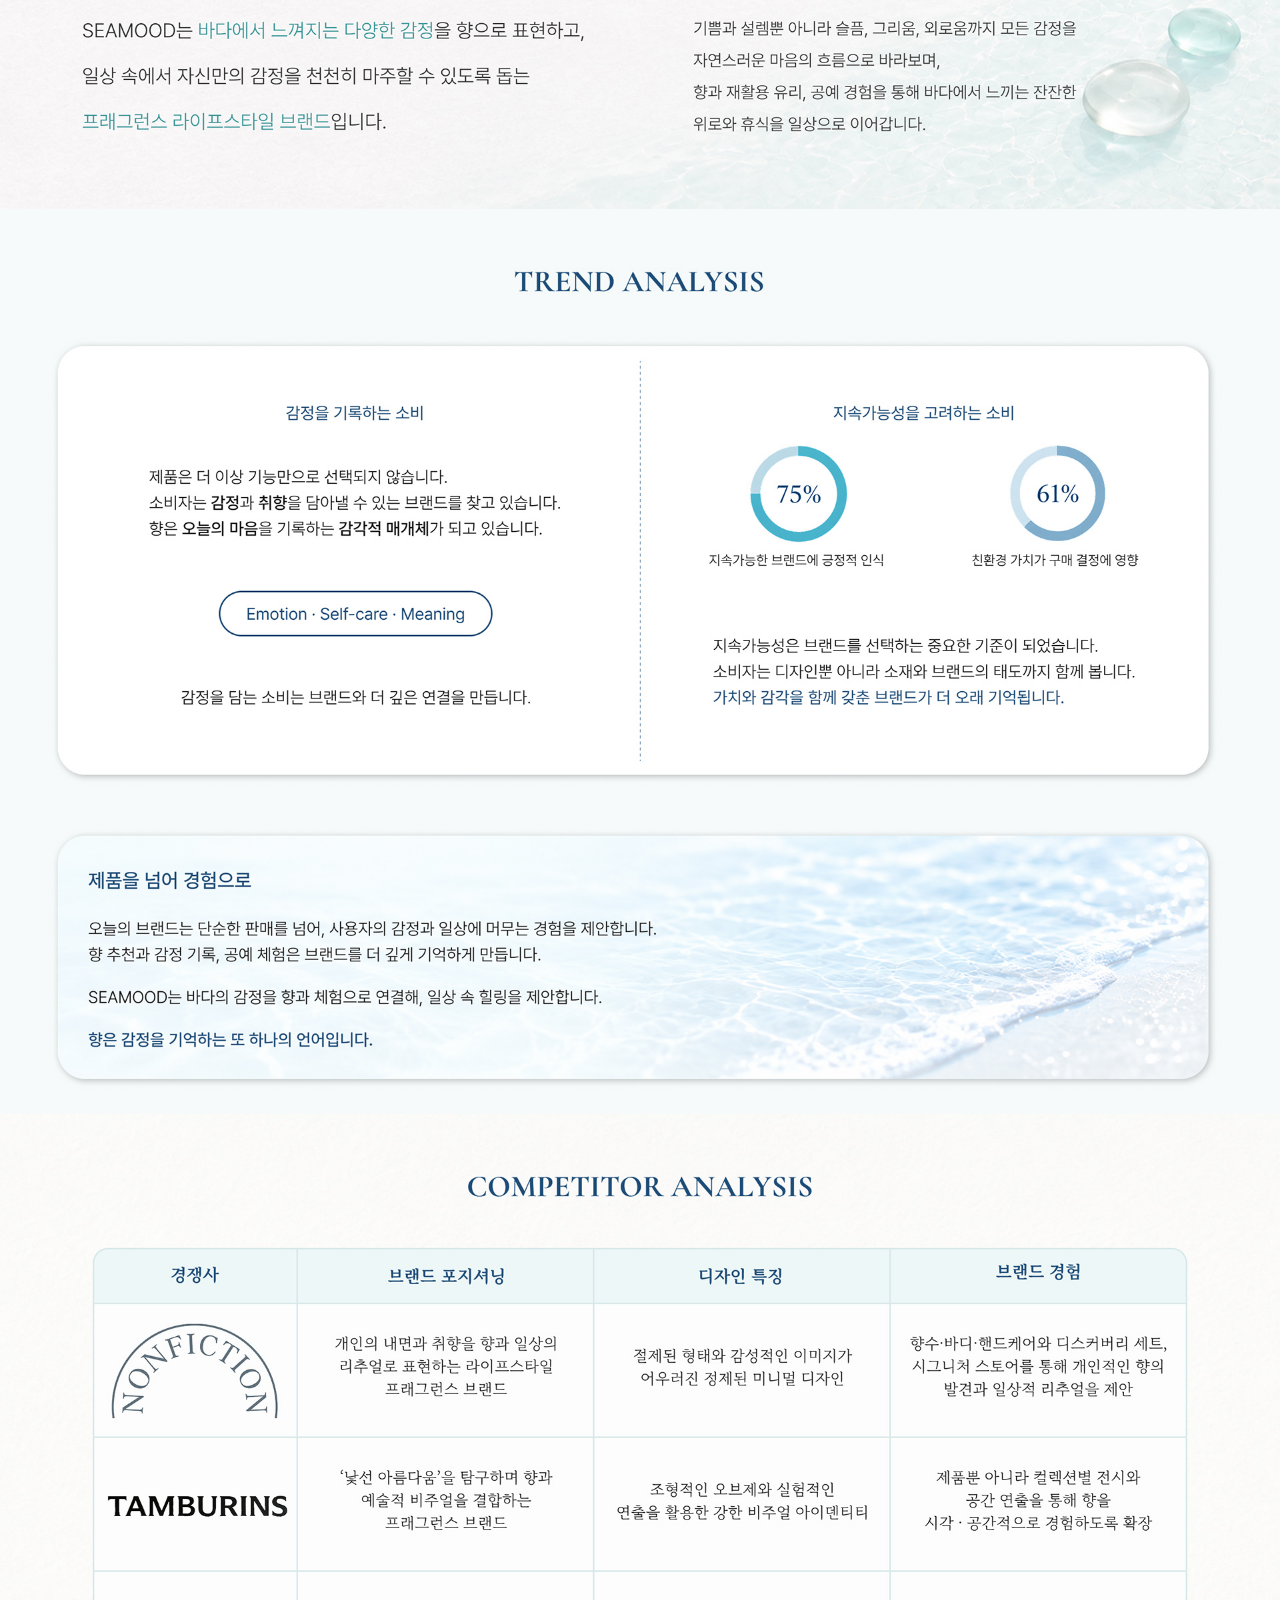
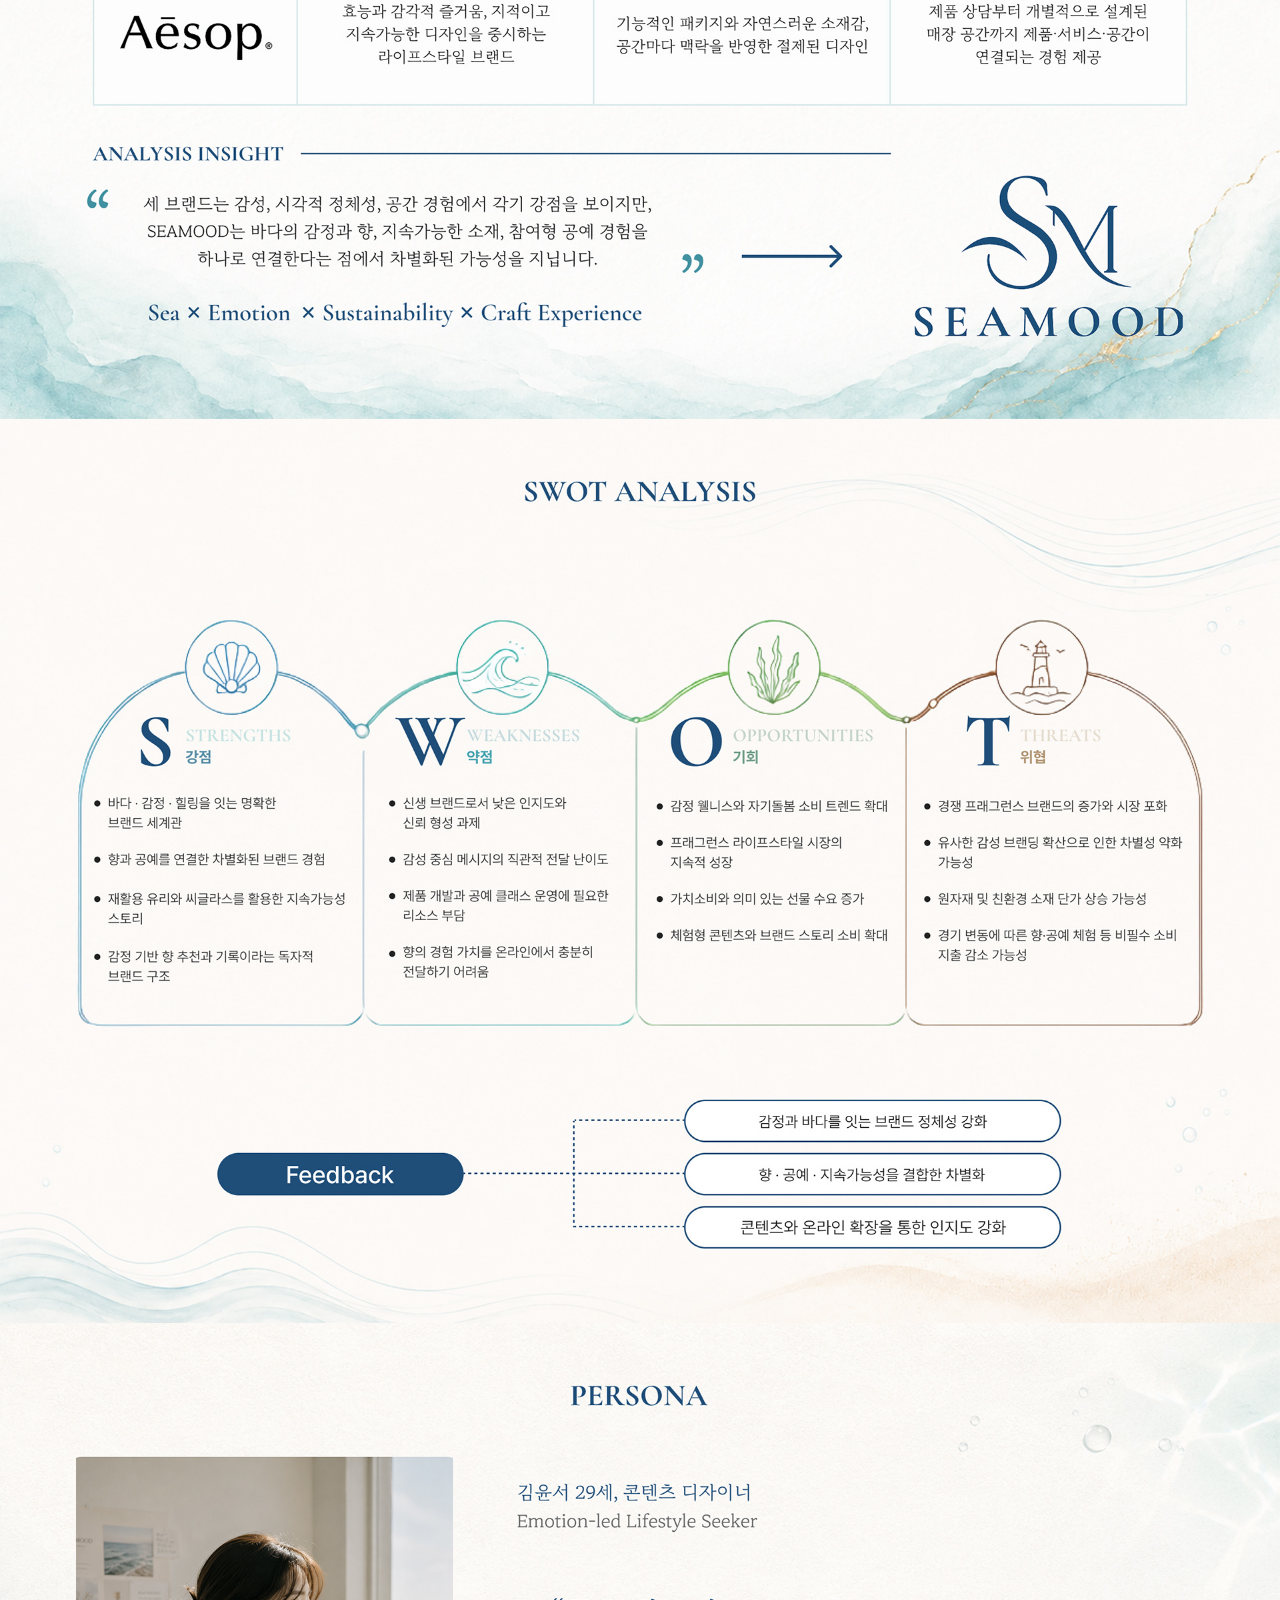
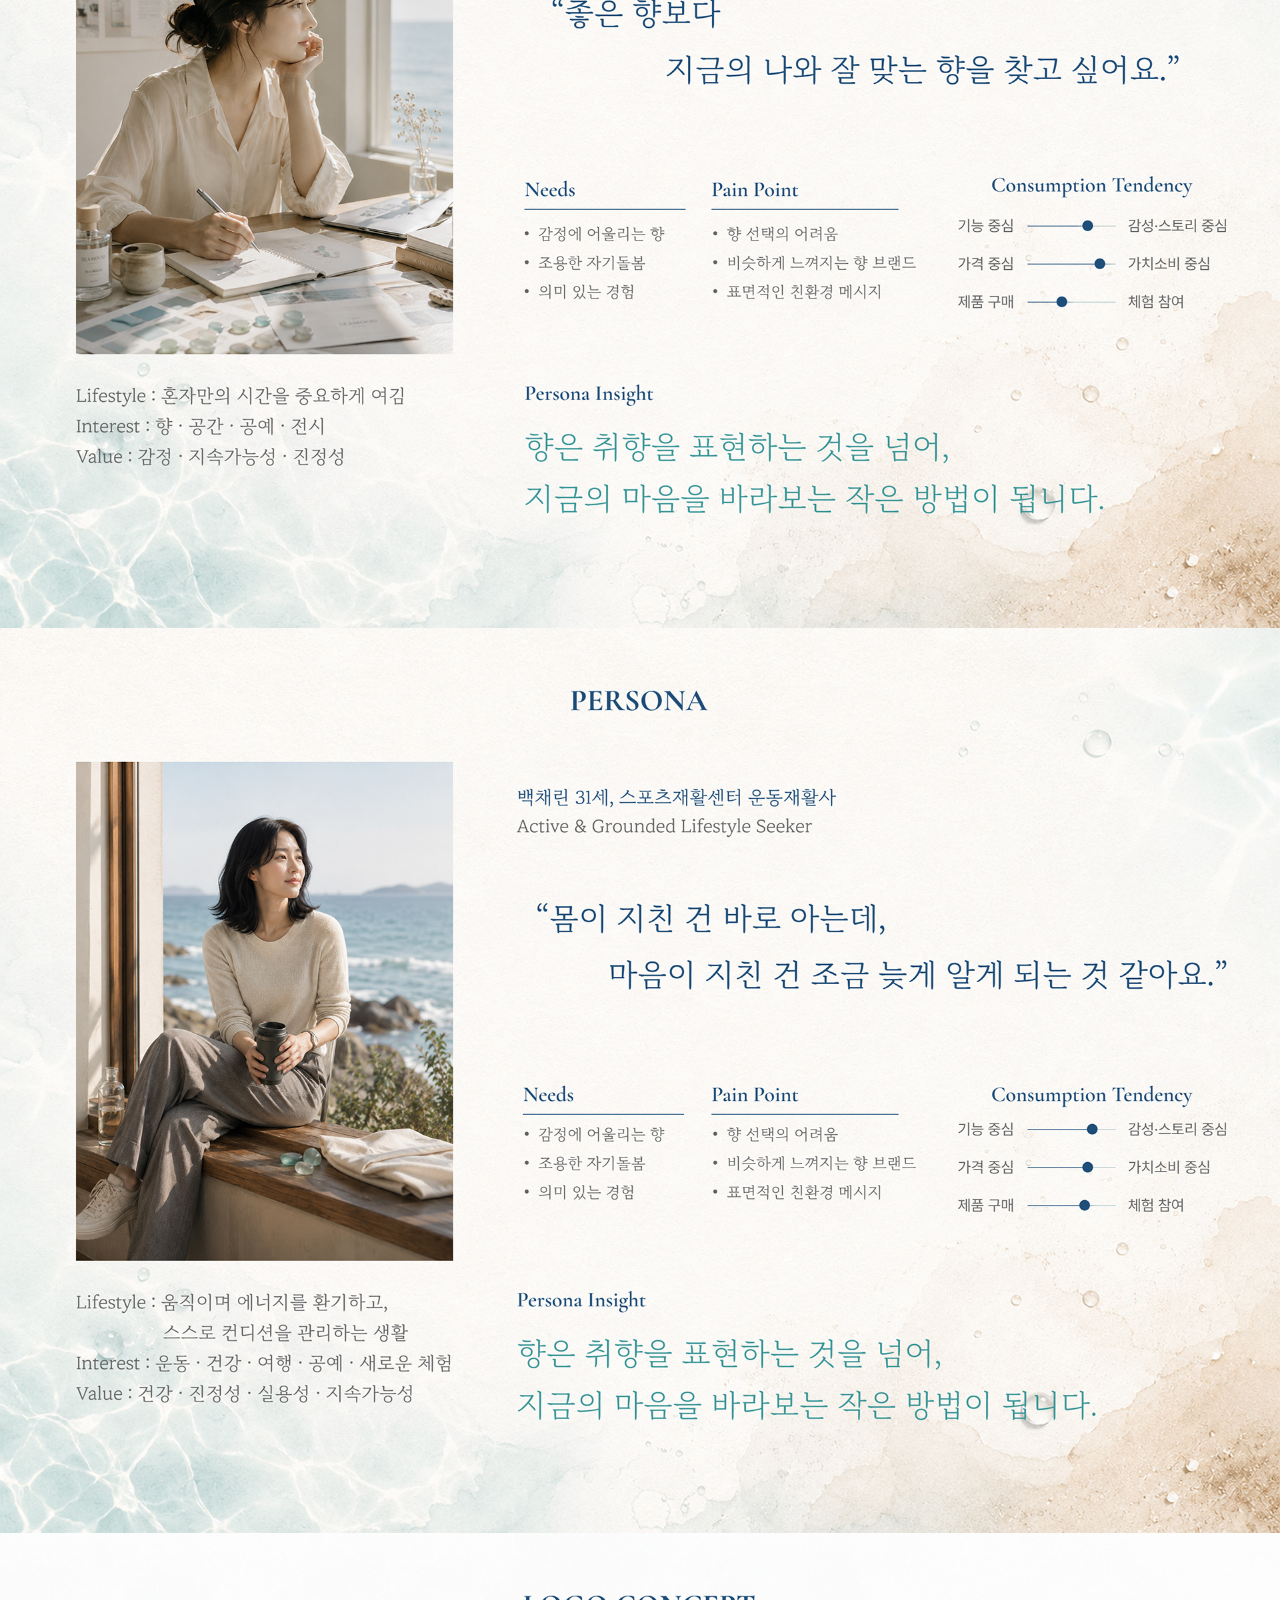
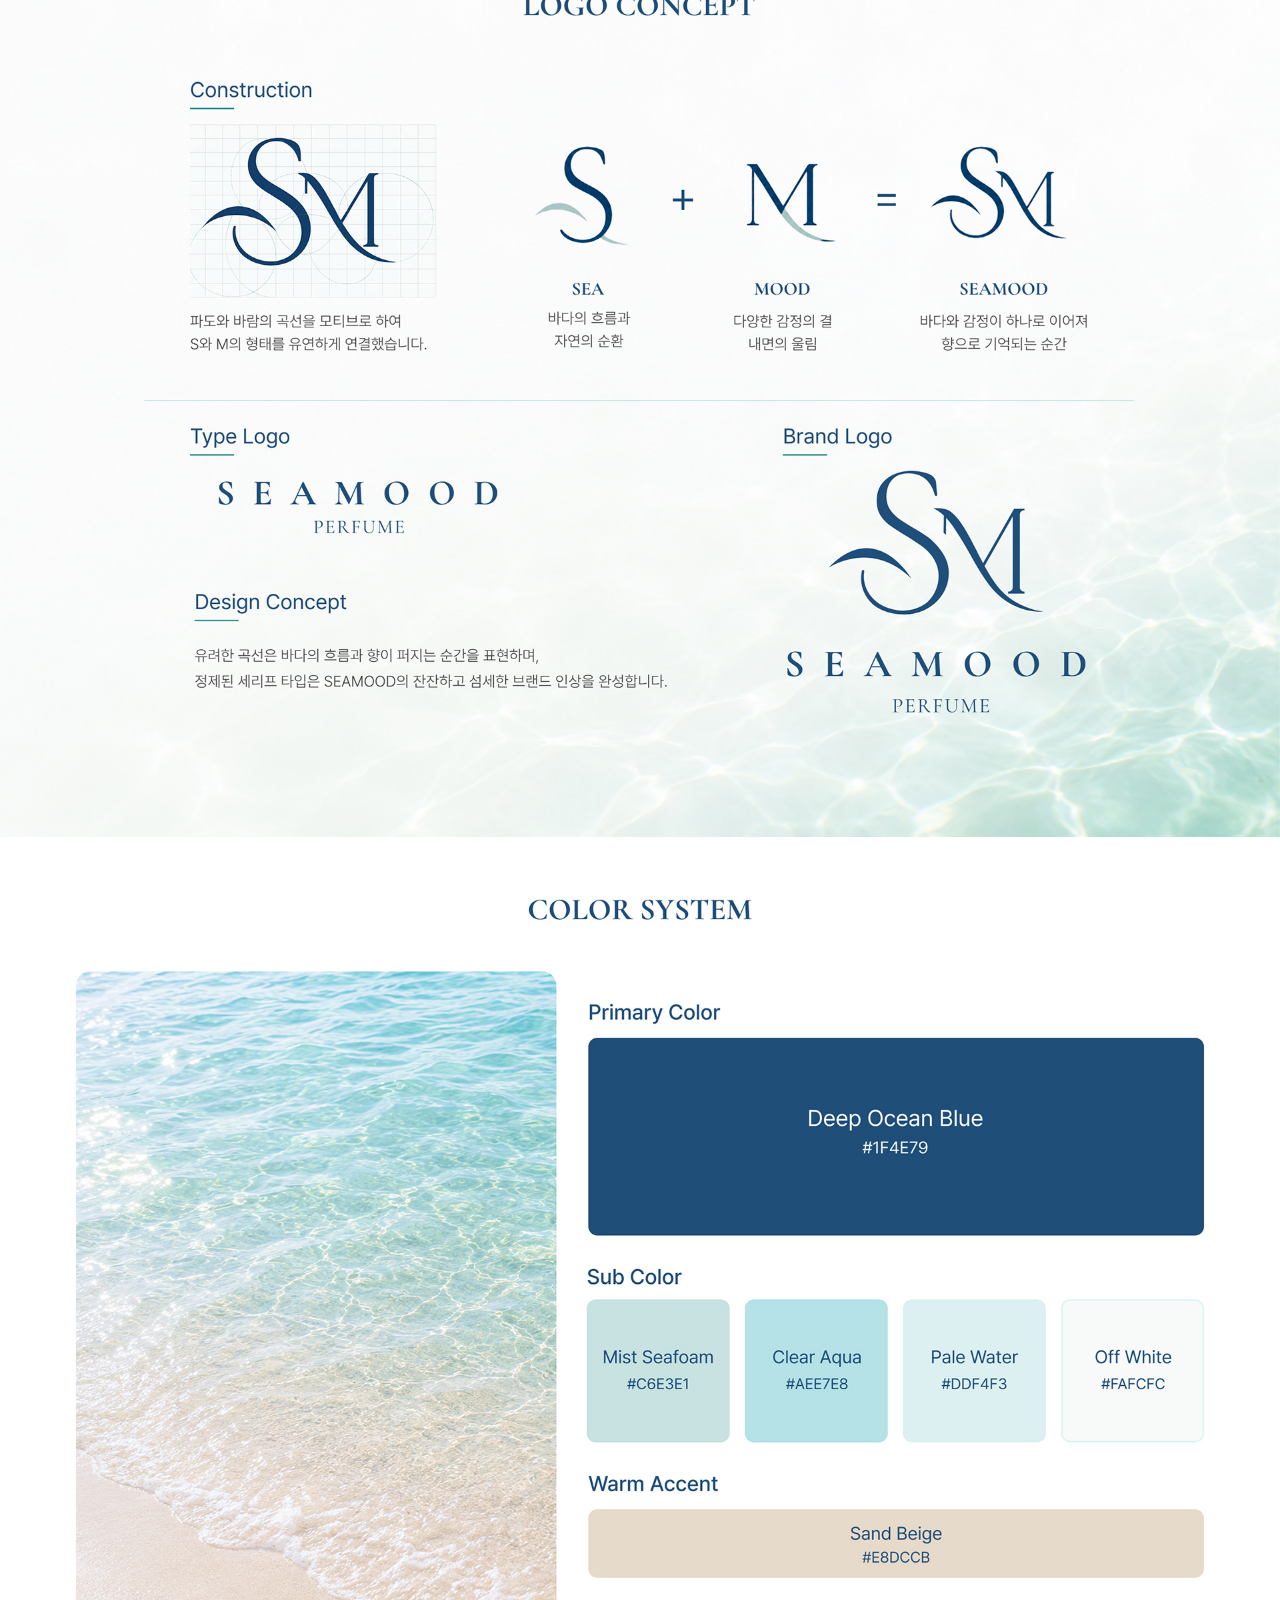
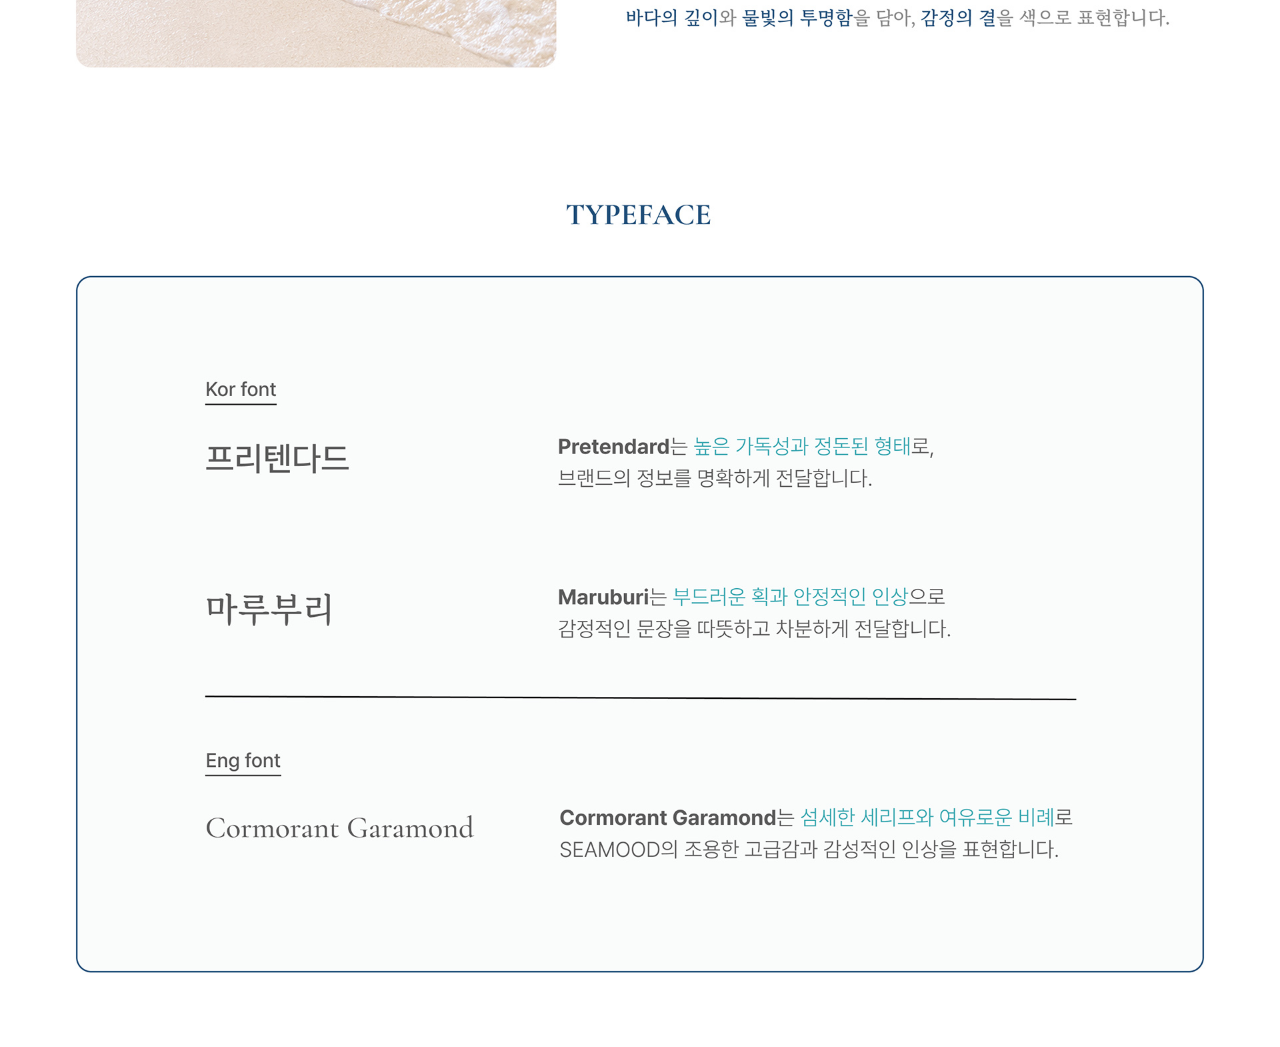
<file: guide/seamood-project/index.html>
<!doctype html>
<html lang="ko">
	<head>
		<meta charset="utf-8">
		<meta http-equiv="X-UA-Compatible" content="IE=edge">
		<meta name="viewport" content="width=1320px">
		<title>SEAMOOD Brand Identity Guide</title>
    <link rel="shortcut icon" href="./images/favicon.svg" type="image/x-icon">
		<link href="css/style.css" rel="stylesheet" type="text/css"> 
	</head>
  <body>
    <div>
     <img src="./images/1SEAMOOD표지.jpg" alt="guide">
    </div>
    <div>
     <img src="./images/2SEAMOOD_overview.jpg" alt="guide">
    </div>
    <div>
     <img src="./images/3SEAMOOD_TrendAnalysis.jpg" alt="guide">
    </div>
    <div>
     <img src="./images/4SEAMOOD_CompetitorAnalysis.jpg" alt="guide">
    </div>
    <div>
     <img src="./images/5SEAMOOD_SWOTAnalysis.jpg" alt="guide">
    </div>
    <div>
     <img src="./images/6SEAMOOD_PERSONA.jpg" alt="guide">
    </div>
    <div>
     <img src="./images/7SEAMOOD_PERSONA.jpg" alt="guide">
    </div>
    <div>
     <img src="./images/8SEAMOOD_logo.jpg" alt="guide">
    </div>
    <div>
     <img src="./images/9SEAMOOD_ColorSystem.jpg" alt="guide">
    </div>
    <div>
     <img src="./images/10SEAMOOD_TypeFace.jpg" alt="guide">
    </div>
    </div>
	<div class="top fixed">
		<a href="#"><img src="../seamood-project/images/top.png" alt="top"></a>
	</div>
	<div class="fixed2">
		<a href="../../index.html#branding" onclick="window.close()"><img src="images/back.png" alt="back"></a>
	</div>
	<script src="js/jquery-1.12.3.js"></script>
	<script src="js/sub_script.js"></script>
  </body>
</html>
</file>
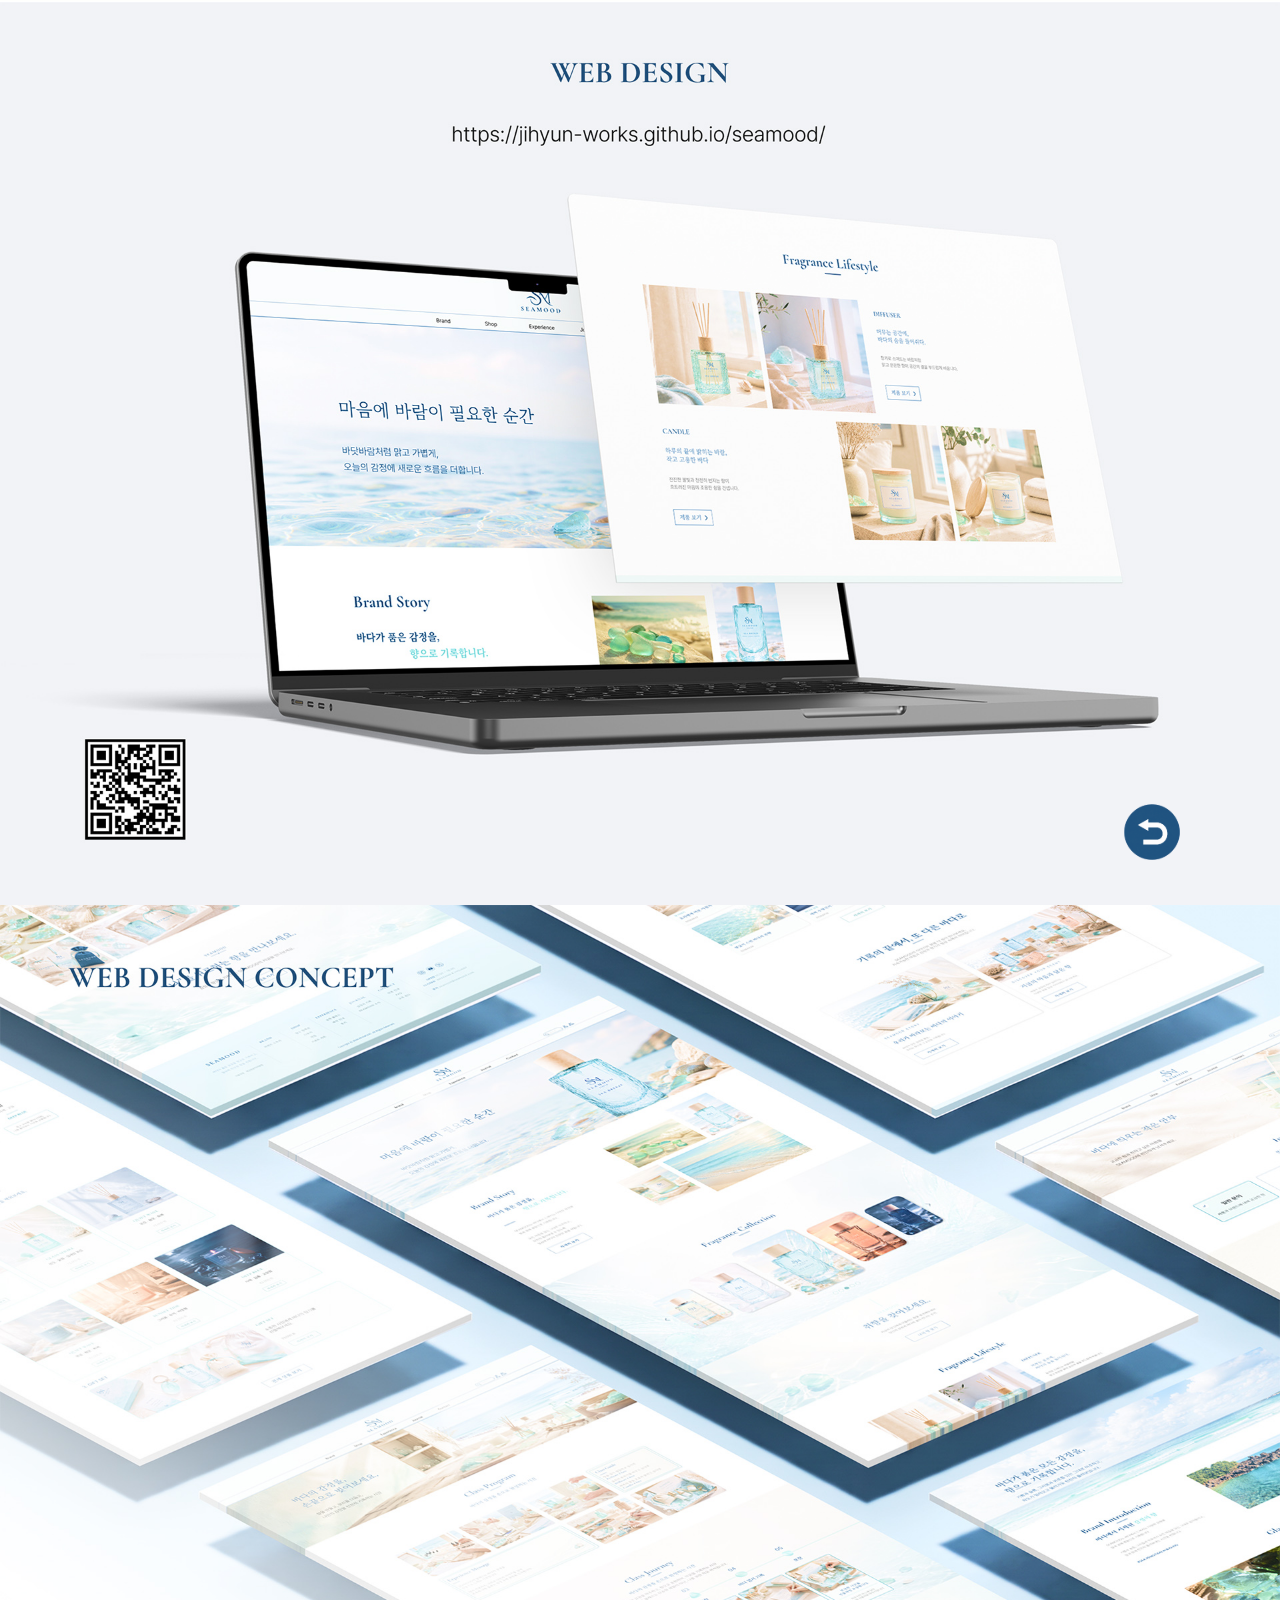
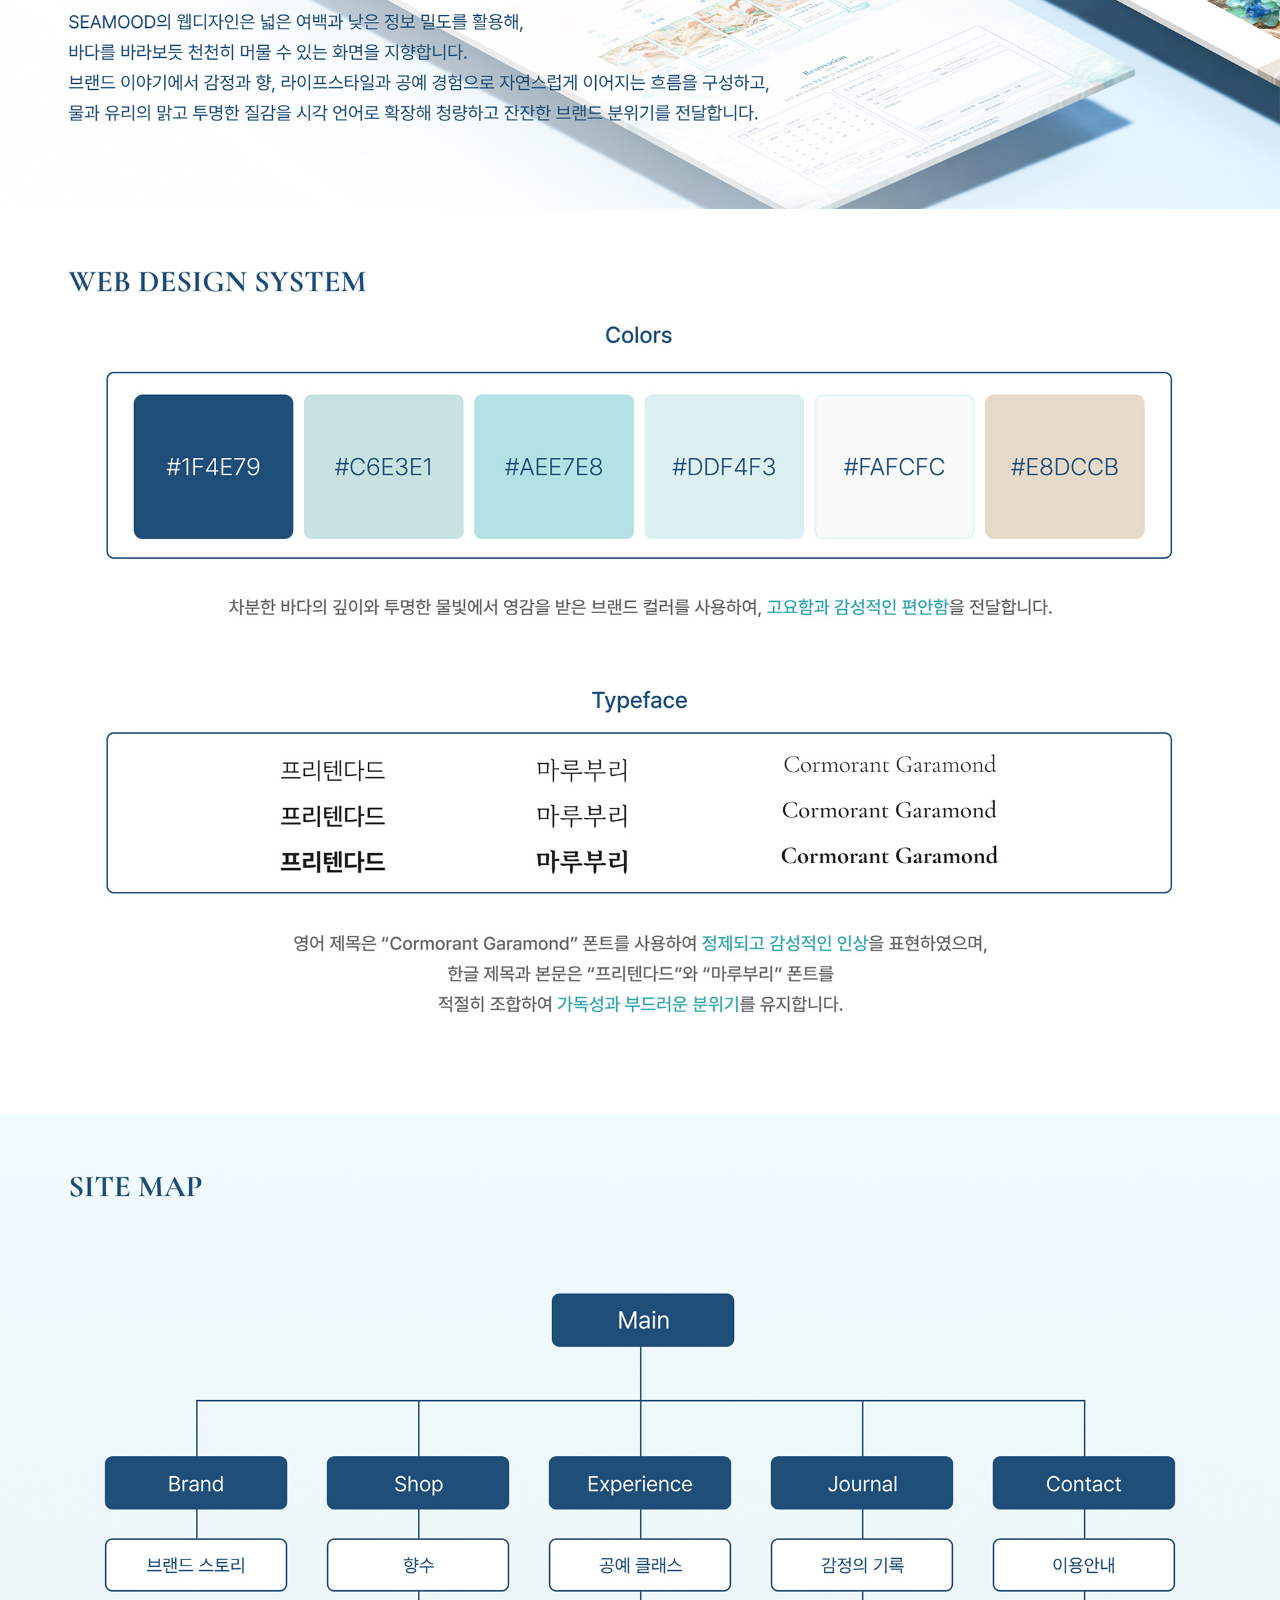
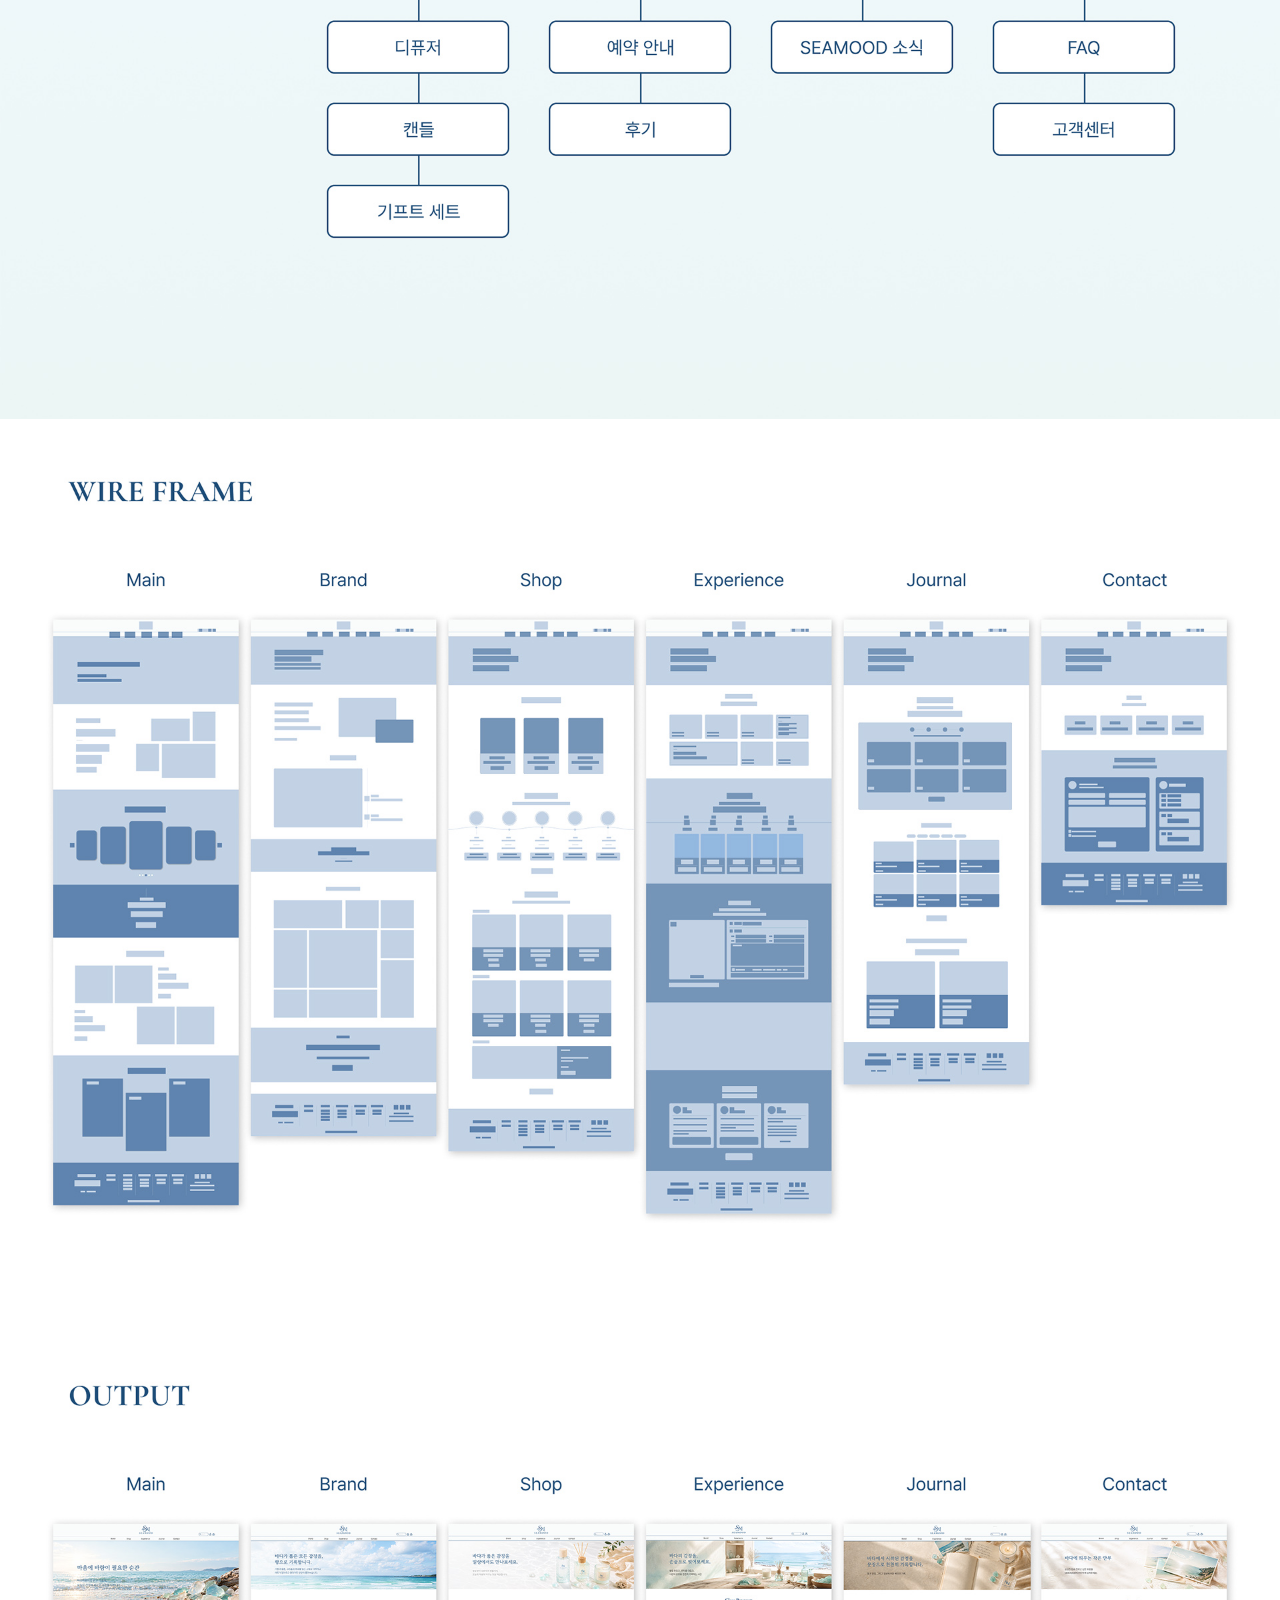
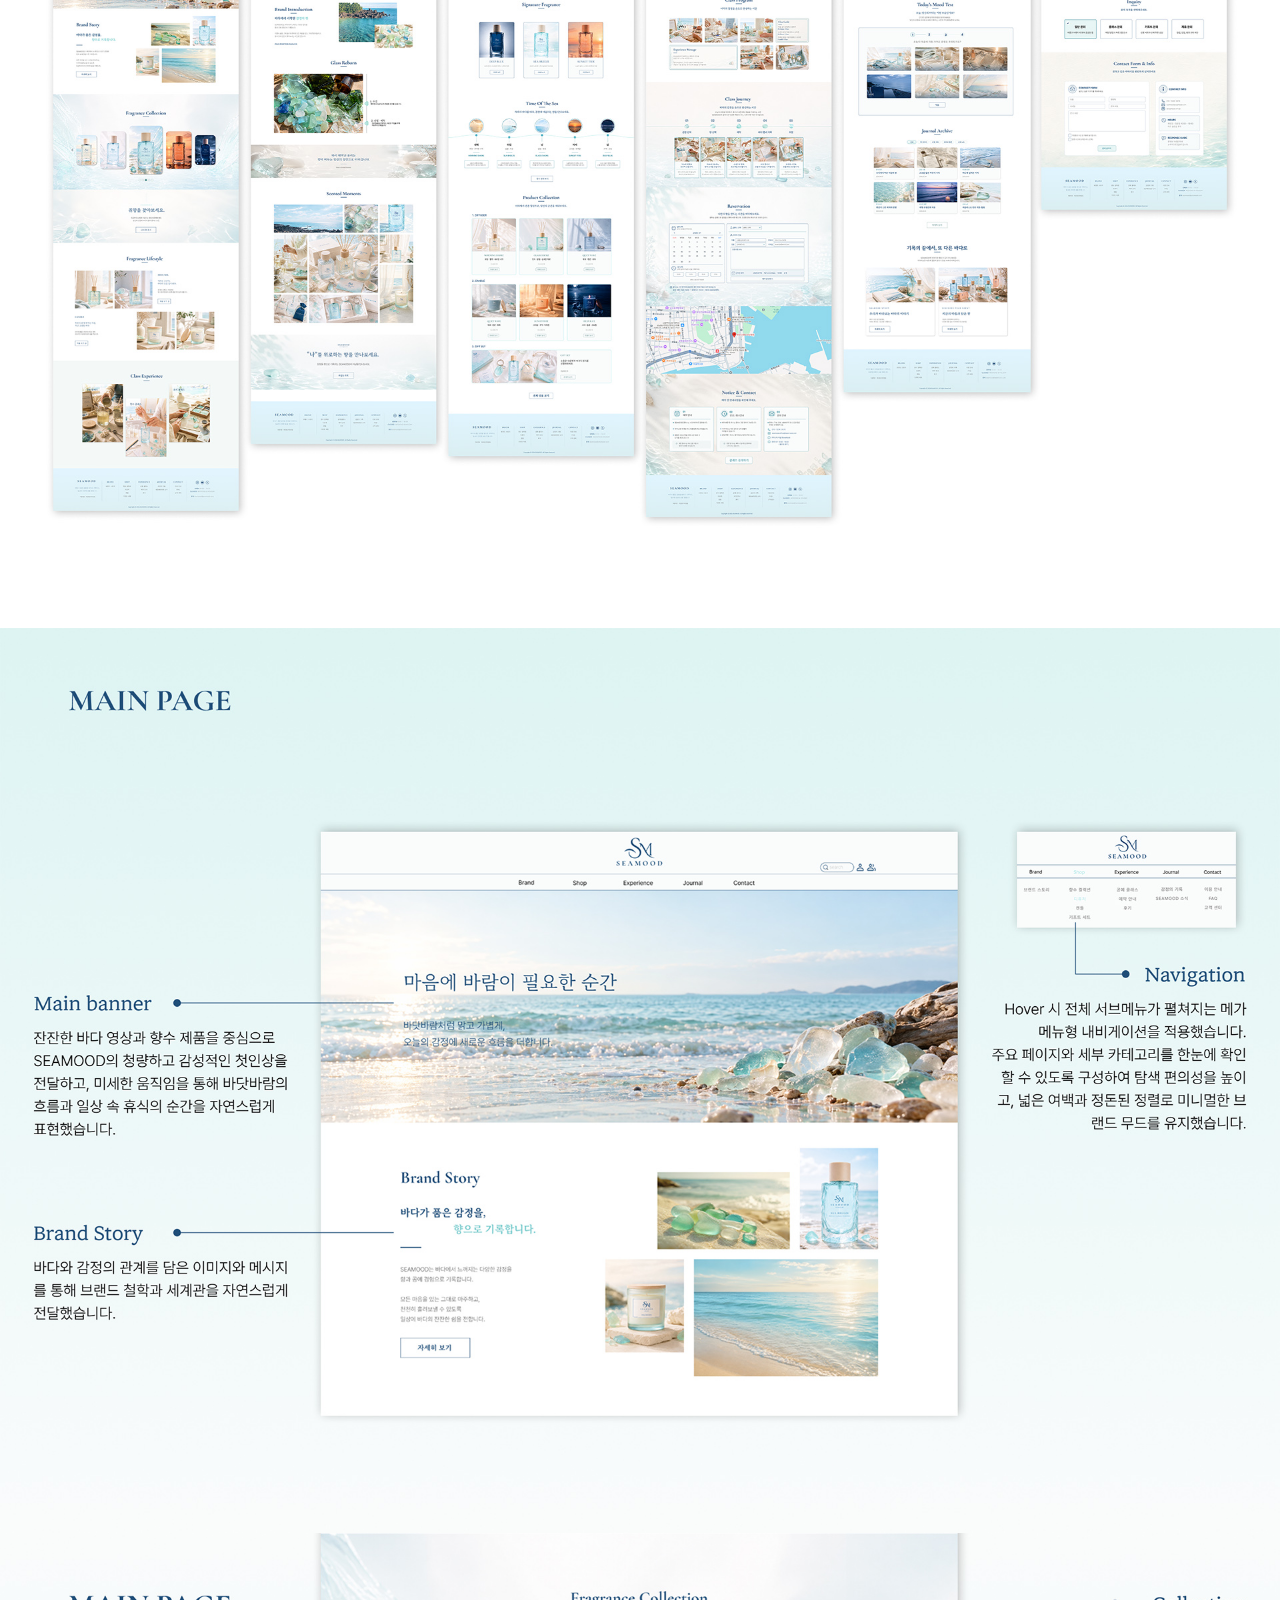
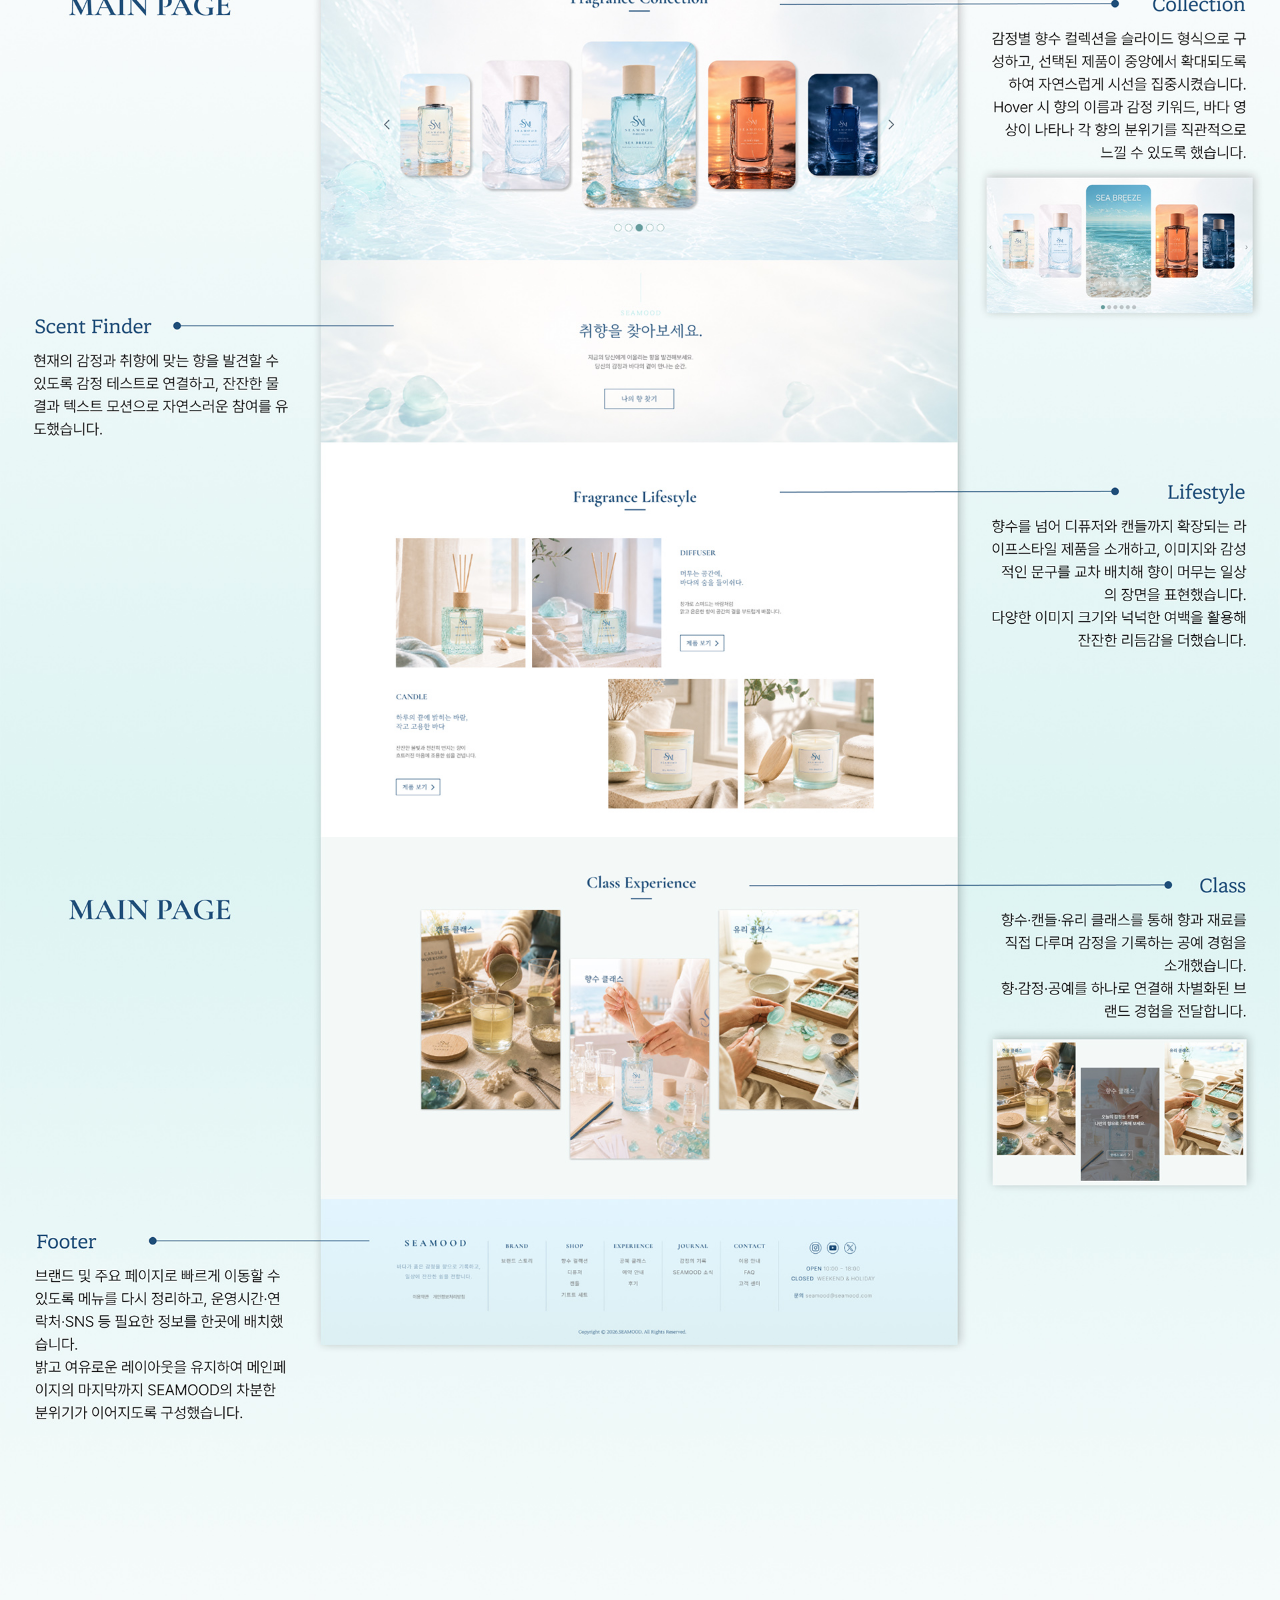
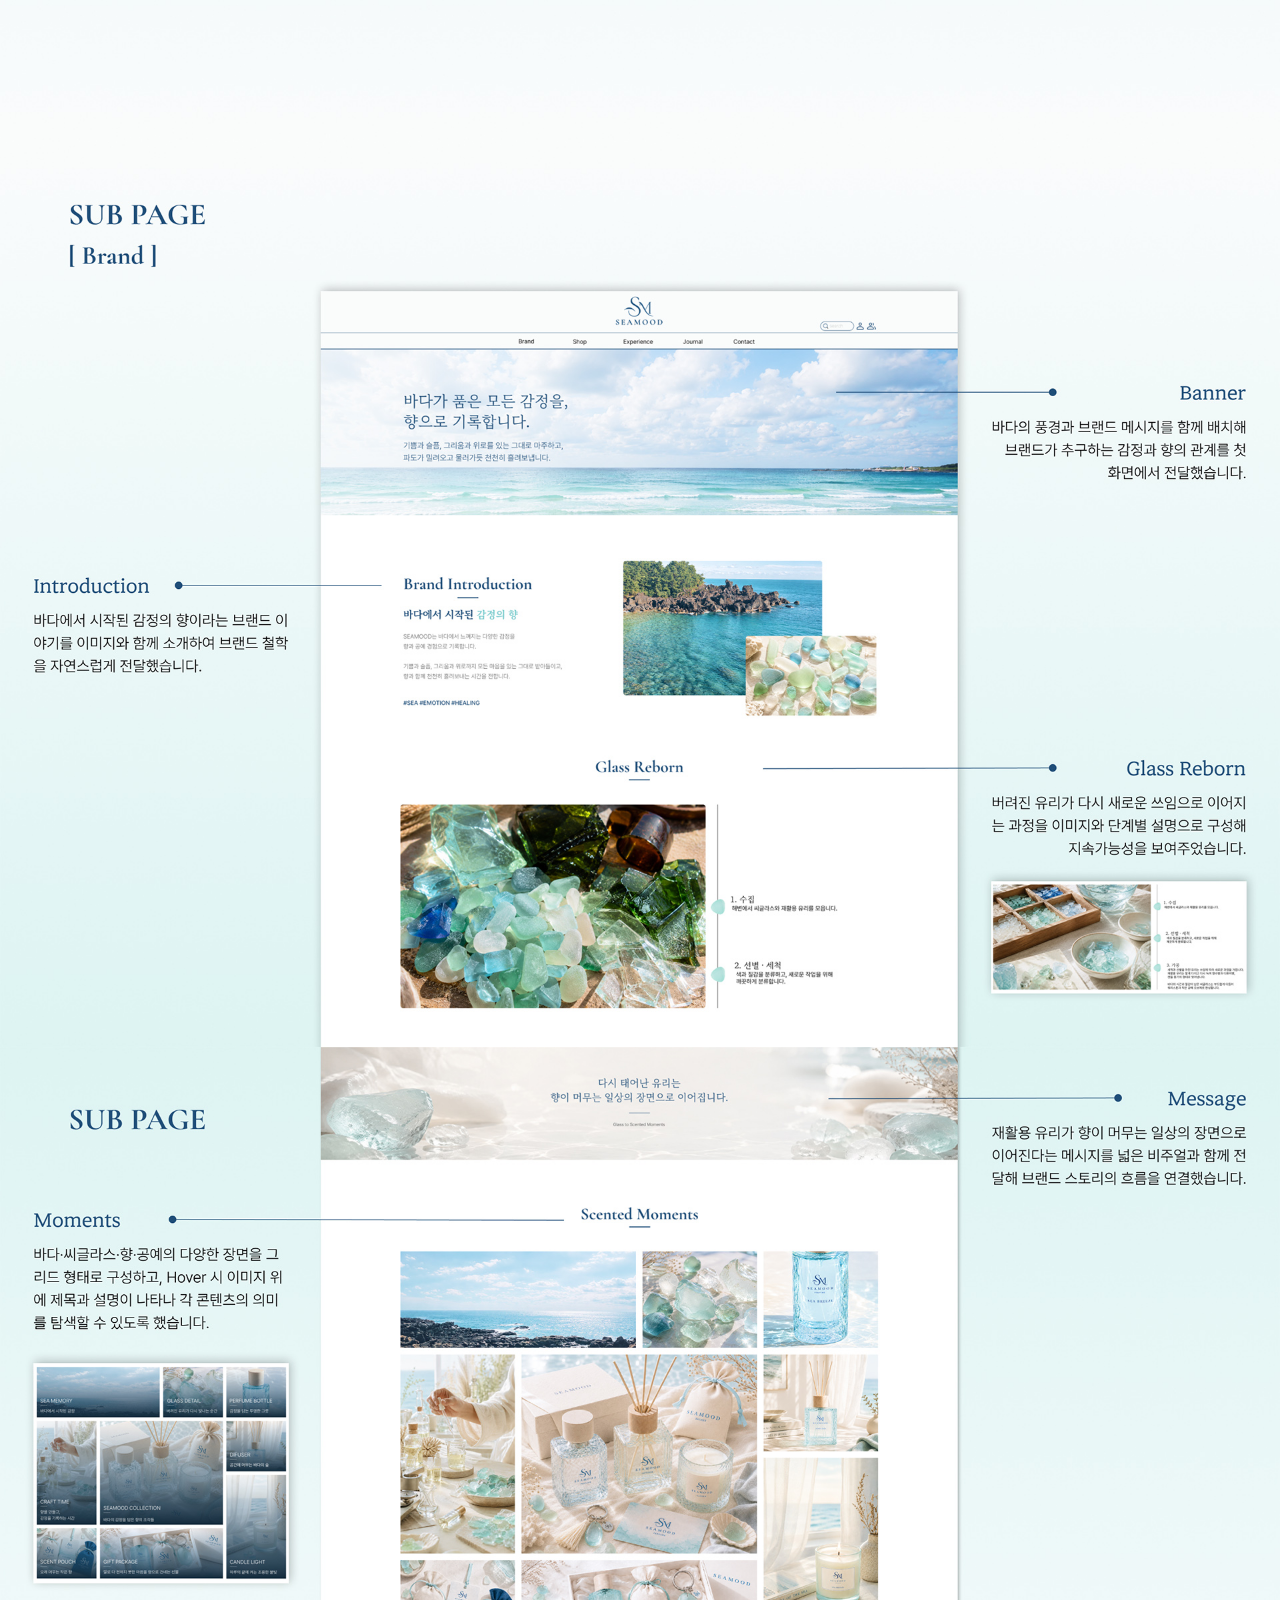
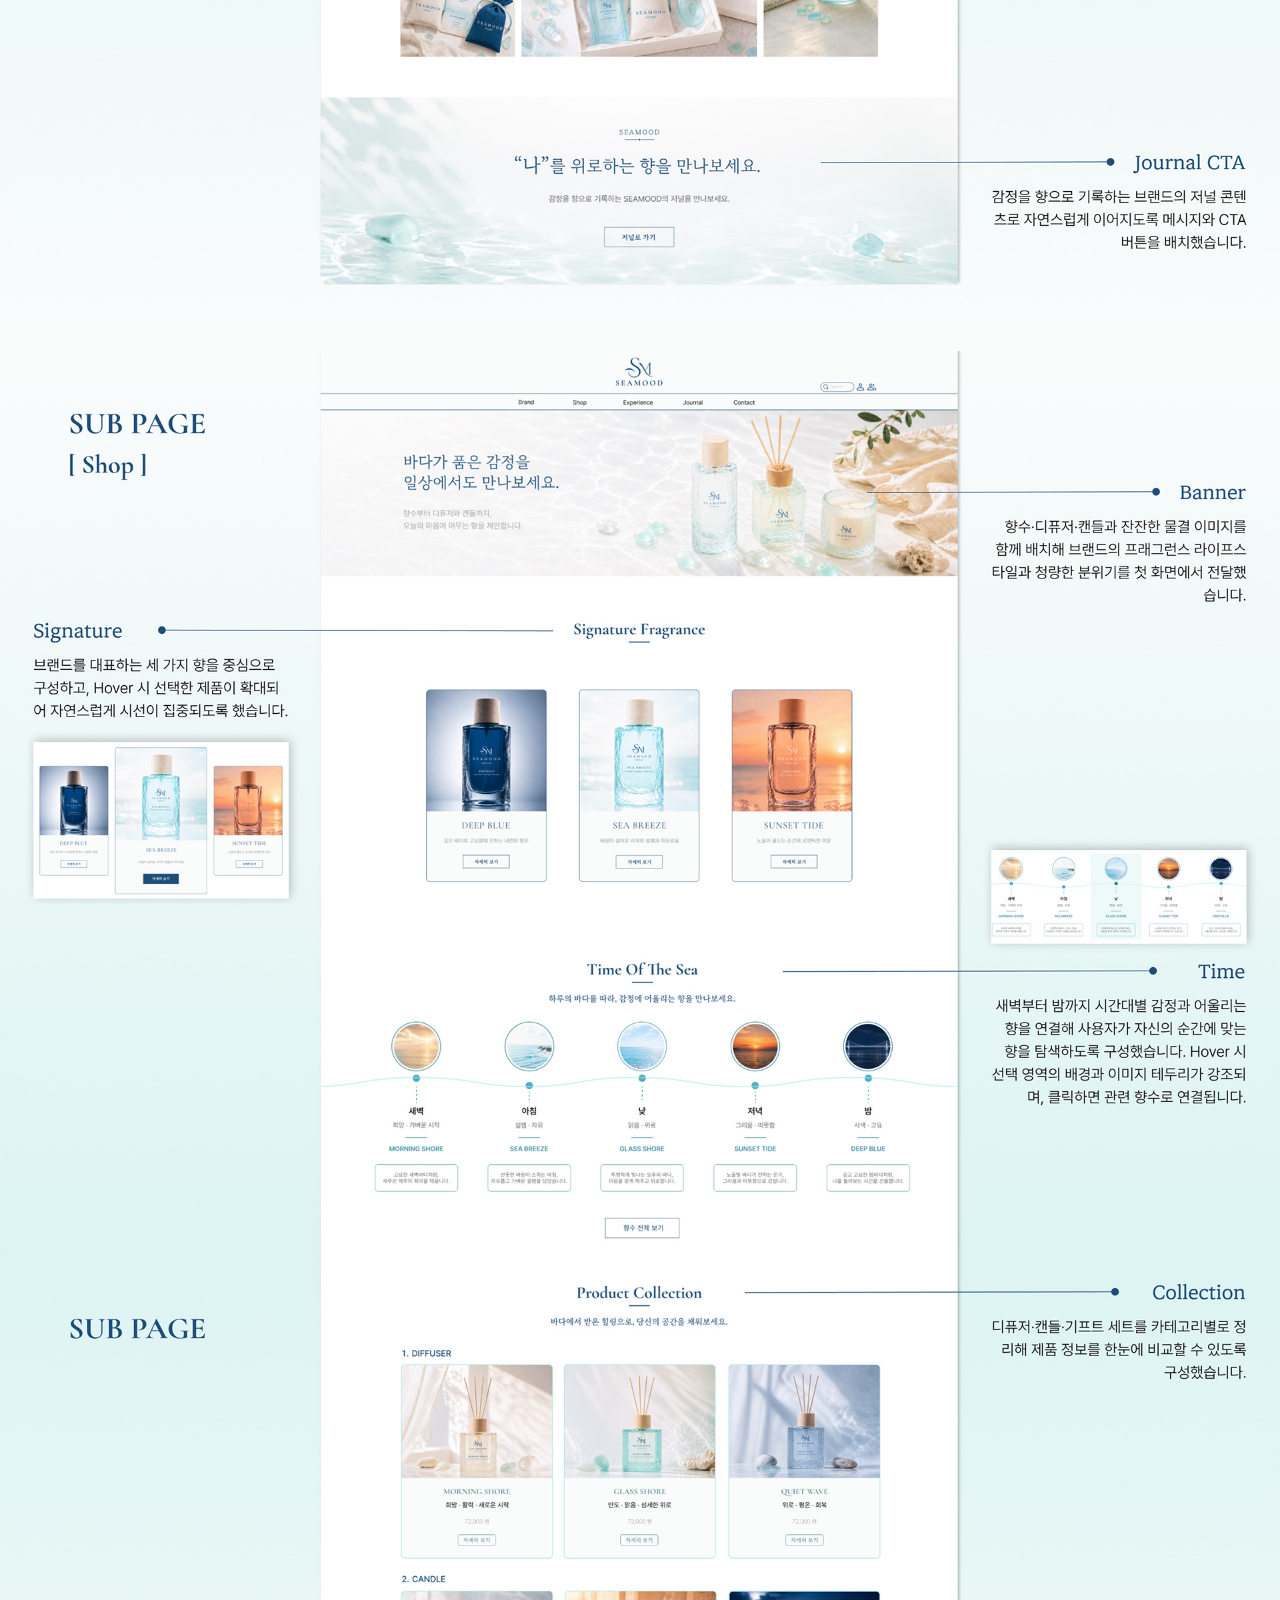
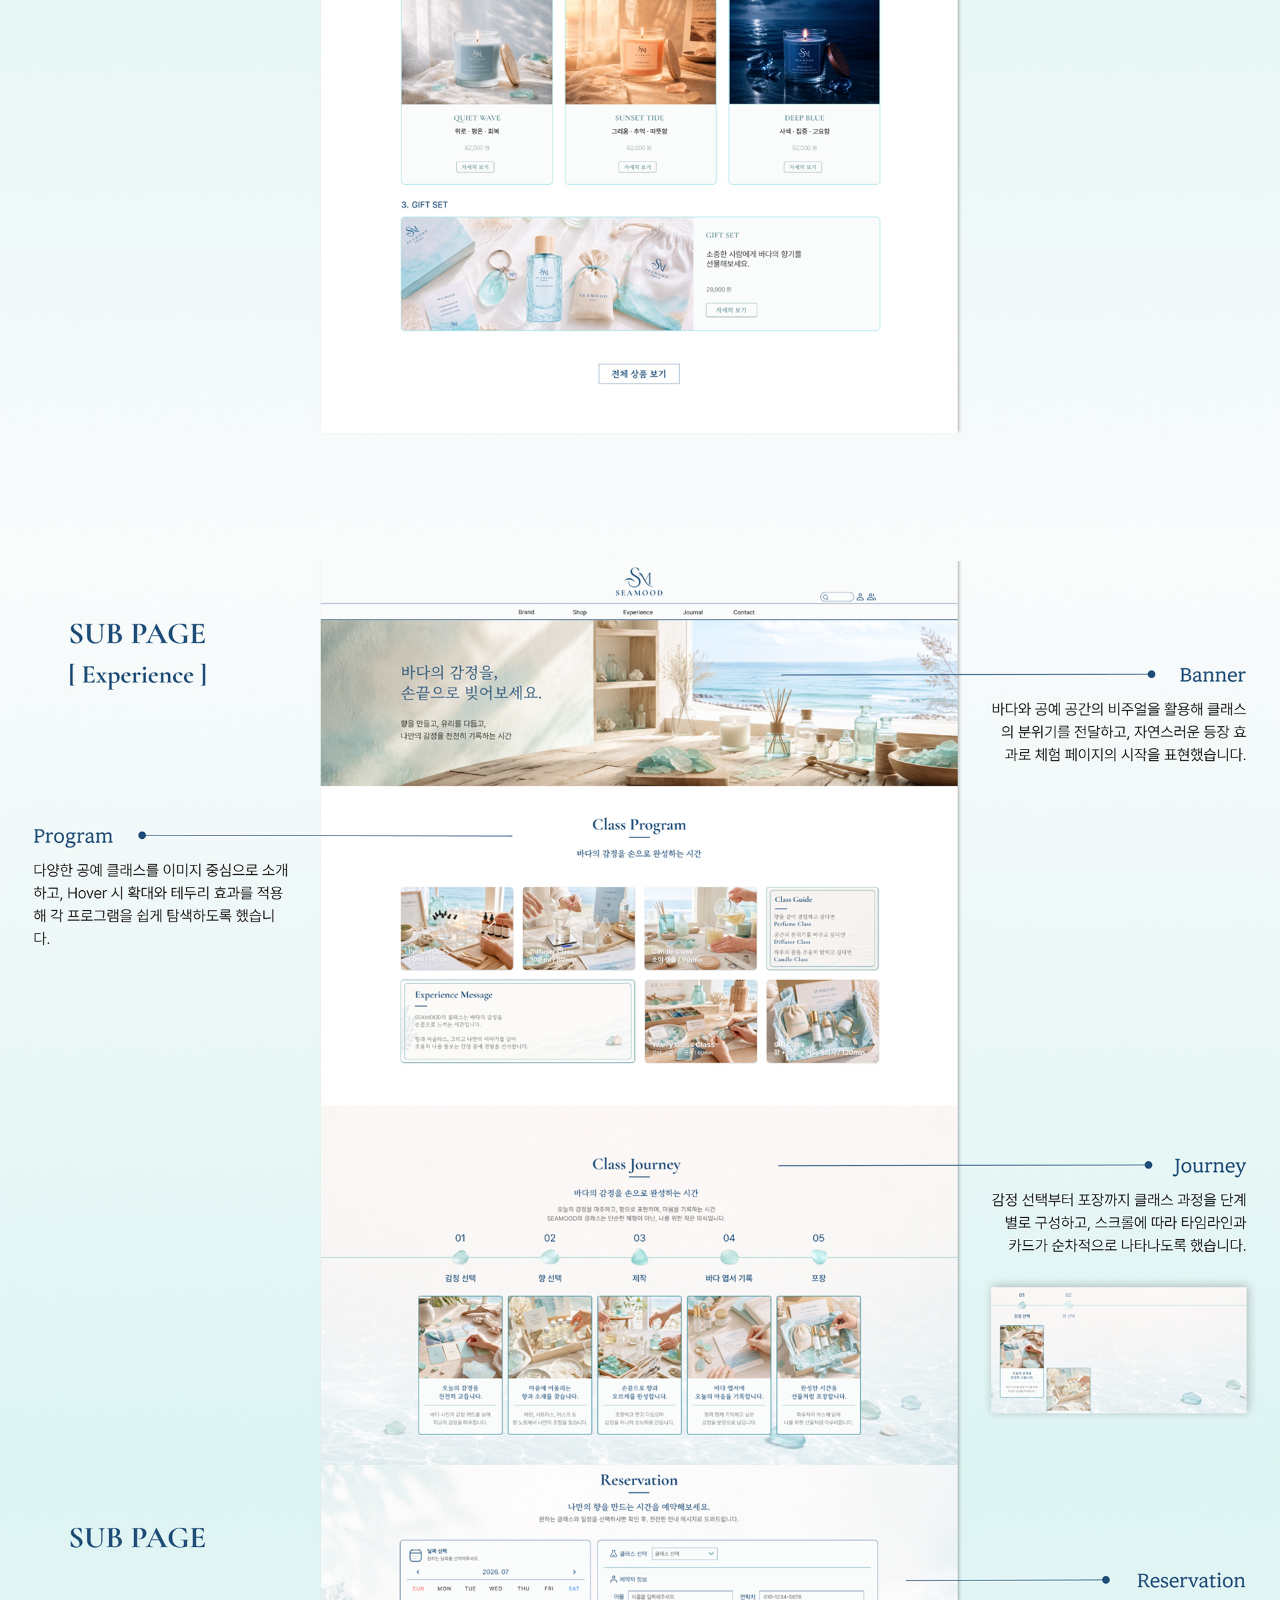
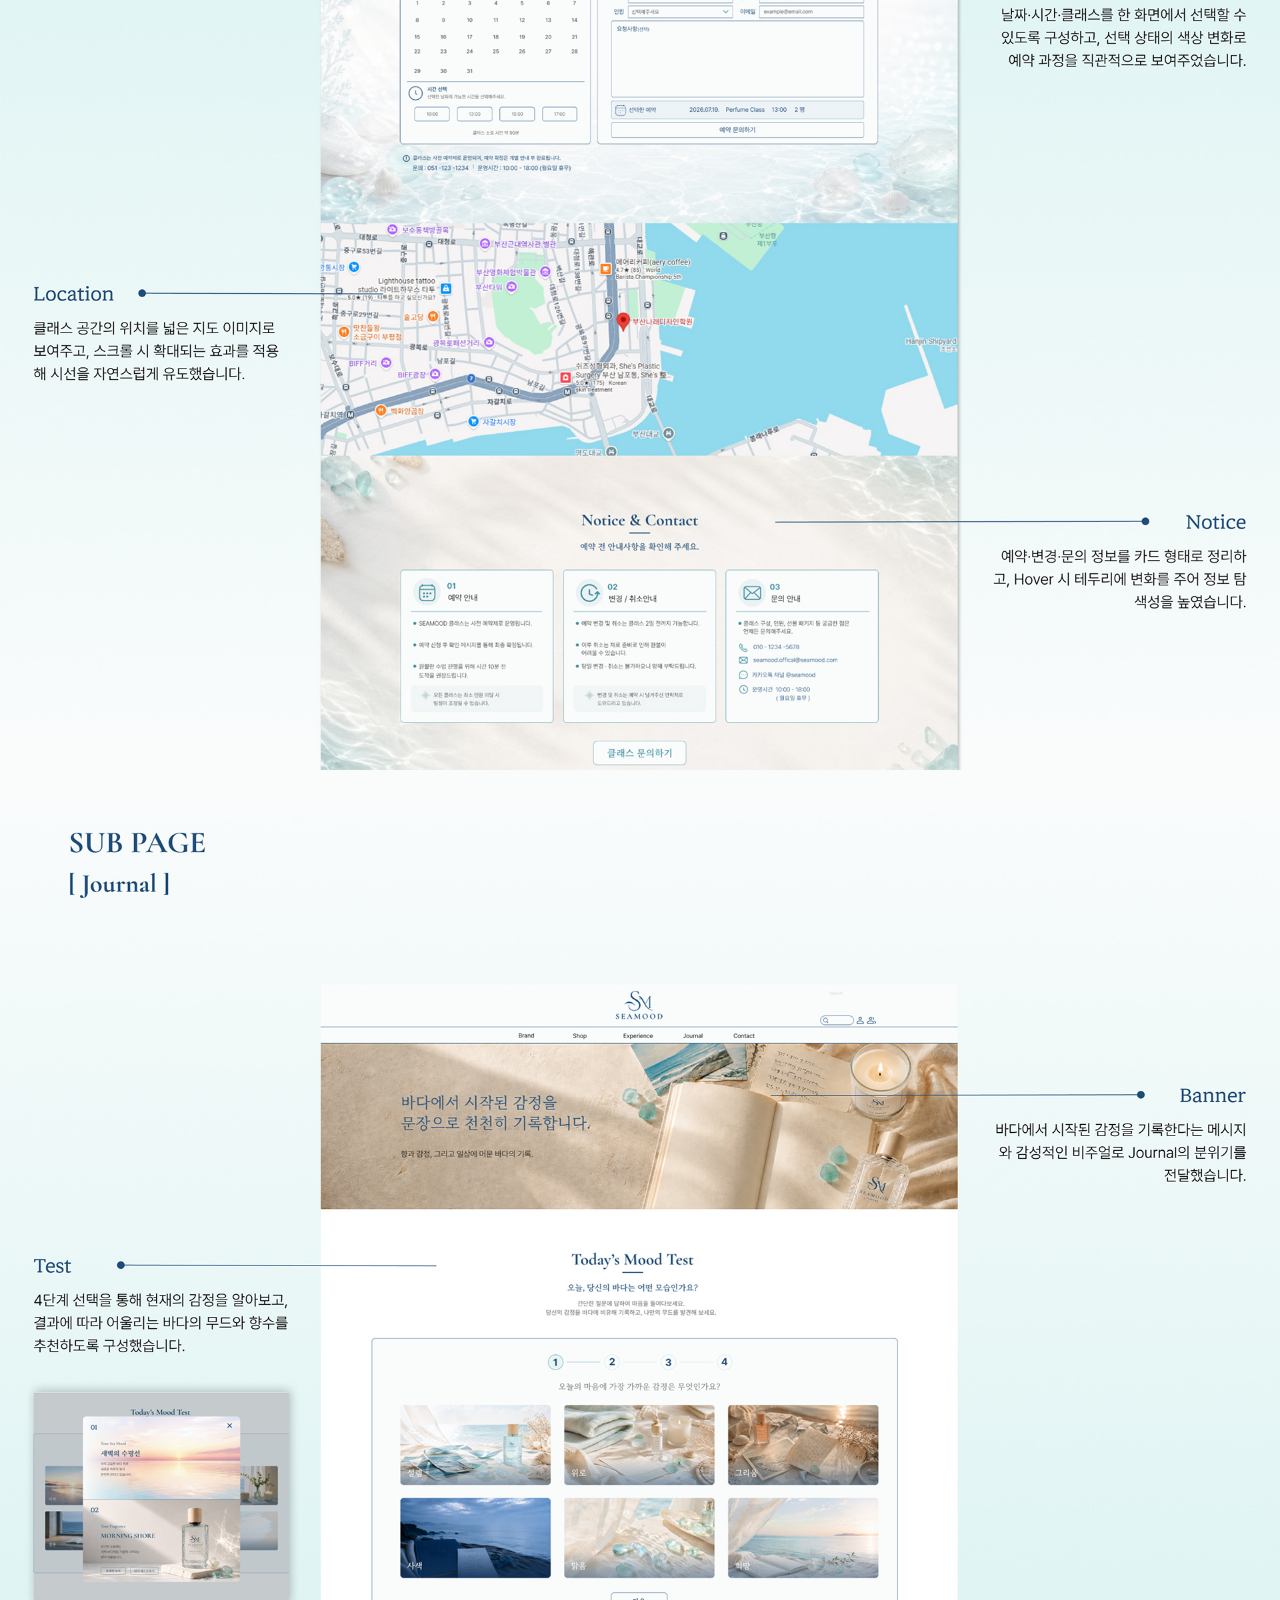
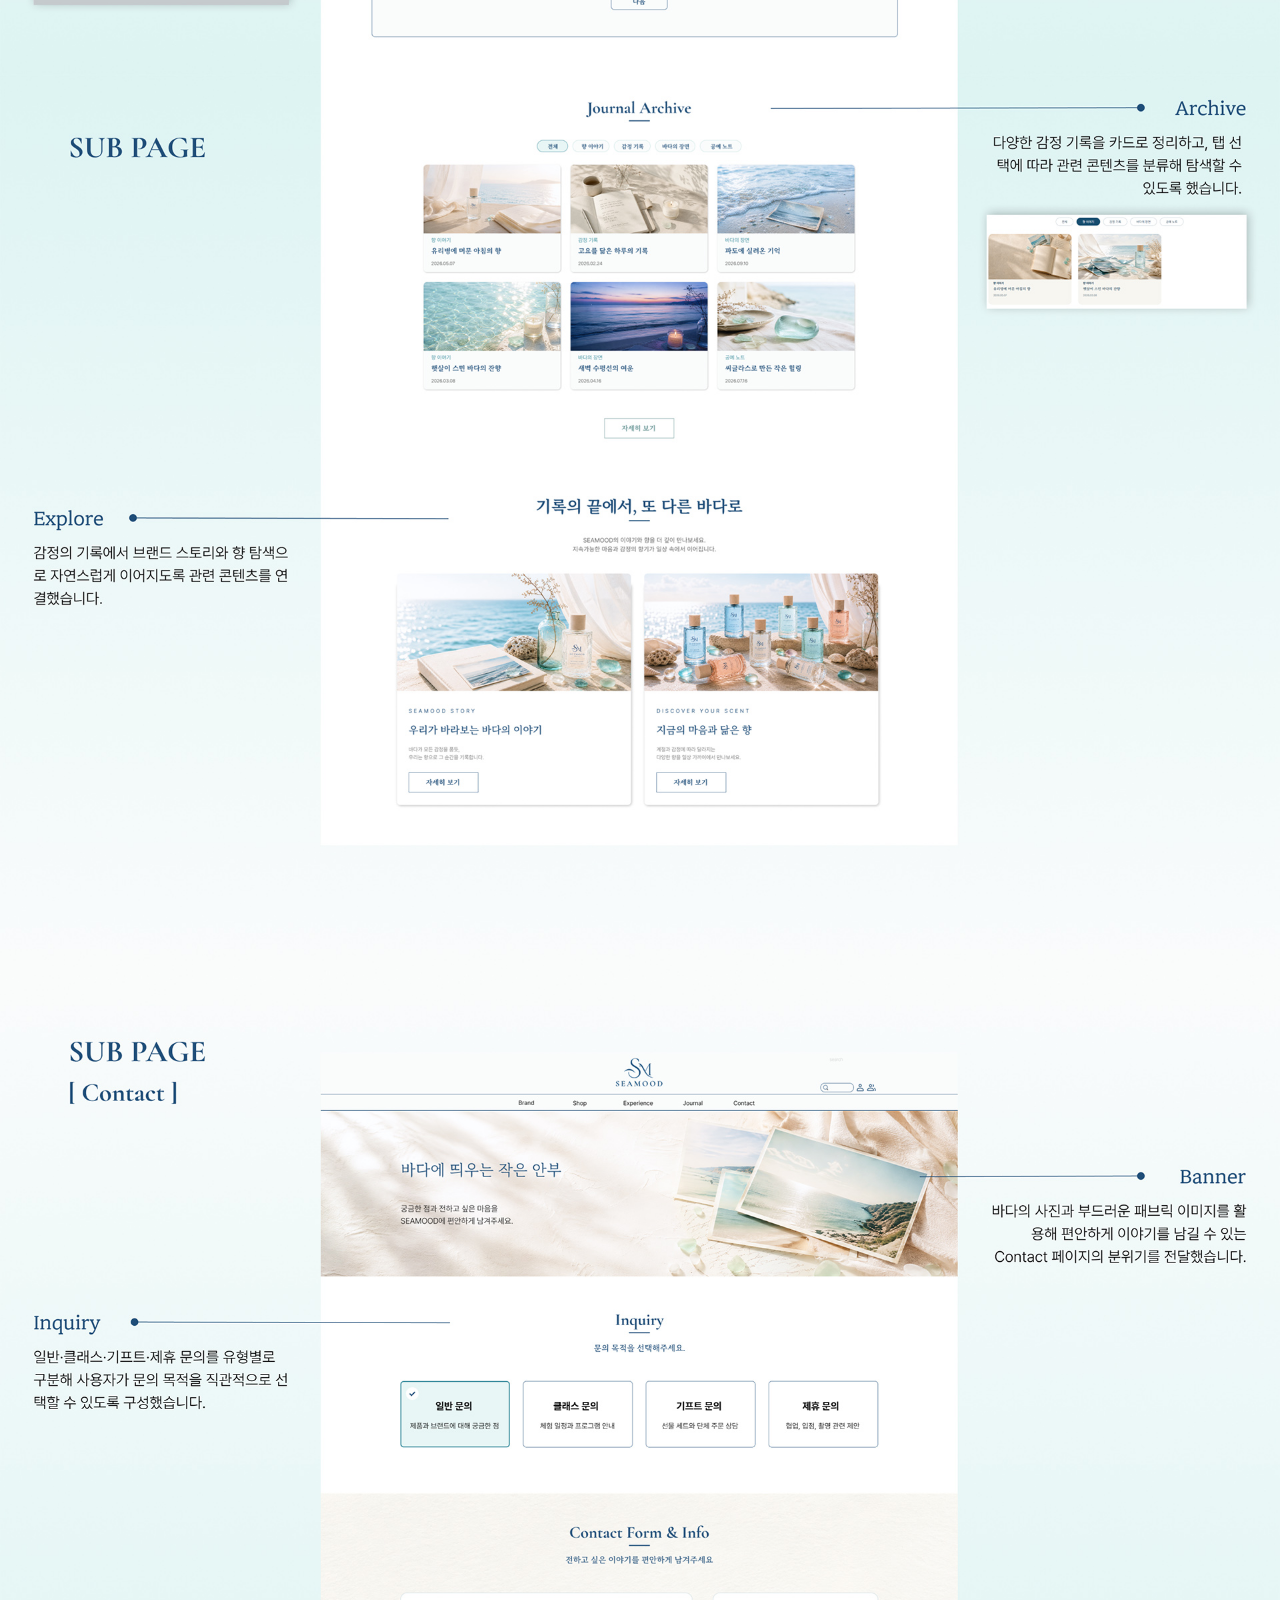
<file: guide/seamood-site/index.html>
<!doctype html>
<html lang="ko">
	<head>
		<meta charset="utf-8">
		<meta http-equiv="X-UA-Compatible" content="IE=edge">
		<meta name="viewport" content="width=1320px">
		<title>SEAMOOD Web Guide</title>
    <link rel="shortcut icon" href="./images/favicon.svg" type="image/x-icon">
		<link href="css/style.css" rel="stylesheet" type="text/css"> 
	</head>
  <body>
    <div>
     <img src="./images/21SEAMOOD_webdesign.jpg" alt="guide">
    </div>
    <div>
     <img src="./images/22SEAMOOD_webdesign.jpg" alt="guide">
    </div>
    <div>
     <img src="./images/23SEAMOOD_webdesignsystem.jpg" alt="guide">
    </div>
    <div>
     <img src="./images/24SEAMOOD_sitemap.jpg" alt="guide">
    </div>
    <div>
     <img src="./images/25SEAMOOD_wireframe.jpg" alt="guide">
    </div>
    <div>
     <img src="./images/26SEAMOOD_output.jpg" alt="guide">
    </div>
    <div>
     <img src="./images/27SEAMOOD_mainpage.jpg" alt="guide">
    </div>
    <div>
     <img src="./images/28SEAMOOD_mainpage.jpg" alt="guide">
    </div>
    <div>
     <img src="./images/29SEAMOOD_mainpage.jpg" alt="guide">
    </div>
    <div>
     <img src="./images/30SEAMOOD_subpage.jpg" alt="guide">
    </div>
    <div>
     <img src="./images/31SEAMOOD_subpage.jpg" alt="guide">
    </div>
    <div>
     <img src="./images/32SEAMOOD_subpage.jpg" alt="guide">
    </div>
    <div>
     <img src="./images/33SEAMOOD_subpage.jpg" alt="guide">
    </div>
    <div>
     <img src="./images/34SEAMOOD_subpage.jpg" alt="guide">
    </div>
    <div>
     <img src="./images/35SEAMOOD_subpage.jpg" alt="guide">
    </div>
    <div>
     <img src="./images/36SEAMOOD_subpage.jpg" alt="guide">
    </div>
    <div>
     <img src="./images/37SEAMOOD_subpage.jpg" alt="guide">
    </div>
    <div>
     <img src="./images/38SEAMOOD_subpage.jpg" alt="guide">
    </div>
	<div class="top fixed">
		<a href="#"><img src="../seamood-site/images/top.png" alt="top"></a>
	</div>
	<div class="fixed2">
		<a href="../../index.html#branding" onclick="window.close()"><img src="images/back.png" alt="back"></a>
	</div>
	<script src="js/jquery-1.12.3.js"></script>
	<script src="js/sub_script.js"></script>
  </body>
</html>
</file>
<file: guide/busan-mockup/css/style.css>
@charset "utf-8";

* {
  margin: 0;
  padding: 0;
}

div img {
  width: 100%;
  display: block;
}

.fixed {
  position: fixed;
  right: 100px;
  bottom: 100px;
}

.fixed:hover {
  opacity: 0.8;
}

.fixed2 {
  position: fixed;
  right: 100px;
  bottom: 40px;
}

.fixed2:hover {
  opacity: 0.8;
}
</file>
<file: guide/busan-project-planning/css/style.css>
@charset "utf-8";

* {
  margin: 0;
  padding: 0;
}

div img {
  width: 100%;
  display: block;
}

.fixed {
  position: fixed;
  right: 100px;
  bottom: 100px;
}

.fixed:hover {
  opacity: 0.8;
}

.fixed2 {
  position: fixed;
  right: 100px;
  bottom: 40px;
}

.fixed2:hover {
  opacity: 0.8;
}
</file>
<file: guide/busan-site/css/style.css>
@charset "utf-8";

* {
  margin: 0;
  padding: 0;
}

div img {
  width: 100%;
  display: block;
}

.fixed {
  position: fixed;
  right: 100px;
  bottom: 100px;
}

.fixed:hover {
  opacity: 0.8;
}

.fixed2 {
  position: fixed;
  right: 100px;
  bottom: 40px;
}

.fixed2:hover {
  opacity: 0.8;
}
</file>
<file: guide/seamood-mockup/css/style.css>
@charset "utf-8";

* {
  margin: 0;
  padding: 0;
}

div img {
  width: 100%;
  display: block;
}

.fixed {
  position: fixed;
  right: 100px;
  bottom: 100px;
}

.fixed:hover {
  opacity: 0.8;
}

.fixed2 {
  position: fixed;
  right: 100px;
  bottom: 40px;
}

.fixed2:hover {
  opacity: 0.8;
}
</file>
<file: guide/seamood-project/css/style.css>
@charset "utf-8";

* {
  margin: 0;
  padding: 0;
}

div img {
  width: 100%;
  display: block;
}

.fixed {
  position: fixed;
  right: 100px;
  bottom: 100px;
}

.fixed:hover {
  opacity: 0.8;
}

.fixed2 {
  position: fixed;
  right: 100px;
  bottom: 40px;
}

.fixed2:hover {
  opacity: 0.8;
}
</file>
<file: guide/seamood-site/css/style.css>
@charset "utf-8";

* {
  margin: 0;
  padding: 0;
}

div img {
  width: 100%;
  display: block;
}

.fixed {
  position: fixed;
  right: 100px;
  bottom: 100px;
}

.fixed:hover {
  opacity: 0.8;
}

.fixed2 {
  position: fixed;
  right: 100px;
  bottom: 40px;
}

.fixed2:hover {
  opacity: 0.8;
}
</file>
